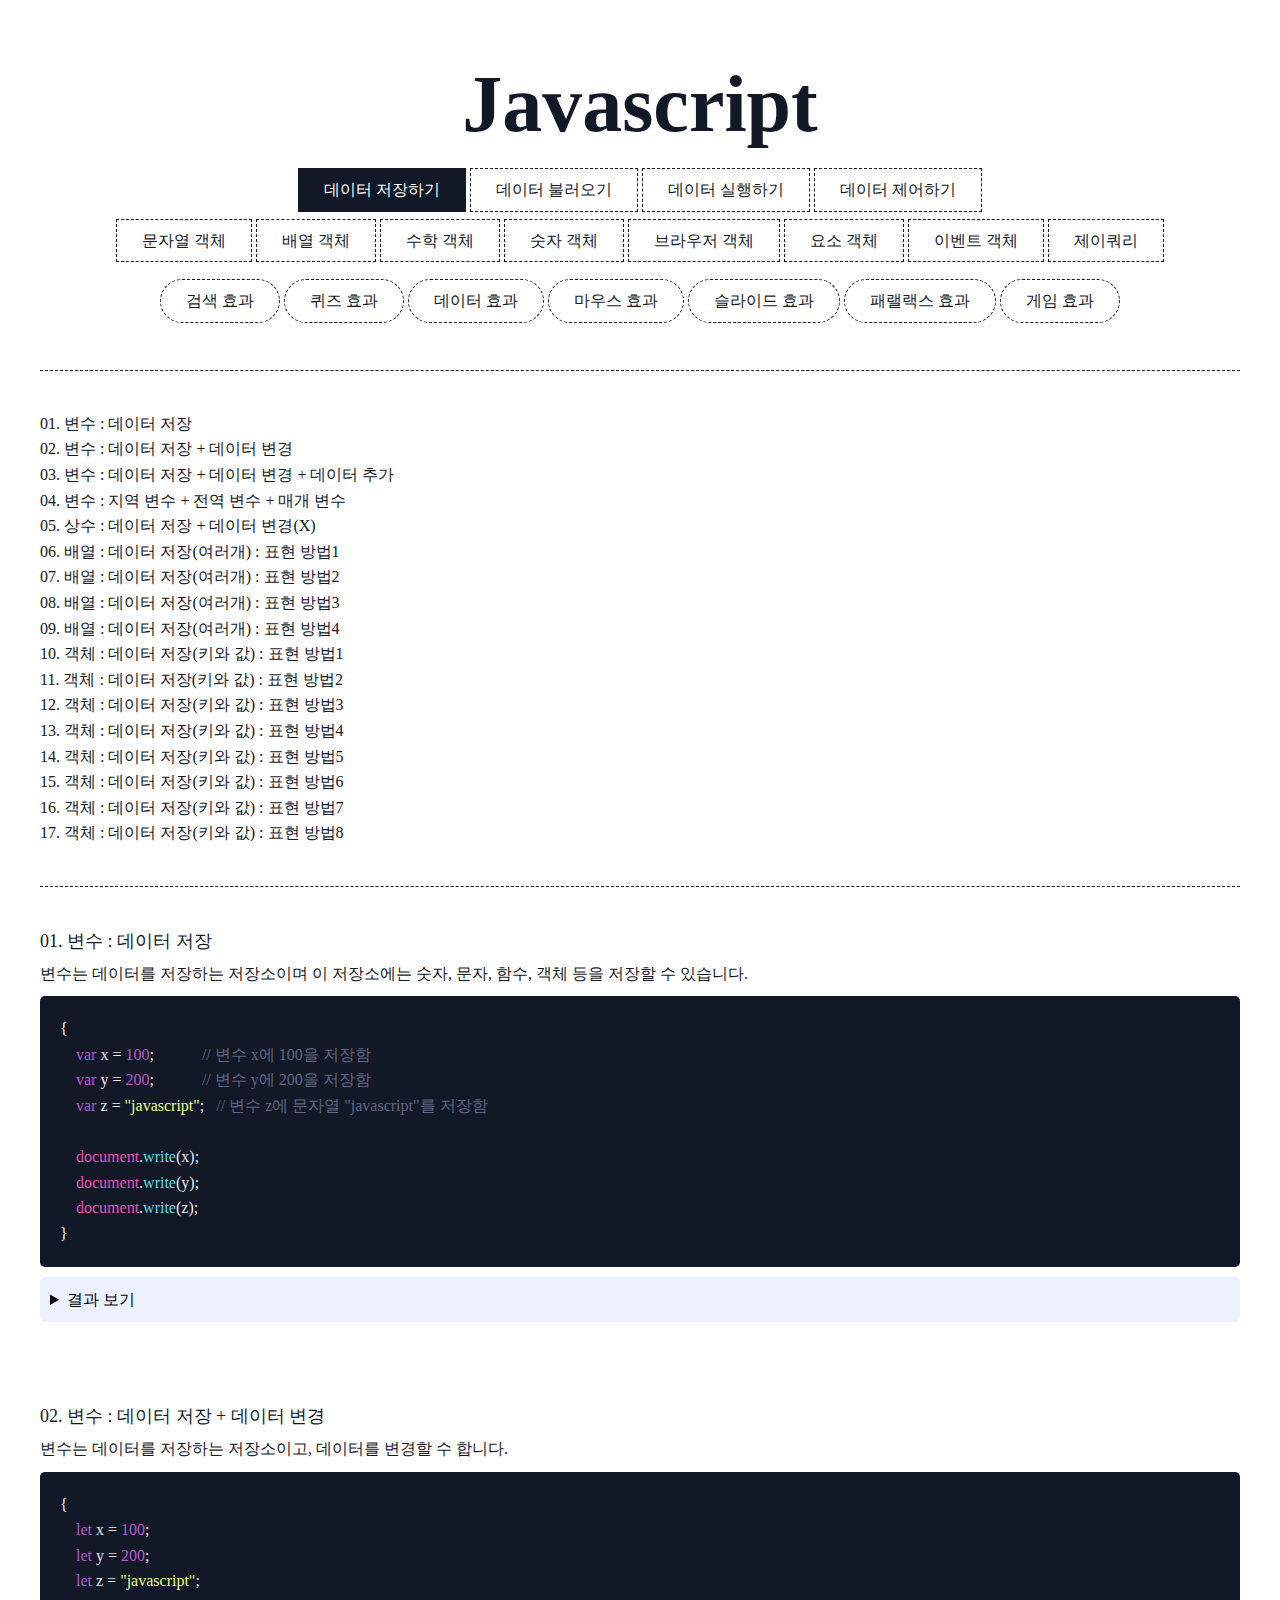
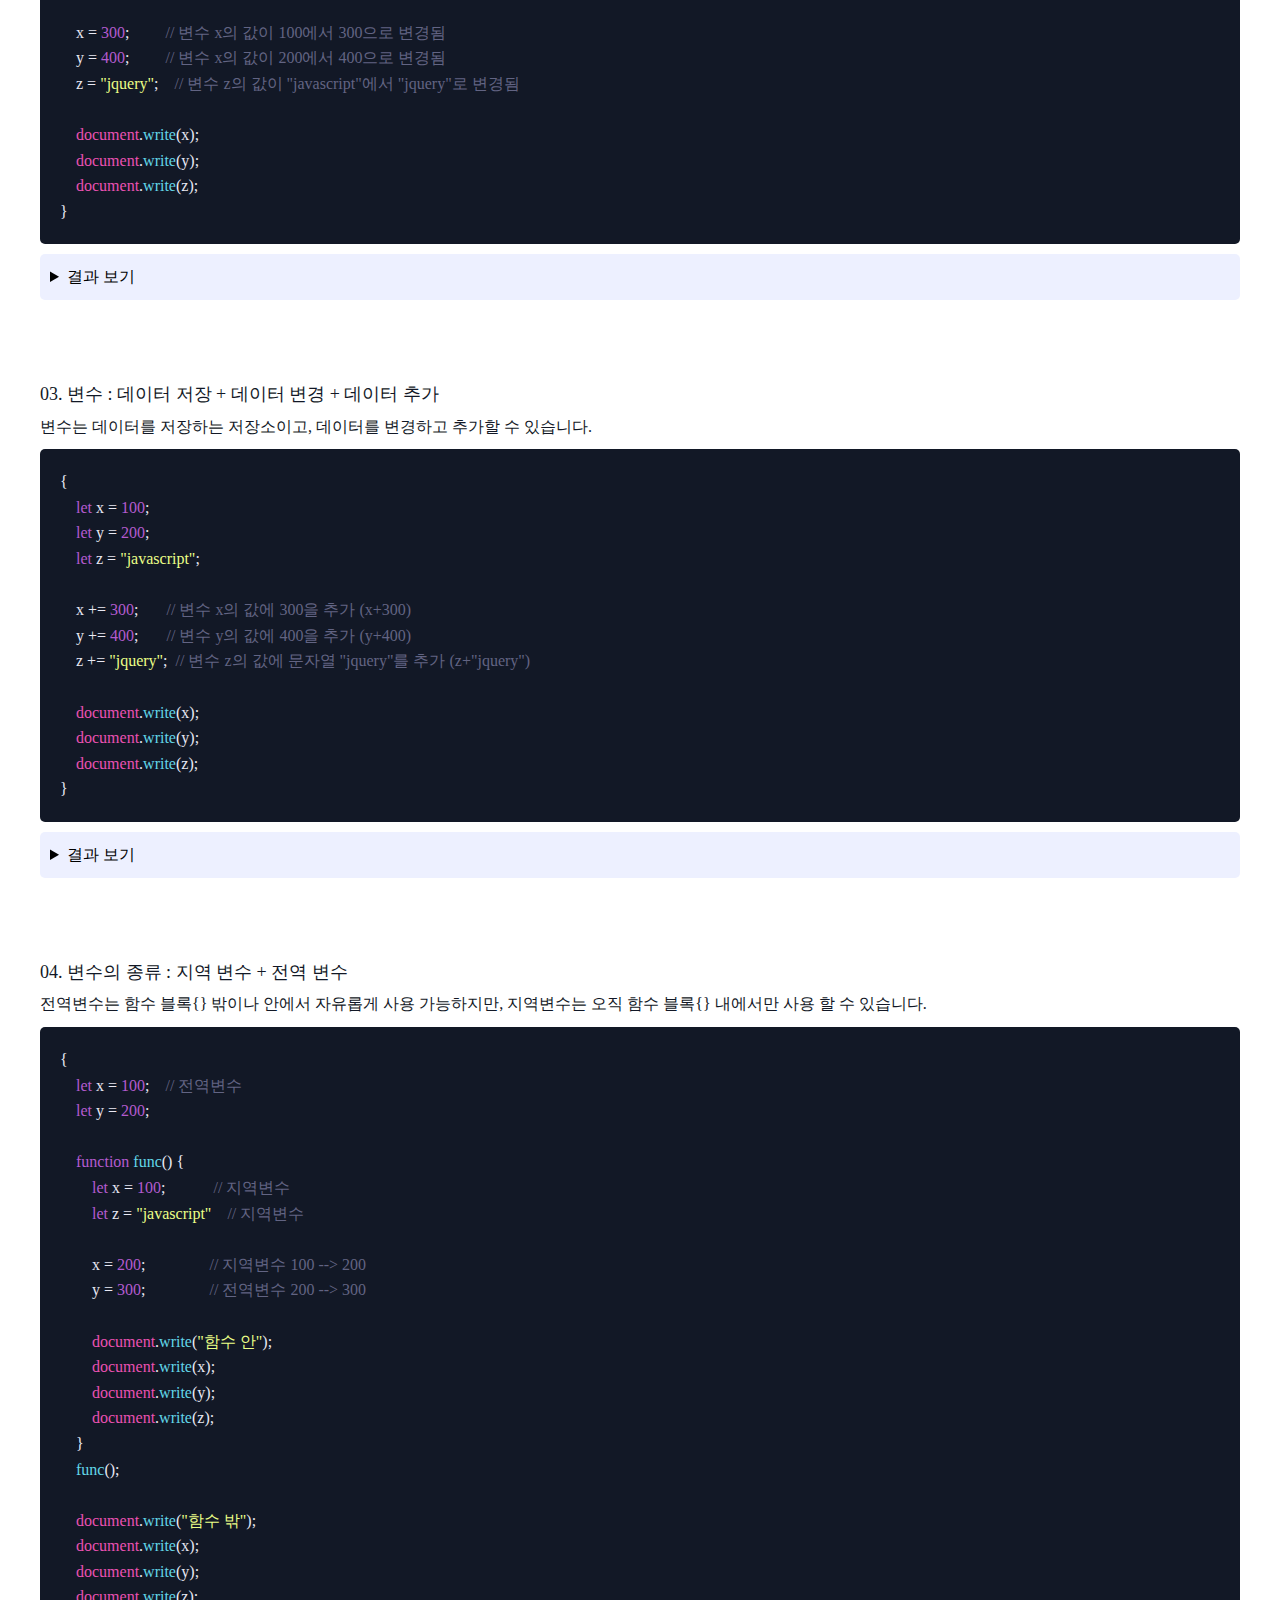
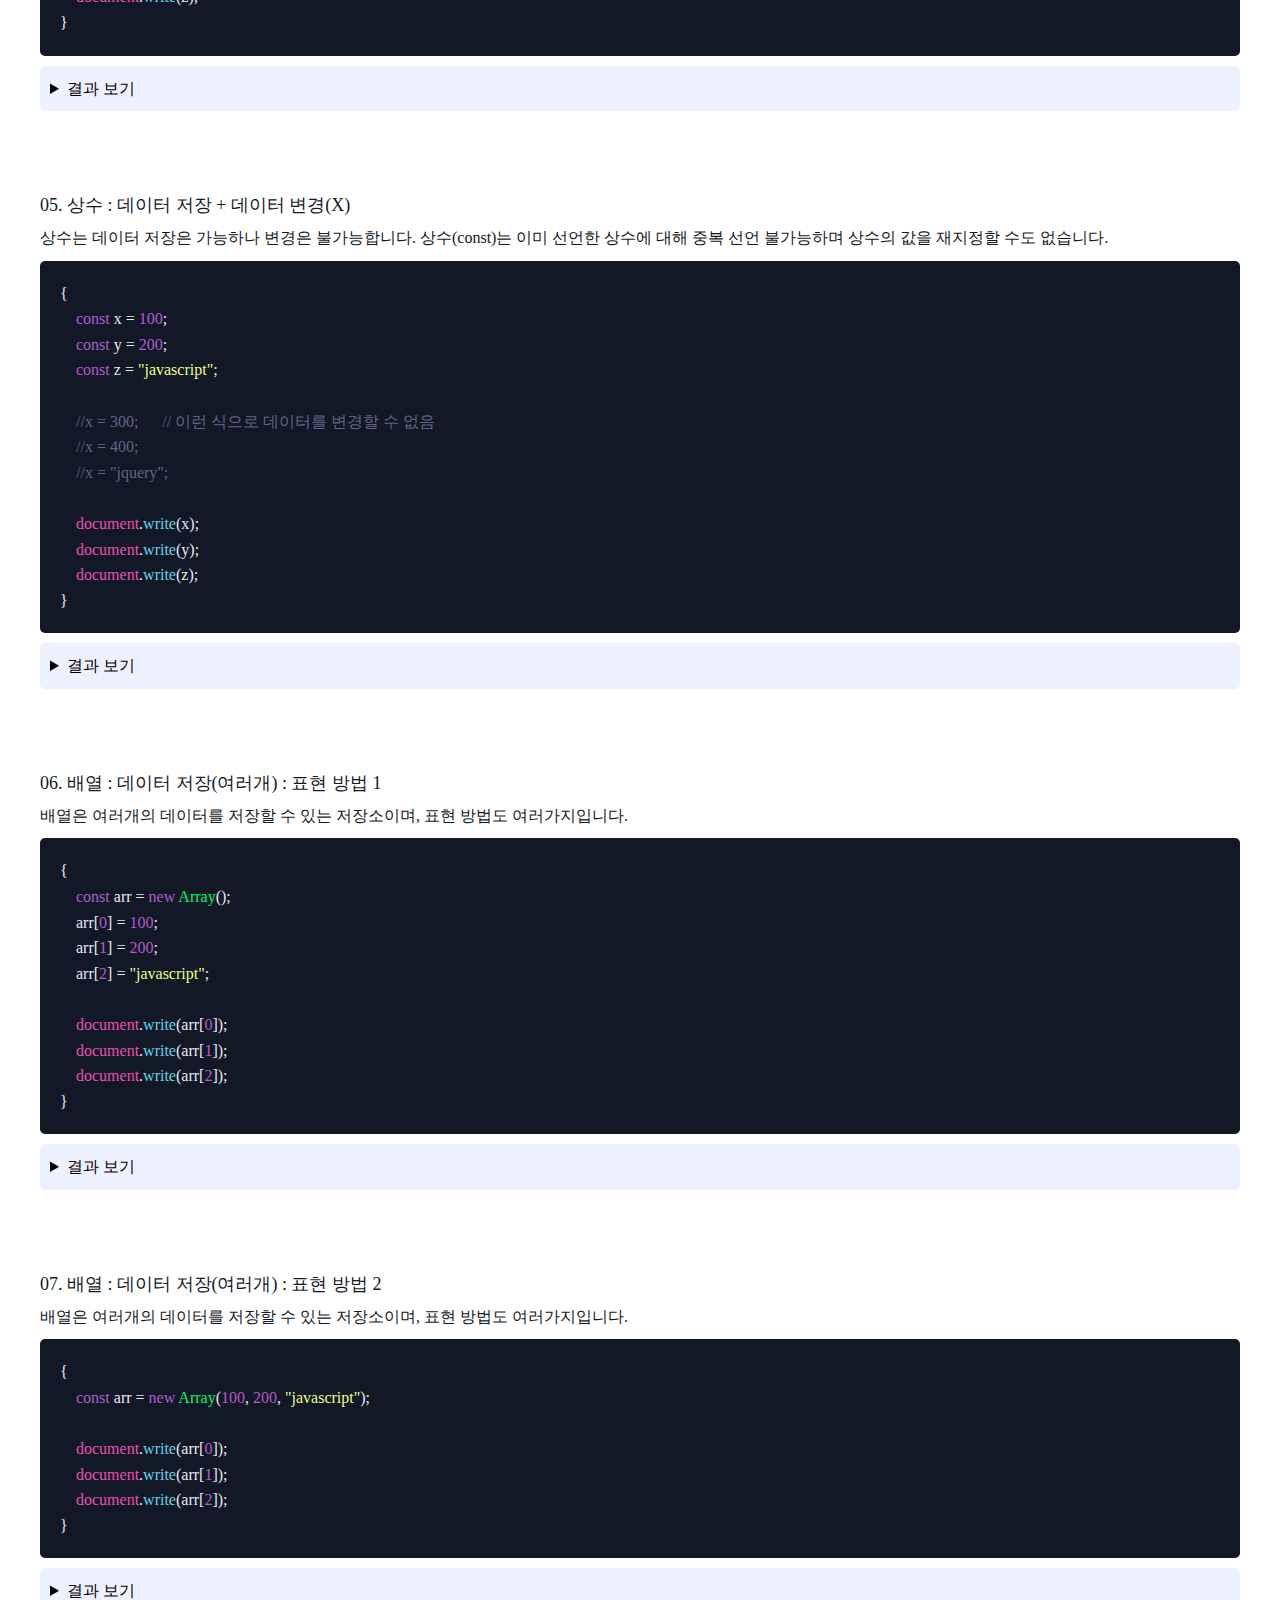
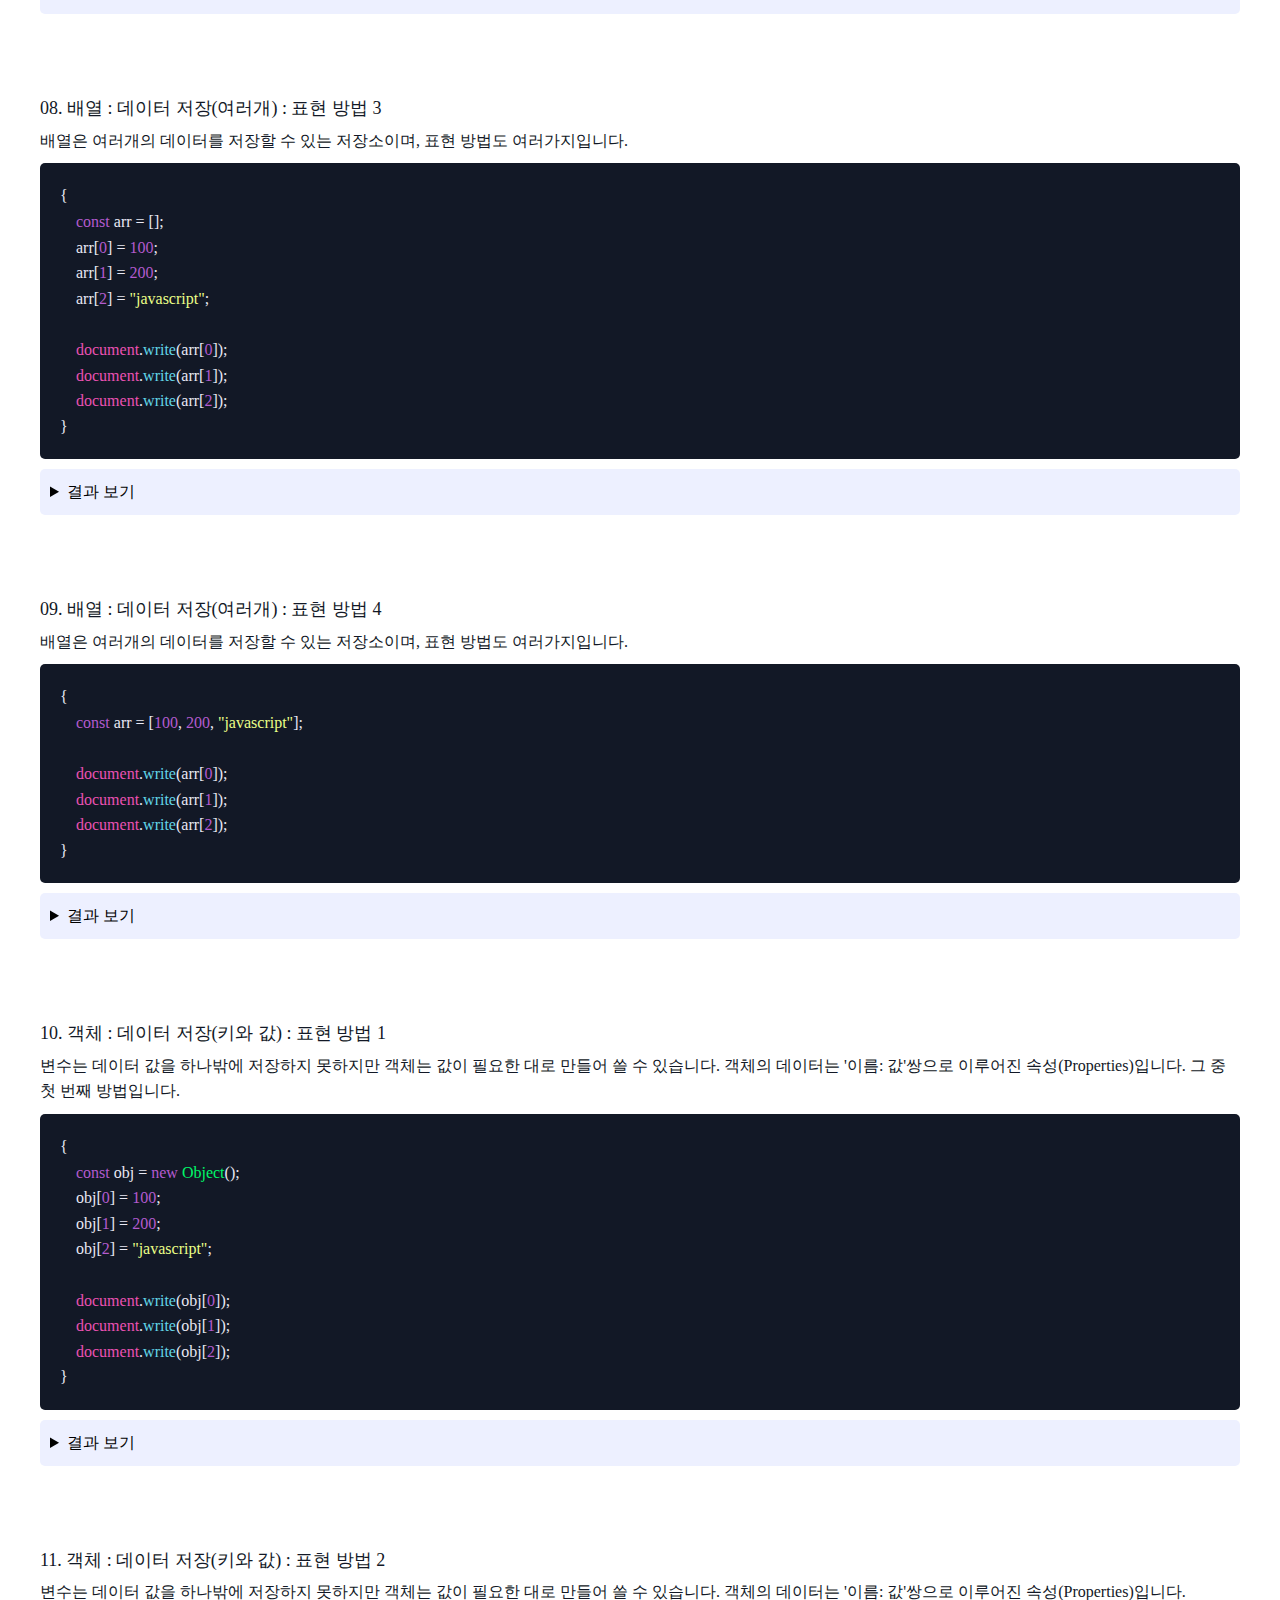
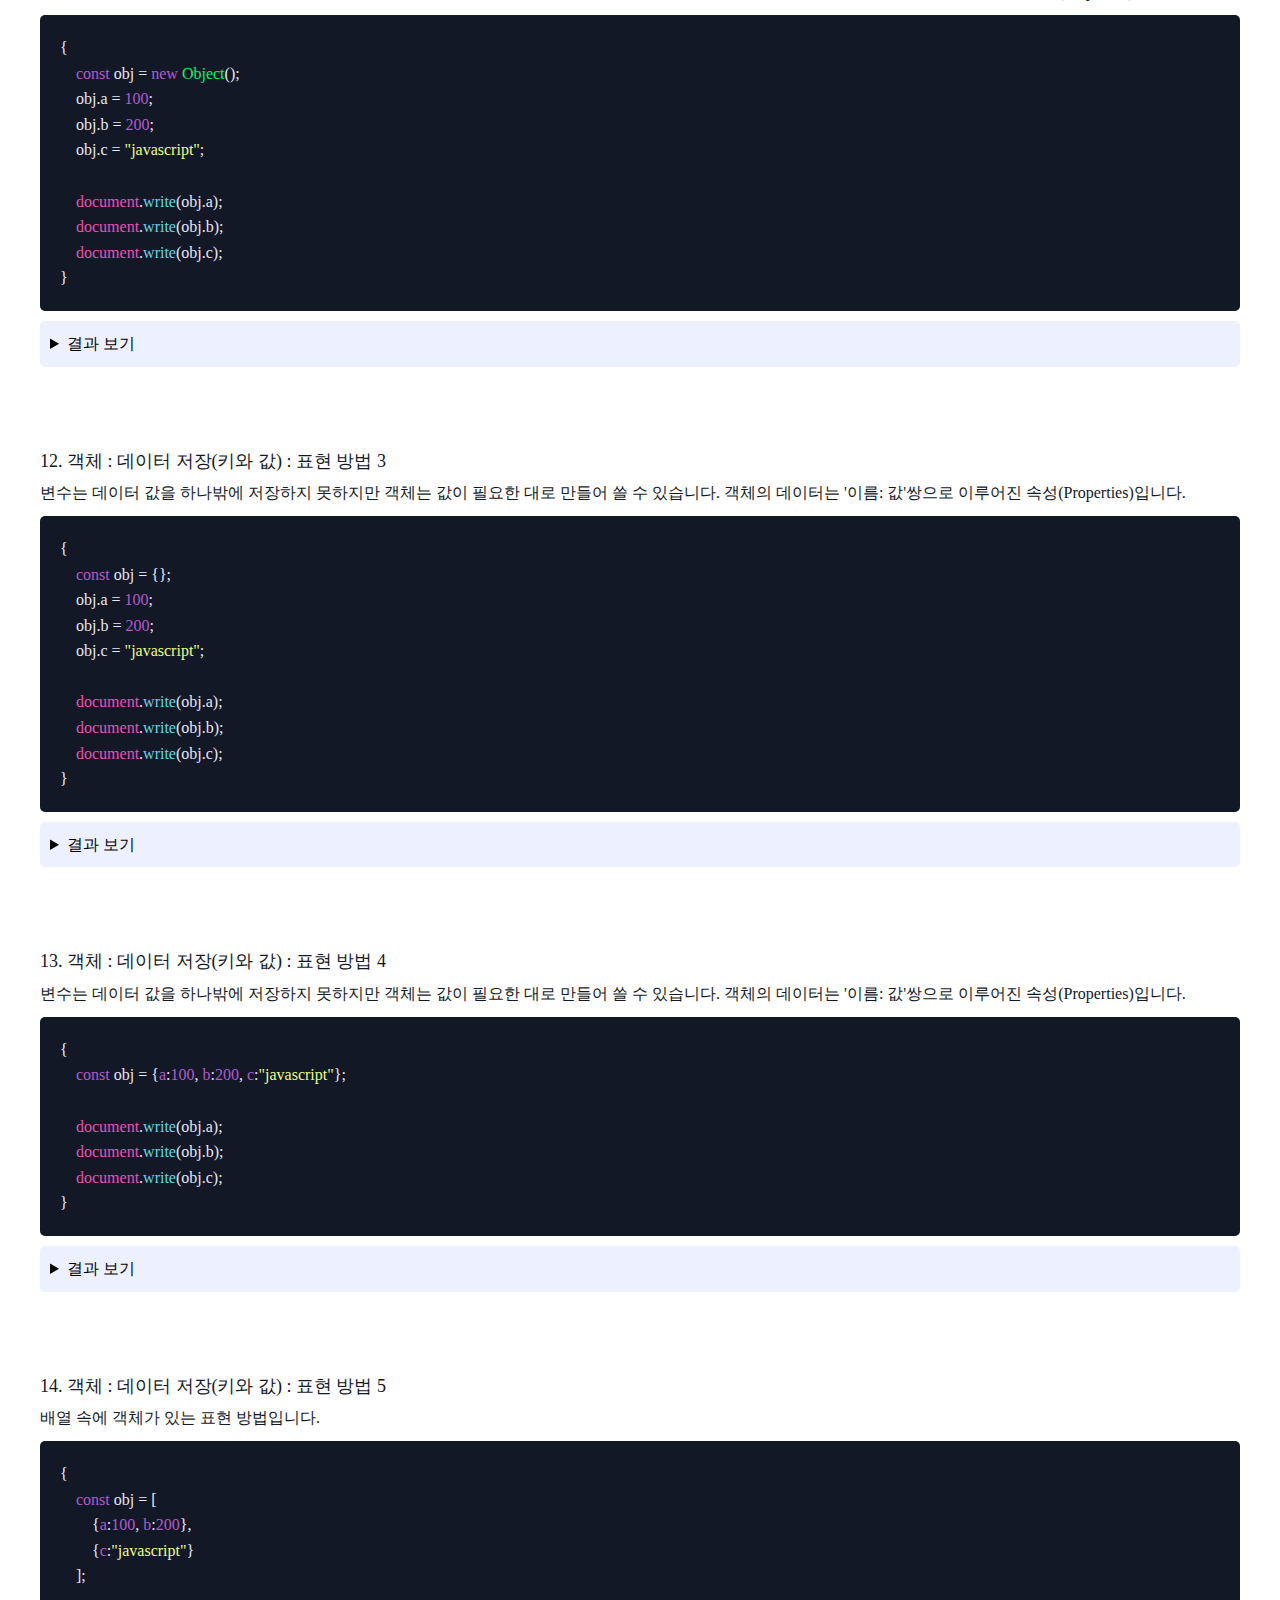
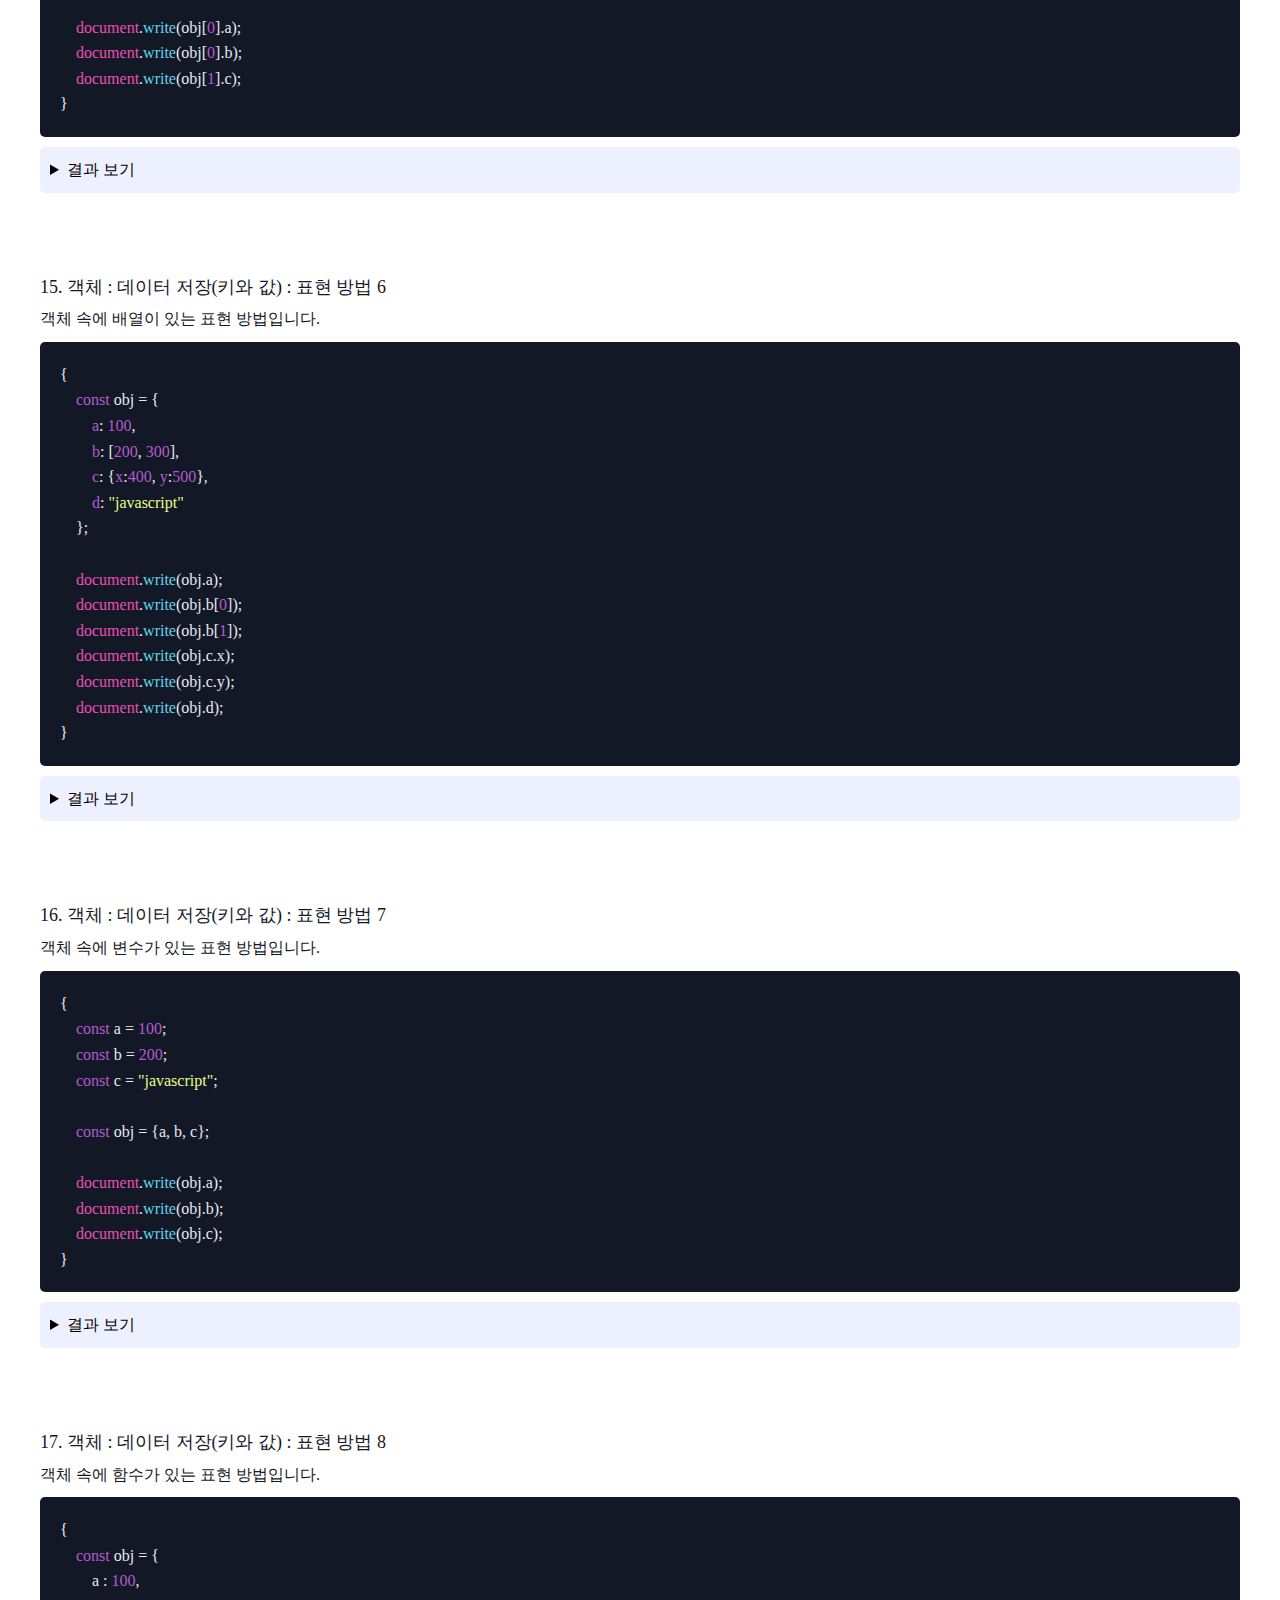
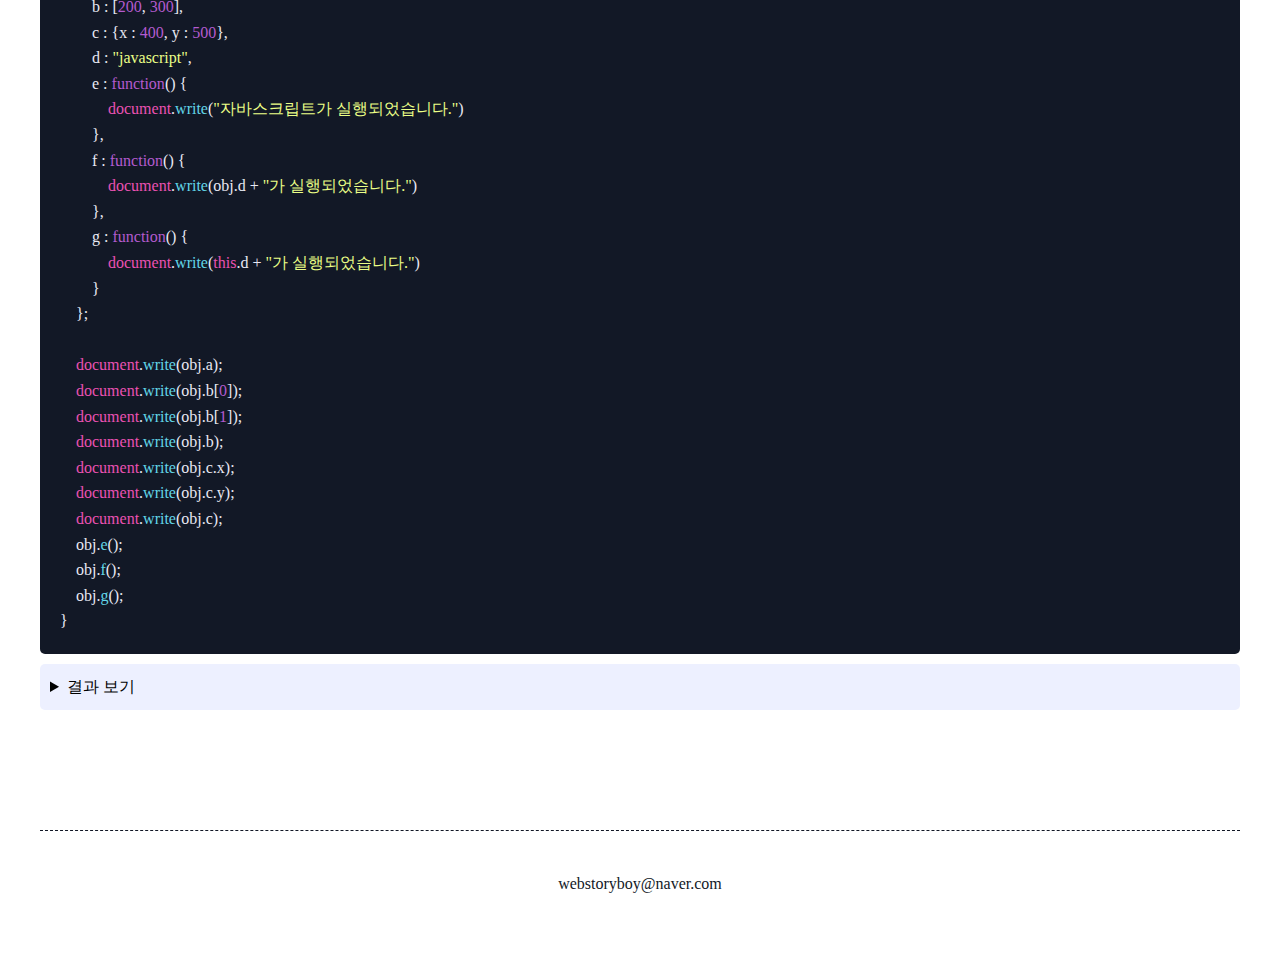
<file: javascript01.html>
<!DOCTYPE html>
<html lang="ko">

<head>
    <meta charset="UTF-8">
    <meta http-equiv="X-UA-Compatible" content="IE=edge">
    <meta name="viewport" content="width=device-width, initial-scale=1.0">
    <title>자바스크립트 : 데이터 저장하기</title>

    <link rel="stylesheet" href="assets/css/style.css">
    <link rel="stylesheet" href="assets/css/dracula.css">
</head>

<body>
    <header id="header">
        <h1><a href="index.html">Javascript</a></h1>
        <nav class="header_nav">
            <ul>
                <li class="active"><a href="javascript01.html">데이터 저장하기</a></li>
                <li><a href="javascript02.html">데이터 불러오기</a></li>
                <li><a href="javascript03.html">데이터 실행하기</a></li>
                <li><a href="javascript04.html">데이터 제어하기</a></li>
            </ul>
            <ul>
                <li><a href="javascript05.html">문자열 객체</a></li>
                <li><a href="javascript06.html">배열 객체</a></li>
                <li><a href="javascript07.html">수학 객체</a></li>
                <li><a href="javascript08.html">숫자 객체</a></li>
                <li><a href="javascript09.html">브라우저 객체</a></li>
                <li><a href="javascript10.html">요소 객체</a></li>
                <li><a href="javascript11.html">이벤트 객체</a></li>
                <li><a href="javascript12.html">제이쿼리</a></li>
            </ul>
            <ul class="effect">
                <li><a href="effect/searchEffect.html">검색 효과</a></li>
                <li><a href="effect/quizEffect.html">퀴즈 효과</a></li>
                <li><a href="effect/dataEffect.html">데이터 효과</a></li>
                <li><a href="effect/mouseEffect.html">마우스 효과</a></li>
                <li><a href="effect/sliderEffect.html">슬라이드 효과</a></li>
                <li><a href="effect/parallaxEffect.html">패랠랙스 효과</a></li>
                <li><a href="effect/gameEffect.html">게임 효과</a></li>
            </ul>
        </nav>
    </header>
    <!-- //header -->

    <main id="main">
        <div class="container">
            <div class="main_menu">
                <ul>
                    <li><a href="#sample01">01. 변수 : 데이터 저장</a></li>
                    <li><a href="#sample02">02. 변수 : 데이터 저장 + 데이터 변경</a></li>
                    <li><a href="#sample03">03. 변수 : 데이터 저장 + 데이터 변경 + 데이터 추가</a></li>
                    <li><a href="#sample04">04. 변수 : 지역 변수 + 전역 변수 + 매개 변수</a></li>
                    <li><a href="#sample05">05. 상수 : 데이터 저장 + 데이터 변경(X)</a></li>
                    <li><a href="#sample06">06. 배열 : 데이터 저장(여러개) : 표현 방법1</a></li>
                    <li><a href="#sample07">07. 배열 : 데이터 저장(여러개) : 표현 방법2</a></li>
                    <li><a href="#sample08">08. 배열 : 데이터 저장(여러개) : 표현 방법3</a></li>
                    <li><a href="#sample09">09. 배열 : 데이터 저장(여러개) : 표현 방법4</a></li>
                    <li><a href="#sample10">10. 객체 : 데이터 저장(키와 값) : 표현 방법1</a></li>
                    <li><a href="#sample11">11. 객체 : 데이터 저장(키와 값) : 표현 방법2</a></li>
                    <li><a href="#sample12">12. 객체 : 데이터 저장(키와 값) : 표현 방법3</a></li>
                    <li><a href="#sample13">13. 객체 : 데이터 저장(키와 값) : 표현 방법4</a></li>
                    <li><a href="#sample14">14. 객체 : 데이터 저장(키와 값) : 표현 방법5</a></li>
                    <li><a href="#sample15">15. 객체 : 데이터 저장(키와 값) : 표현 방법6</a></li>
                    <li><a href="#sample16">16. 객체 : 데이터 저장(키와 값) : 표현 방법7</a></li>
                    <li><a href="#sample17">17. 객체 : 데이터 저장(키와 값) : 표현 방법8</a></li>
                </ul>
            </div>
            <div class="main_sample">
                <div id="sample01" class="sample">
                    <h3>01. 변수 : 데이터 저장</h3>
                    <p>변수는 데이터를 저장하는 저장소이며 이 저장소에는 숫자, 문자, 함수, 객체 등을 저장할 수 있습니다.</p>
                    <div class="script">
                        <pre><code lang="language-js">{
    var x = 100;            // 변수 x에 100을 저장함
    var y = 200;            // 변수 y에 200을 저장함
    var z = "javascript";   // 변수 z에 문자열 "javascript"를 저장함

    document.write(x);
    document.write(y);
    document.write(z);
}
</code></pre>
                    </div>
                    <div class="result">
                        <details>
                            <summary>결과 보기</summary>
                            <div class="sample01_result">
                            </div>
                        </details>
                    </div>
                </div>
                <!-- sample01 -->

                <div id="sample02" class="sample">
                    <h3>02. 변수 : 데이터 저장 + 데이터 변경</h3>
                    <p>
                        변수는 데이터를 저장하는 저장소이고, 데이터를 변경할 수 합니다.
                    </p>
                    <div class="script">
                        <pre><code lang="language-js">{
    let x = 100;
    let y = 200;
    let z = "javascript";

    x = 300;         // 변수 x의 값이 100에서 300으로 변경됨
    y = 400;         // 변수 x의 값이 200에서 400으로 변경됨
    z = "jquery";    // 변수 z의 값이 "javascript"에서 "jquery"로 변경됨

    document.write(x);
    document.write(y);
    document.write(z);
}
</code></pre>
                    </div>
                    <div class="result">
                        <details>
                            <summary>결과 보기</summary>
                            <div class="sample02_result">
                            </div>
                        </details>
                    </div>
                </div>
                <!-- sample02 -->

                <div id="sample03" class="sample">
                    <h3>03. 변수 : 데이터 저장 + 데이터 변경 + 데이터 추가</h3>
                    <p>
                        변수는 데이터를 저장하는 저장소이고, 데이터를 변경하고 추가할 수 있습니다.
                    </p>
                    <div class="script">
                        <pre><code lang="language-js">{
    let x = 100;
    let y = 200;
    let z = "javascript";

    x += 300;       // 변수 x의 값에 300을 추가 (x+300)
    y += 400;       // 변수 y의 값에 400을 추가 (y+400)
    z += "jquery";  // 변수 z의 값에 문자열 "jquery"를 추가 (z+"jquery")

    document.write(x);
    document.write(y);
    document.write(z);
}
</code></pre>
                    </div>
                    <div class="result">
                        <details>
                            <summary>결과 보기</summary>
                            <div class="sample03_result">
                            </div>
                        </details>
                    </div>
                </div>
                <!-- sample03 -->

                <div id="sample04" class="sample">
                    <h3>04. 변수의 종류 : 지역 변수 + 전역 변수</h3>
                    <p>
                        전역변수는 함수 블록{} 밖이나 안에서 자유롭게 사용 가능하지만,
                        지역변수는 오직 함수 블록{} 내에서만 사용 할 수 있습니다.
                    </p>
                    <div class="script">
                        <pre><code lang="language-js">{
    let x = 100;    // 전역변수
    let y = 200;

    function func() {
        let x = 100;            // 지역변수
        let z = "javascript"    // 지역변수

        x = 200;                // 지역변수 100 --> 200
        y = 300;                // 전역변수 200 --> 300

        document.write("함수 안");
        document.write(x);
        document.write(y);
        document.write(z);
    }
    func();

    document.write("함수 밖");
    document.write(x);
    document.write(y);
    document.write(z);
}
</code></pre>
                    </div>
                    <div class="result">
                        <details>
                            <summary>결과 보기</summary>
                            <div class="sample04_result">
                                함수 안<br>
                                200 <br>
                                300 <br>
                                javascript <br><br>

                                함수 밖<br>
                                100 <br>
                                300 <br>
                                undefined
                            </div>
                        </details>
                    </div>
                </div>
                <!-- sample04 -->

                <div id="sample05" class="sample">
                    <h3>05. 상수 : 데이터 저장 + 데이터 변경(X)</h3>
                    <p>
                        상수는 데이터 저장은 가능하나 변경은 불가능합니다.
                        상수(const)는 이미 선언한 상수에 대해 중복 선언 불가능하며
                        상수의 값을 재지정할 수도 없습니다.
                    </p>
                    <div class="script">
                        <pre><code lang="language-js">{
    const x = 100;
    const y = 200;
    const z = "javascript";

    //x = 300;      // 이런 식으로 데이터를 변경할 수 없음
    //x = 400;
    //x = "jquery";
            
    document.write(x);
    document.write(y);
    document.write(z);
}
</code></pre>
                    </div>
                    <div class="result">
                        <details>
                            <summary>결과 보기</summary>
                            <div class="sample05_result">
                            </div>
                        </details>
                    </div>
                </div>
                <!-- sample05 -->

                <div id="sample06" class="sample">
                    <h3>06. 배열 : 데이터 저장(여러개) : 표현 방법 1</h3>
                    <p>
                        배열은 여러개의 데이터를 저장할 수 있는 저장소이며, 표현 방법도 여러가지입니다.
                    </p>
                    <div class="script">
                        <pre><code lang="language-js">{
    const arr = new Array();
    arr[0] = 100;
    arr[1] = 200;
    arr[2] = "javascript";
            
    document.write(arr[0]);
    document.write(arr[1]);
    document.write(arr[2]);
}
</code></pre>
                    </div>
                    <div class="result">
                        <details>
                            <summary>결과 보기</summary>
                            <div class="sample06_result">
                            </div>
                        </details>
                    </div>
                </div>
                <!-- sample06 -->

                <div id="sample07" class="sample">
                    <h3>07. 배열 : 데이터 저장(여러개) : 표현 방법 2</h3>
                    <p>
                        배열은 여러개의 데이터를 저장할 수 있는 저장소이며, 표현 방법도 여러가지입니다.
                    </p>
                    <div class="script">
                        <pre><code lang="language-js">{
    const arr = new Array(100, 200, "javascript");
            
    document.write(arr[0]);
    document.write(arr[1]);
    document.write(arr[2]);
}
</code></pre>
                    </div>
                    <div class="result">
                        <details>
                            <summary>결과 보기</summary>
                            <div class="sample07_result">
                            </div>
                        </details>
                    </div>
                </div>
                <!-- sample07 -->

                <div id="sample08" class="sample">
                    <h3>08. 배열 : 데이터 저장(여러개) : 표현 방법 3</h3>
                    <p>
                        배열은 여러개의 데이터를 저장할 수 있는 저장소이며, 표현 방법도 여러가지입니다.
                    </p>
                    <div class="script">
                        <pre><code lang="language-js">{
    const arr = [];
    arr[0] = 100;
    arr[1] = 200;
    arr[2] = "javascript";
            
    document.write(arr[0]);
    document.write(arr[1]);
    document.write(arr[2]);
}
</code></pre>
                    </div>
                    <div class="result">
                        <details>
                            <summary>결과 보기</summary>
                            <div class="sample08_result">
                            </div>
                        </details>
                    </div>
                </div>
                <!-- sample08 -->

                <div id="sample09" class="sample">
                    <h3>09. 배열 : 데이터 저장(여러개) : 표현 방법 4</h3>
                    <p>
                        배열은 여러개의 데이터를 저장할 수 있는 저장소이며, 표현 방법도 여러가지입니다.
                    </p>
                    <div class="script">
                        <pre><code lang="language-js">{
    const arr = [100, 200, "javascript"];
            
    document.write(arr[0]);
    document.write(arr[1]);
    document.write(arr[2]);
}
</code></pre>
                    </div>
                    <div class="result">
                        <details>
                            <summary>결과 보기</summary>
                            <div class="sample09_result">
                            </div>
                        </details>
                    </div>
                </div>
                <!-- sample09 -->

                <div id="sample10" class="sample">
                    <h3>10. 객체 : 데이터 저장(키와 값) : 표현 방법 1</h3>
                    <p>
                        변수는 데이터 값을 하나밖에 저장하지 못하지만 객체는 값이 필요한 대로 만들어 쓸 수 있습니다.
                        객체의 데이터는 '이름: 값'쌍으로 이루어진 속성(Properties)입니다. 그 중 첫 번째 방법입니다.
                    </p>
                    <div class="script">
                        <pre><code lang="language-js">{
    const obj = new Object();
    obj[0] = 100;
    obj[1] = 200;
    obj[2] = "javascript";

    document.write(obj[0]);
    document.write(obj[1]);
    document.write(obj[2]);
}
</code></pre>
                    </div>
                    <div class="result">
                        <details>
                            <summary>결과 보기</summary>
                            <div class="sample10_result">
                            </div>
                        </details>
                    </div>
                </div>
                <!-- sample10 -->

                <div id="sample11" class="sample">
                    <h3>11. 객체 : 데이터 저장(키와 값) : 표현 방법 2</h3>
                    <p>
                        변수는 데이터 값을 하나밖에 저장하지 못하지만 객체는 값이 필요한 대로 만들어 쓸 수 있습니다.
                        객체의 데이터는 '이름: 값'쌍으로 이루어진 속성(Properties)입니다.
                    </p>
                    <div class="script">
                        <pre><code lang="language-js">{
    const obj = new Object();
    obj.a = 100;
    obj.b = 200;
    obj.c = "javascript";

    document.write(obj.a);
    document.write(obj.b);
    document.write(obj.c);
}
</code></pre>
                    </div>
                    <div class="result">
                        <details>
                            <summary>결과 보기</summary>
                            <div class="sample11_result">
                            </div>
                        </details>
                    </div>
                </div>
                <!-- sample11 -->

                <div id="sample12" class="sample">
                    <h3>12. 객체 : 데이터 저장(키와 값) : 표현 방법 3</h3>
                    <p>
                        변수는 데이터 값을 하나밖에 저장하지 못하지만 객체는 값이 필요한 대로 만들어 쓸 수 있습니다.
                        객체의 데이터는 '이름: 값'쌍으로 이루어진 속성(Properties)입니다.
                    </p>
                    <div class="script">
                        <pre><code lang="language-js">{
    const obj = {};
    obj.a = 100;
    obj.b = 200;
    obj.c = "javascript";

    document.write(obj.a);
    document.write(obj.b);
    document.write(obj.c);
}
</code></pre>
                    </div>
                    <div class="result">
                        <details>
                            <summary>결과 보기</summary>
                            <div class="sample12_result">
                            </div>
                        </details>
                    </div>
                </div>
                <!-- sample12 -->

                <div id="sample13" class="sample">
                    <h3>13. 객체 : 데이터 저장(키와 값) : 표현 방법 4</h3>
                    <p>
                        변수는 데이터 값을 하나밖에 저장하지 못하지만 객체는 값이 필요한 대로 만들어 쓸 수 있습니다.
                        객체의 데이터는 '이름: 값'쌍으로 이루어진 속성(Properties)입니다.
                    </p>
                    <div class="script">
                        <pre><code lang="language-js">{
    const obj = {a:100, b:200, c:"javascript"};

    document.write(obj.a);
    document.write(obj.b);
    document.write(obj.c);
}
</code></pre>
                    </div>
                    <div class="result">
                        <details>
                            <summary>결과 보기</summary>
                            <div class="sample13_result">
                            </div>
                        </details>
                    </div>
                </div>
                <!-- sample13 -->

                <div id="sample14" class="sample">
                    <h3>14. 객체 : 데이터 저장(키와 값) : 표현 방법 5</h3>
                    <p>
                        배열 속에 객체가 있는 표현 방법입니다.
                    </p>
                    <div class="script">
                        <pre><code lang="language-js">{
    const obj = [
        {a:100, b:200}, 
        {c:"javascript"}
    ];

    document.write(obj[0].a);
    document.write(obj[0].b);
    document.write(obj[1].c);
}
</code></pre>
                    </div>
                    <div class="result">
                        <details>
                            <summary>결과 보기</summary>
                            <div class="sample14_result">
                            </div>
                        </details>
                    </div>
                </div>
                <!-- sample14 -->

                <div id="sample15" class="sample">
                    <h3>15. 객체 : 데이터 저장(키와 값) : 표현 방법 6</h3>
                    <p>
                        객체 속에 배열이 있는 표현 방법입니다.
                    </p>
                    <div class="script">
                        <pre><code lang="language-js">{
    const obj = {
        a: 100,
        b: [200, 300],
        c: {x:400, y:500},
        d: "javascript"
    };

    document.write(obj.a);
    document.write(obj.b[0]);
    document.write(obj.b[1]);
    document.write(obj.c.x);
    document.write(obj.c.y);
    document.write(obj.d);
}
</code></pre>
                    </div>
                    <div class="result">
                        <details>
                            <summary>결과 보기</summary>
                            <div class="sample15_result">
                            </div>
                        </details>
                    </div>
                </div>
                <!-- sample15 -->

                <div id="sample16" class="sample">
                    <h3>16. 객체 : 데이터 저장(키와 값) : 표현 방법 7</h3>
                    <p>
                        객체 속에 변수가 있는 표현 방법입니다.
                    </p>
                    <div class="script">
                        <pre><code lang="language-js">{
    const a = 100;
    const b = 200;
    const c = "javascript";

    const obj = {a, b, c};

    document.write(obj.a);
    document.write(obj.b);
    document.write(obj.c);
}
</code></pre>
                    </div>
                    <div class="result">
                        <details>
                            <summary>결과 보기</summary>
                            <div class="sample16_result">
                            </div>
                        </details>
                    </div>
                </div>
                <!-- sample16 -->

                <div id="sample17" class="sample">
                    <h3>17. 객체 : 데이터 저장(키와 값) : 표현 방법 8</h3>
                    <p>
                        객체 속에 함수가 있는 표현 방법입니다.
                    </p>
                    <div class="script">
                        <pre><code lang="language-js">{
    const obj = {
        a : 100, 
        b : [200, 300],
        c : {x : 400, y : 500},
        d : "javascript", 
        e : function() {
            document.write("자바스크립트가 실행되었습니다.")
        }, 
        f : function() {
            document.write(obj.d + "가 실행되었습니다.")
        }, 
        g : function() {
            document.write(this.d + "가 실행되었습니다.")
        }
    };

    document.write(obj.a);
    document.write(obj.b[0]);
    document.write(obj.b[1]);
    document.write(obj.b);
    document.write(obj.c.x);
    document.write(obj.c.y);
    document.write(obj.c);
    obj.e();
    obj.f();
    obj.g();
}
</code></pre>
                    </div>
                    <div class="result">
                        <details>
                            <summary>결과 보기</summary>
                            <div class="sample17_result">
                                100<br>
                                200<br>
                                300<br>
                                200,300<br>
                                400<br>
                                500<br>
                                [object Object]<br>
                                자바스크립트가 실행되었습니다.<br>
                                javascript가 실행되었습니다.<br>
                                javascript가 실행되었습니다.
                            </div>
                        </details>
                    </div>
                </div>
                <!-- sample17 -->

            </div>
            <!-- // main_sample -->
        </div>
    </main>
    <!-- //main -->

    <footer id="footer">
        <a href="mailto:webstoryboy@naver.com">webstoryboy@naver.com</a>
    </footer>
    <!-- //footer -->

    <script src="assets/js/highlight.min.js"></script>
    <script>
        hljs.highlightAll();
    </script>
    <script>
        // 01
        {
            var x = 100;    // 변수 x에 100을 저장함
            var y = 200;    // 변수 y에 200을 저장함
            var z = "javascript";   // 변수 z에 문자열 "javascript"를 저장함

            //document.write(x);
            //document.write(y);
            //document.write(z);

            document.querySelector(".sample01_result").innerHTML = x + "<br>" + y + "<br>" + z;
        }

        // 02
        {
            let x = 100;
            let y = 200;
            let z = "javascript";

            x = 300;    // 변수 x의 값이 100에서 300으로 변경됨
            y = 400;    // 변수 x의 값이 200에서 400으로 변경됨
            z = "jquery";    // 변수 z의 값이 "javascript"에서 "jquery"로 변경됨

            //document.write(x);
            //document.write(y);
            //document.write(z);

            document.querySelector(".sample02_result").innerHTML = x + "<br>" + y + "<br>" + z;
        }

        // 03
        {
            let x = 100;
            let y = 200;
            let z = "javascript";

            x += 300;       // 변수 x의 값에 300을 추가 (x+300)
            y += 400;       // 변수 y의 값에 400을 추가 (y+400)
            z += "jquery";  // 변수 z의 값에 문자열 "jquery"를 추가 (z+"jquery")

            //document.write(x);
            //document.write(y);
            //document.write(z);

            document.querySelector(".sample03_result").innerHTML = x + "<br>" + y + "<br>" + z;
        }

        // 04
        {
            let x1 = 100;    // 전역변수
            let y1 = 200;

            function func() {
                let x1 = 100;            // 지역변수
                let z1 = "javascript"    // 지역변수

                x1 = 200;                // 지역변수 100 --> 200
                y1 = 300;                // 전역변수 200 --> 300

                // document.write("함수 안<br>");
                // document.write(x1, "<br>");
                // document.write(y1, "<br>");
                // document.write(z1, "<br>");
            }
            func();

            // document.write("<br>함수 밖<br>");
            // document.write(x1, "<br>");
            // document.write(y1, "<br>");
            // document.write(z1); // undifined // null
        }

        // 05 
        {
            const x = 100;
            const y = 200;
            const z = "javascript";

            //x = 300;      // 변경할 수 없음
            //x = 400;
            //x = "jquery";

            // document.write(arr[0]);
            // document.write(arr[1]);
            // document.write(arr[2]);

            document.querySelector(".sample05_result").innerHTML = x + "<br>" + y + "<br>" + z;
        }

        // 06
        {
            const arr = new Array();
            arr[0] = 100;
            arr[1] = 200;
            arr[2] = "javascript";

            // document.write(arr[0]);
            // document.write(arr[1]);
            // document.write(arr[2]);

            document.querySelector(".sample06_result").innerHTML = arr[0] + "<br>" + arr[1] + "<br>" + arr[2];
        }

        // 07
        {
            const arr = new Array(100, 200, "javascript");

            // document.write(arr[0]);
            // document.write(arr[1]);
            // document.write(arr[2]);

            document.querySelector(".sample07_result").innerHTML = arr[0] + "<br>" + arr[1] + "<br>" + arr[2];
        }

        // 08
        {
            const arr = [];
            arr[0] = 100;
            arr[1] = 200;
            arr[2] = "javascript";

            // document.write(arr[0]);
            // document.write(arr[1]);
            // document.write(arr[2]);

            document.querySelector(".sample08_result").innerHTML = arr[0] + "<br>" + arr[1] + "<br>" + arr[2];
        }

        // 09
        {
            const arr = [100, 200, "javascript"];

            // document.write(arr[0]);
            // document.write(arr[1]);
            // document.write(arr[2]);

            document.querySelector(".sample09_result").innerHTML = arr[0] + "<br>" + arr[1] + "<br>" + arr[2];
        }

        // 10
        {
            const obj = new Object();
            obj[0] = 100;
            obj[1] = 200;
            obj[2] = "javascript";

            // document.write(obj[0]);
            // document.write(obj[1]);
            // document.write(obj[2]);

            document.querySelector(".sample10_result").innerHTML = obj[0] + "<br>" + obj[1] + "<br>" + obj[2];
        }

        // 11
        {
            const obj = new Object();
            obj.a = 100;
            obj.b = 200;
            obj.c = "javascript";

            // document.write(obj.a);
            // document.write(obj.b);
            // document.write(obj.c);

            document.querySelector(".sample11_result").innerHTML = obj.a + "<br>" + obj.b + "<br>" + obj.c;
        }

        // 12
        {
            const obj = {};
            obj.a = 100;
            obj.b = 200;
            obj.c = "javascript";

            // document.write(obj.a);
            // document.write(obj.b);
            // document.write(obj.c);

            document.querySelector(".sample12_result").innerHTML = obj.a + "<br>" + obj.b + "<br>" + obj.c;
        }

        // 13
        {
            const obj = { a: 100, b: 200, c: "javascript" };

            // document.write(obj.a);
            // document.write(obj.b);
            // document.write(obj.c);

            document.querySelector(".sample13_result").innerHTML = obj.a + "<br>" + obj.b + "<br>" + obj.c;
        }

        // 14 객체 : 배열 속의 객체
        {
            const obj = [
                { a: 100, b: 200 },
                { c: "javascript" }
            ];

            // document.write(obj[0].a);
            // document.write(obj[0].b);
            // document.write(obj[1].c);

            document.querySelector(".sample14_result").innerHTML = obj[0].a + "<br>" + obj[0].b + "<br>" + obj[1].c;
        }

        // 15 객체 : 객체 속의 배열
        {
            const obj = {
                a: 100,
                b: [200, 300],
                c: { x: 400, y: 500 },
                d: "javascript"
            };

            // document.write(obj.a);
            // document.write(obj.b[0]);
            // document.write(obj.b[1]);
            // document.write(obj.c.x);
            // document.write(obj.c.y);
            // document.write(obj.d);

            document.querySelector(".sample15_result").innerHTML = obj.a + "<br>" + obj.b[0] + "<br>" + obj.b[1] + "<br>" + obj.c.x + "<br>" + obj.c.y + "<br>" + obj.d;
        }

        // 16 객체 : 객체 속의 변수
        {
            const a = 100;
            const b = 200;
            const c = "javascript";

            const obj = { a, b, c };

            // document.write(obj.a);
            // document.write(obj.b);
            // document.write(obj.c);

            document.querySelector(".sample16_result").innerHTML = obj.a + "<br>" + obj.b + "<br>" + obj.c;
        }

        // 17 객체 : 객체 속의 함수
        {
            const obj = {
                a: 100,
                b: [200, 300],
                c: { x: 400, y: 500 },
                d: "javascript",
                e: function () {
                    document.write("자바스크립트가 실행되었습니다.")
                },
                f: function () {
                    document.write(obj.d + "가 실행되었습니다.")
                },
                g: function () {
                    document.write(this.d + "가 실행되었습니다.")
                }
            };

            // document.write(obj.a);
            // document.write(obj.b[0]);
            // document.write(obj.b[1]);
            // document.write(obj.b);
            // document.write(obj.c.x);
            // document.write(obj.c.y);
            // document.write(obj.c);
            // obj.e();
            // obj.f();
            // obj.g();
        }
    </script>
</body>

</html>
</file>
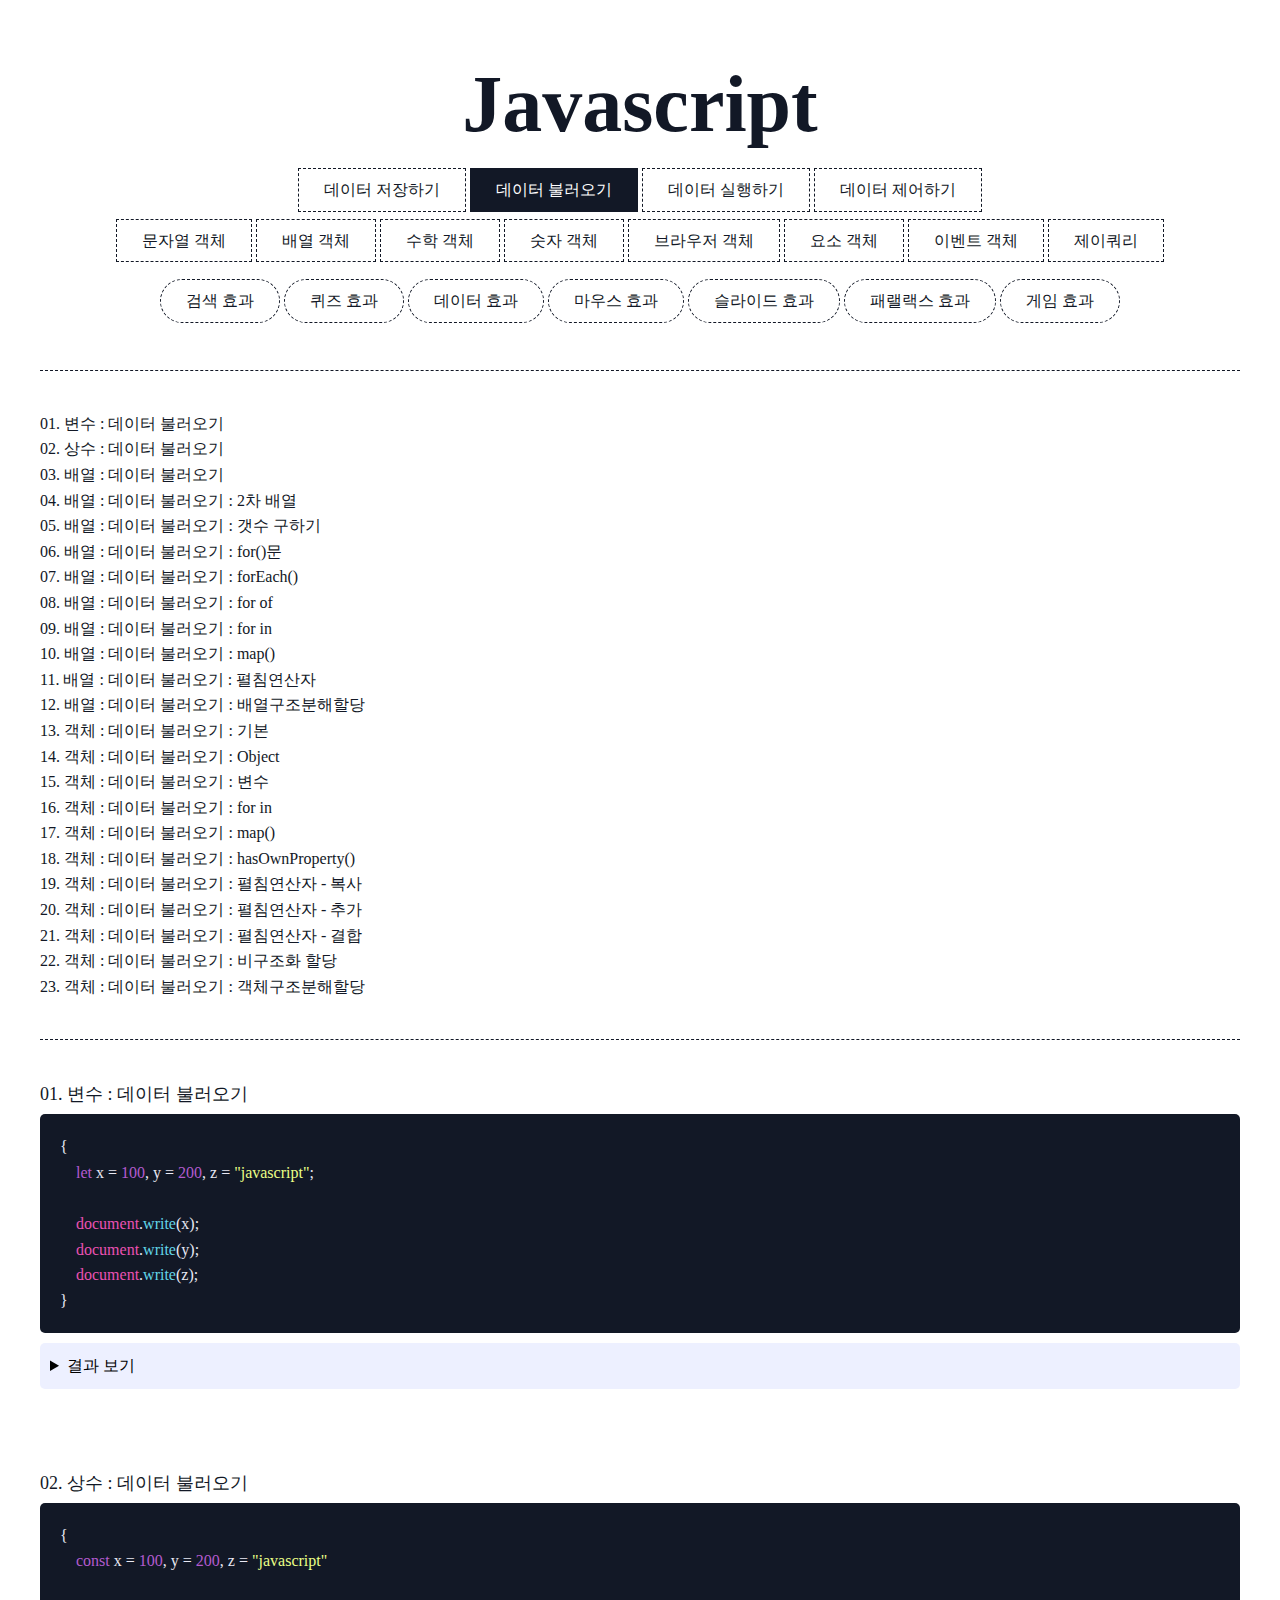
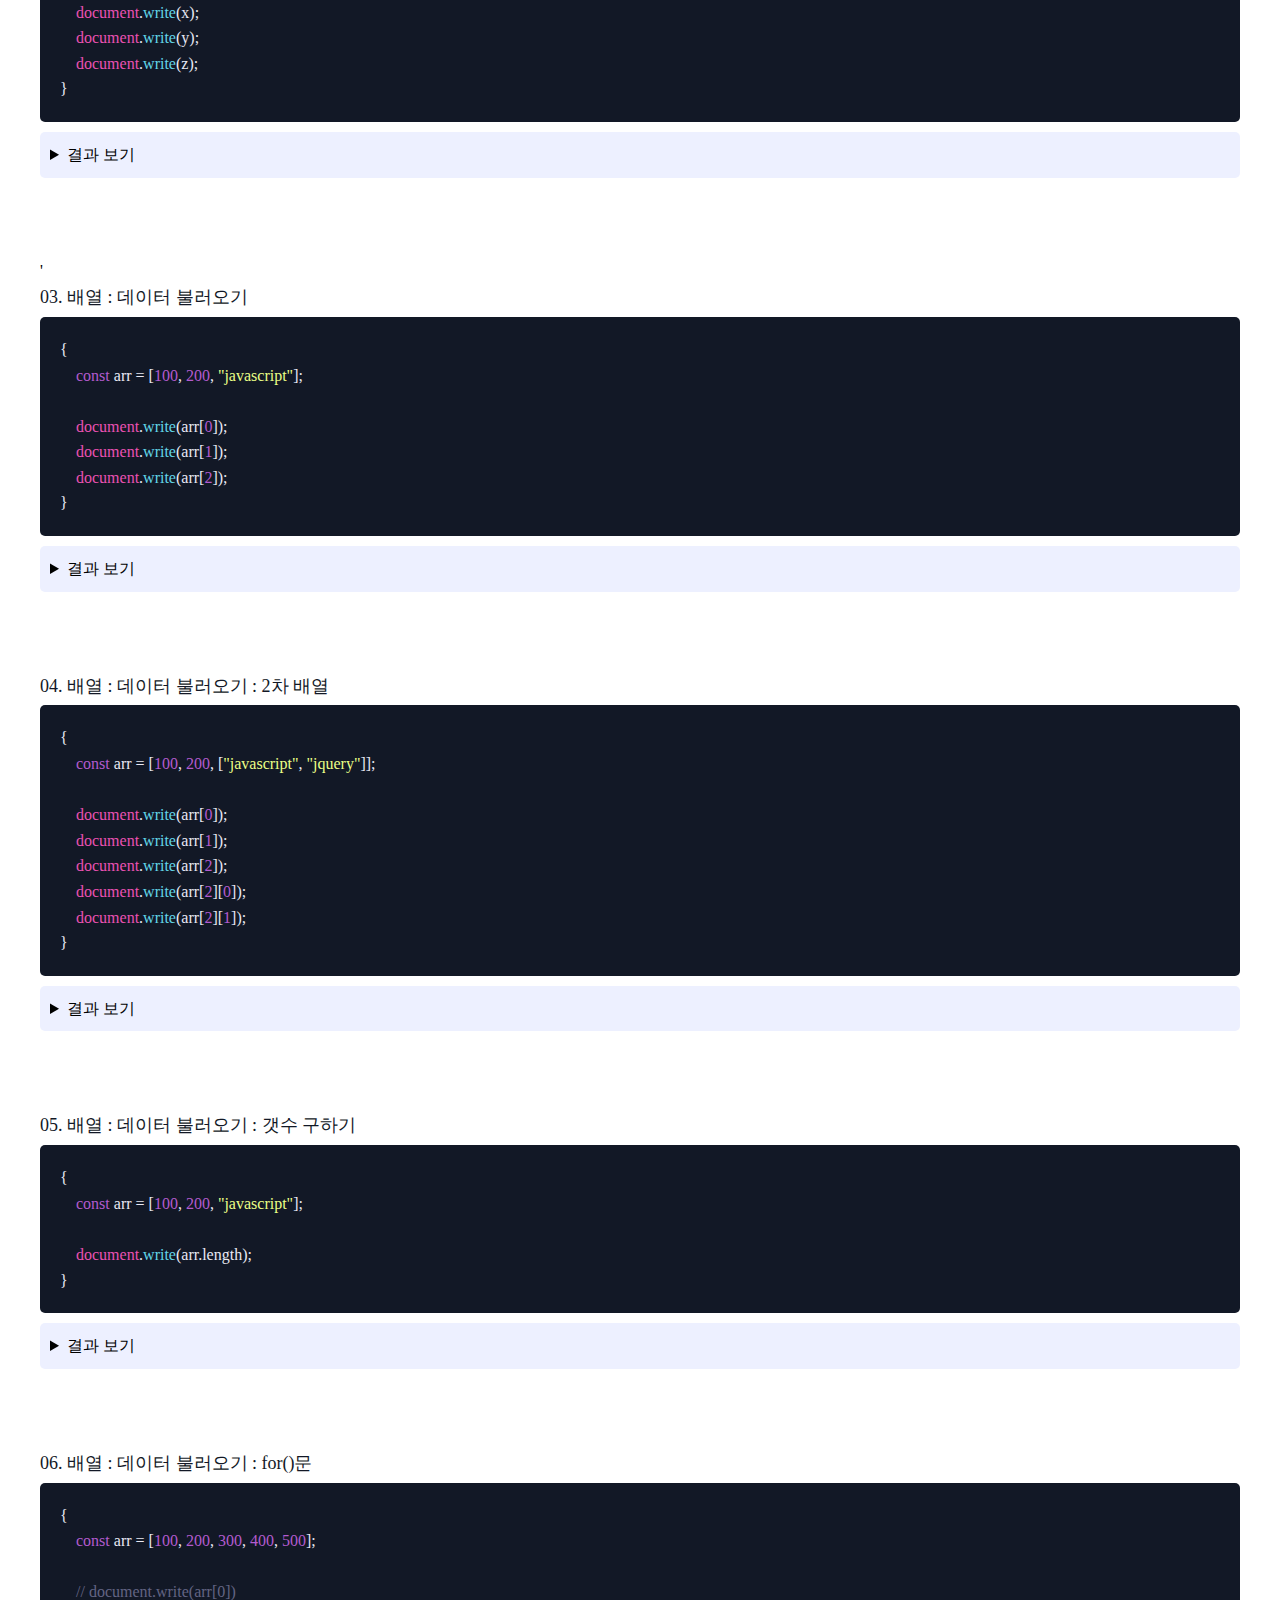
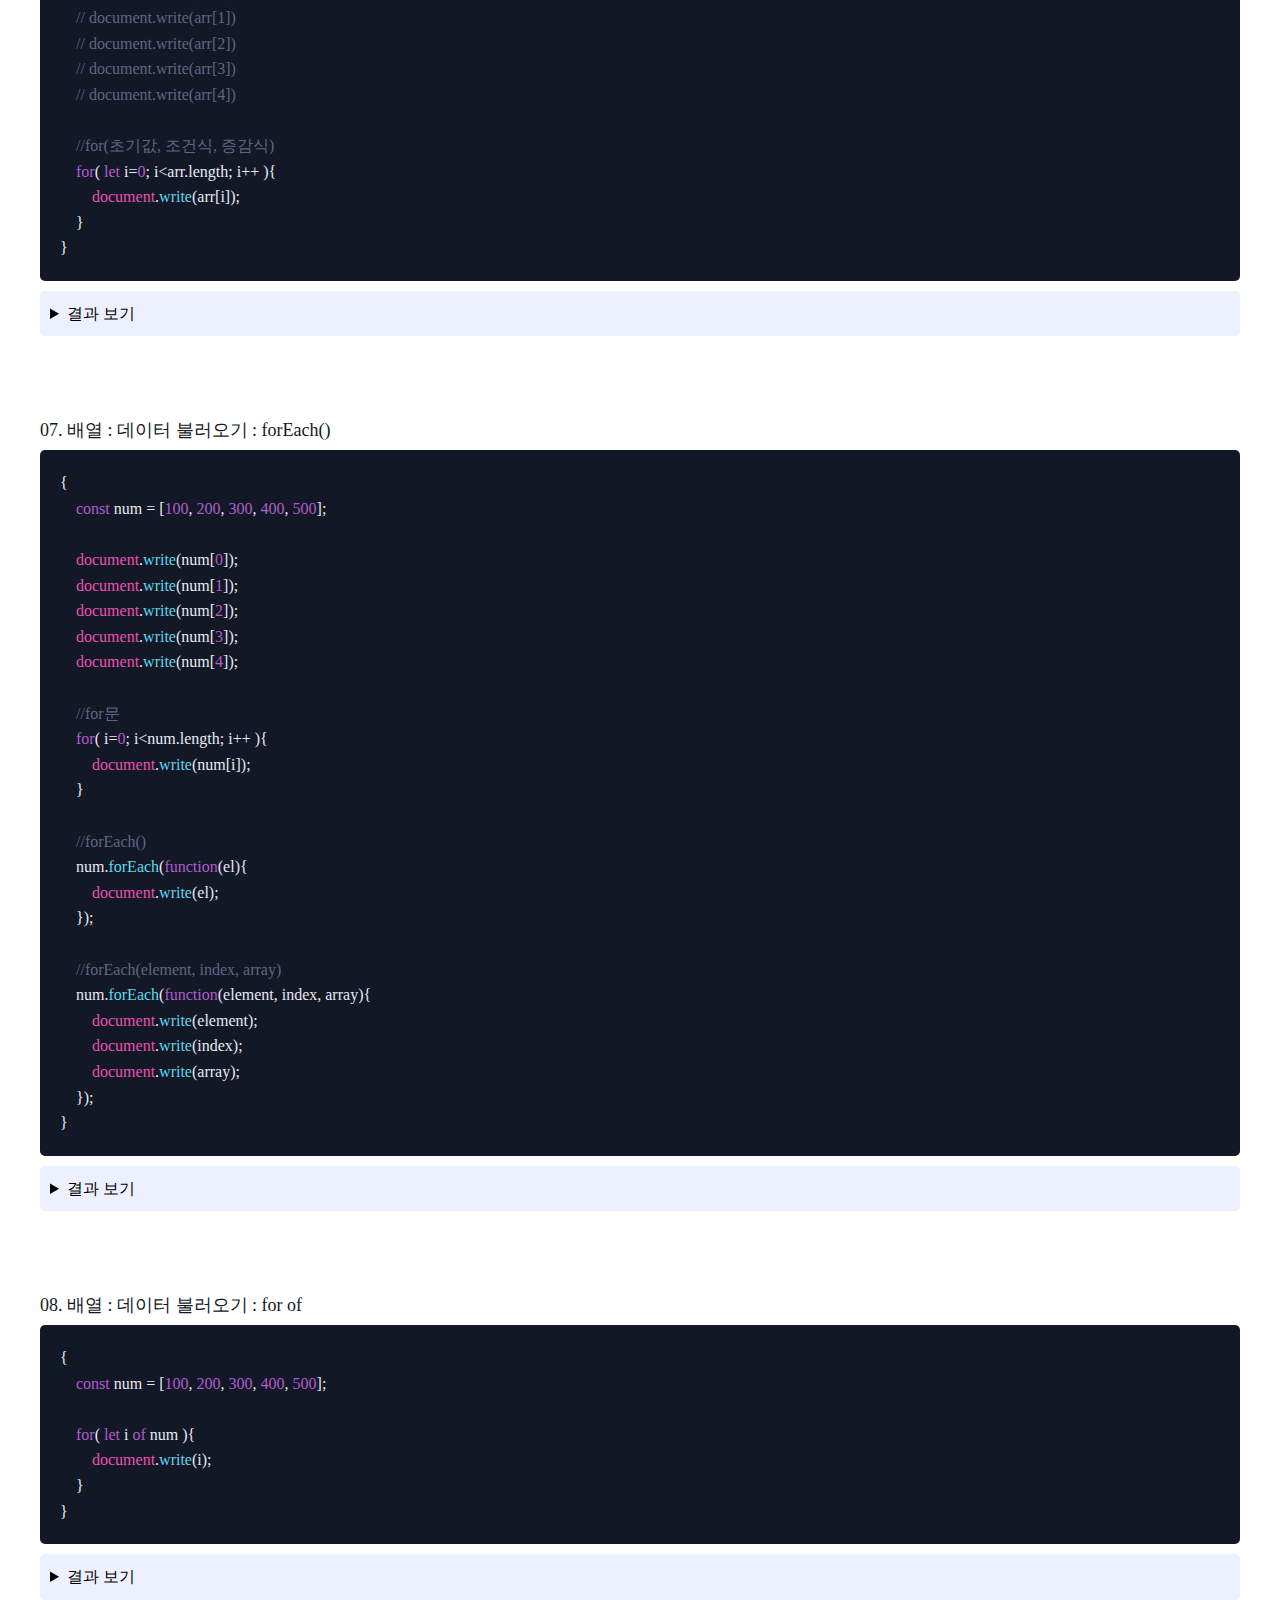
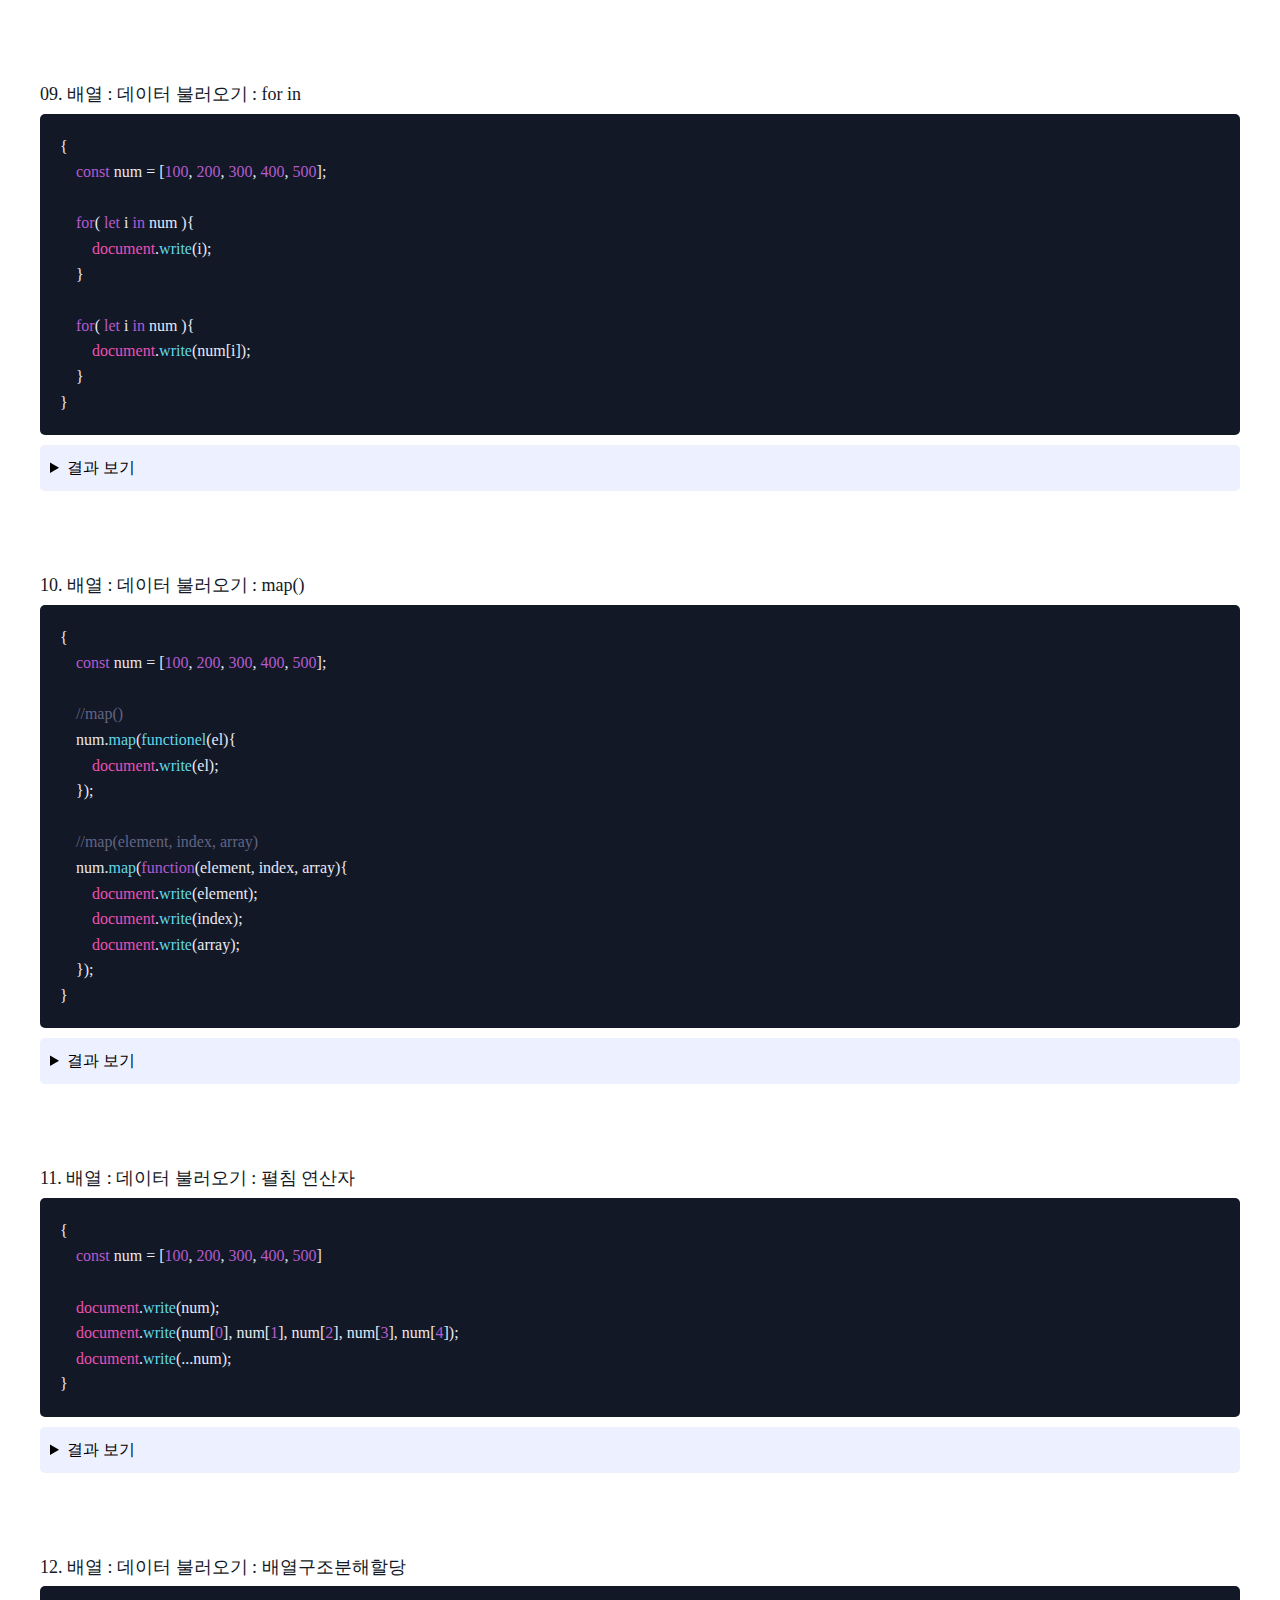
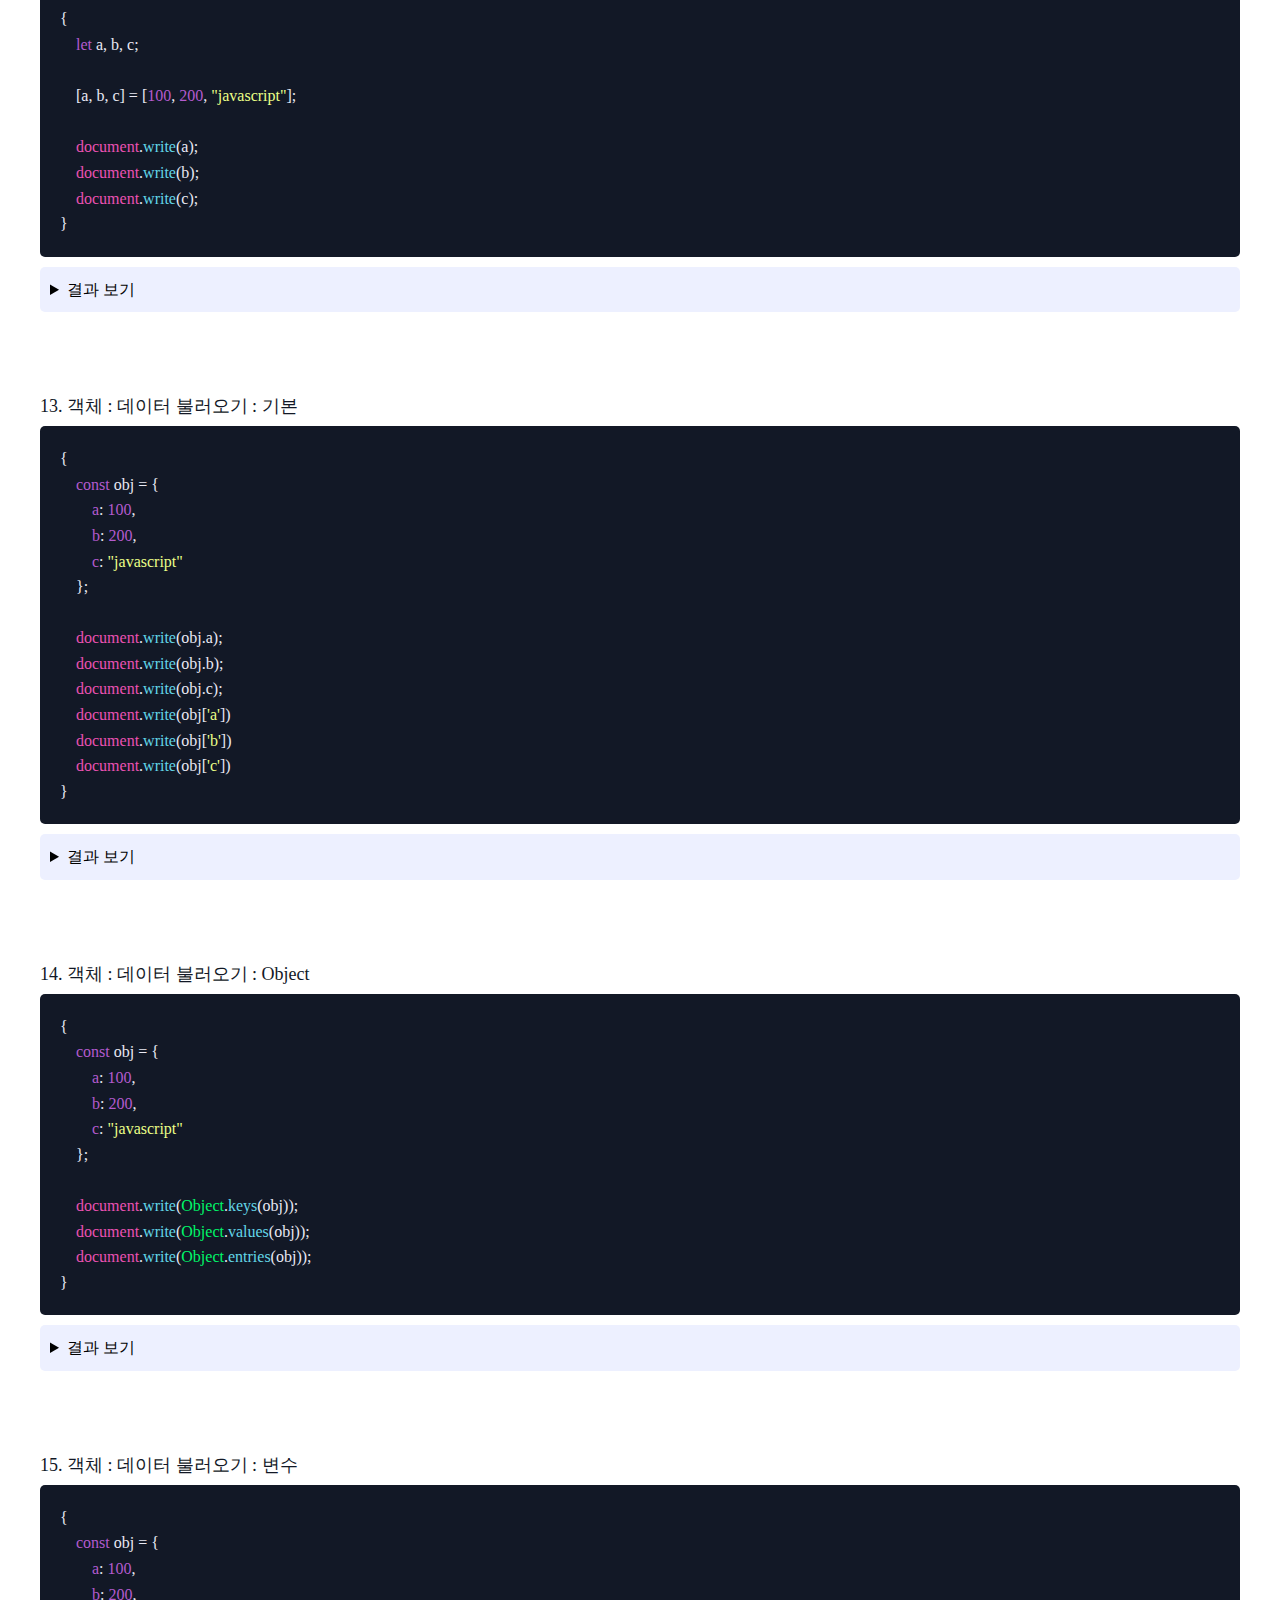
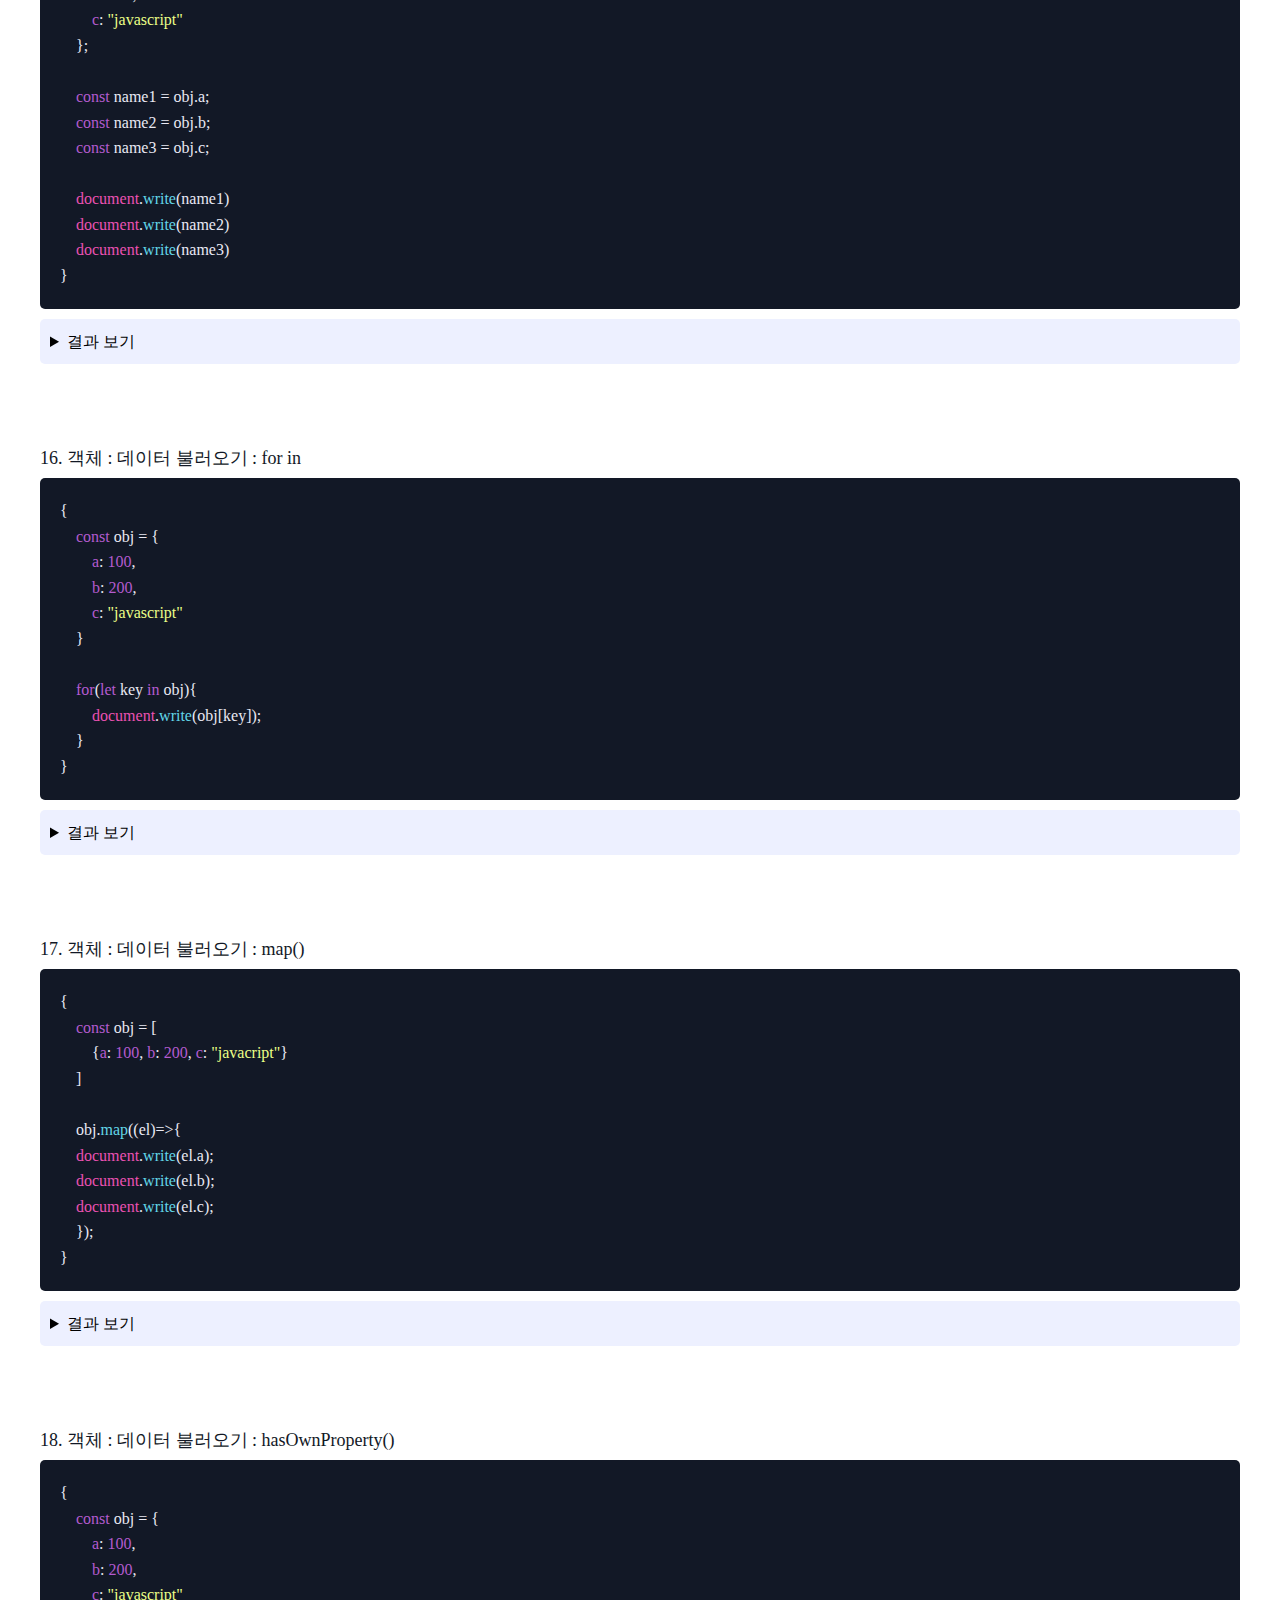
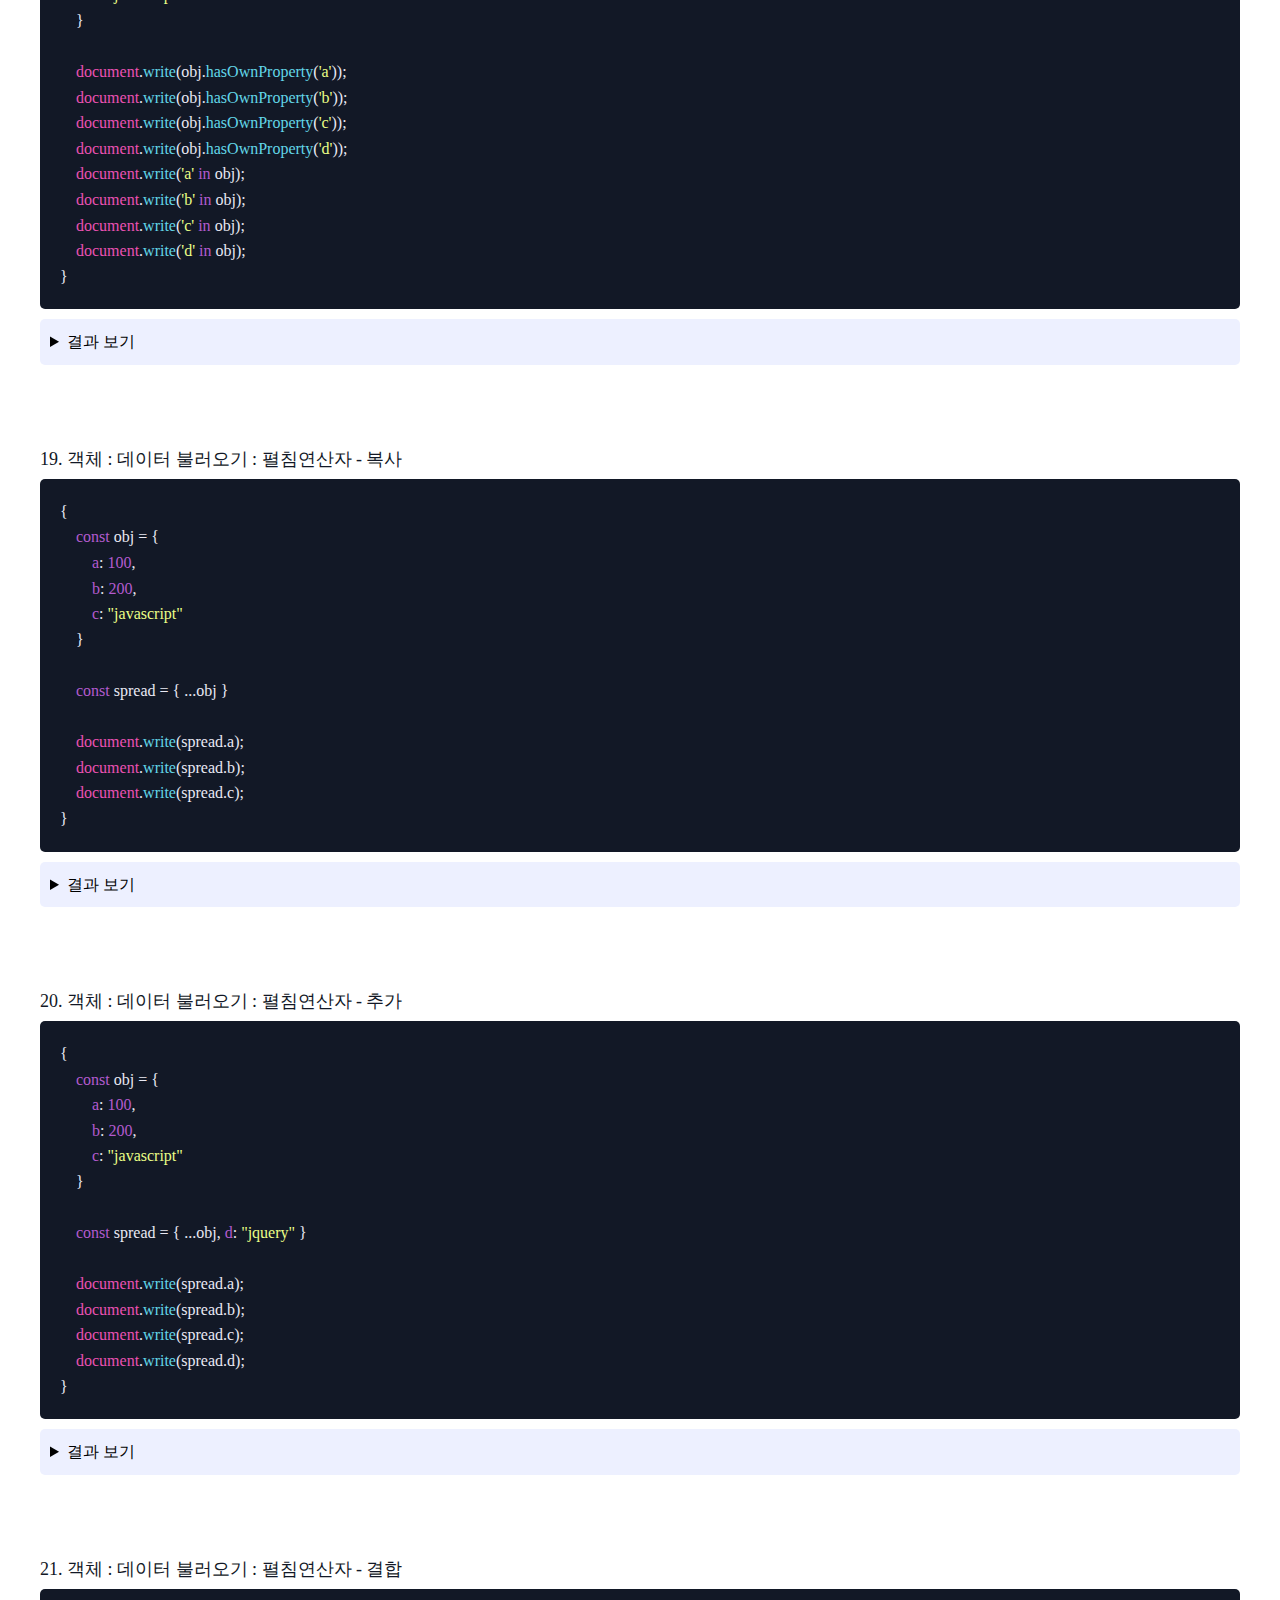
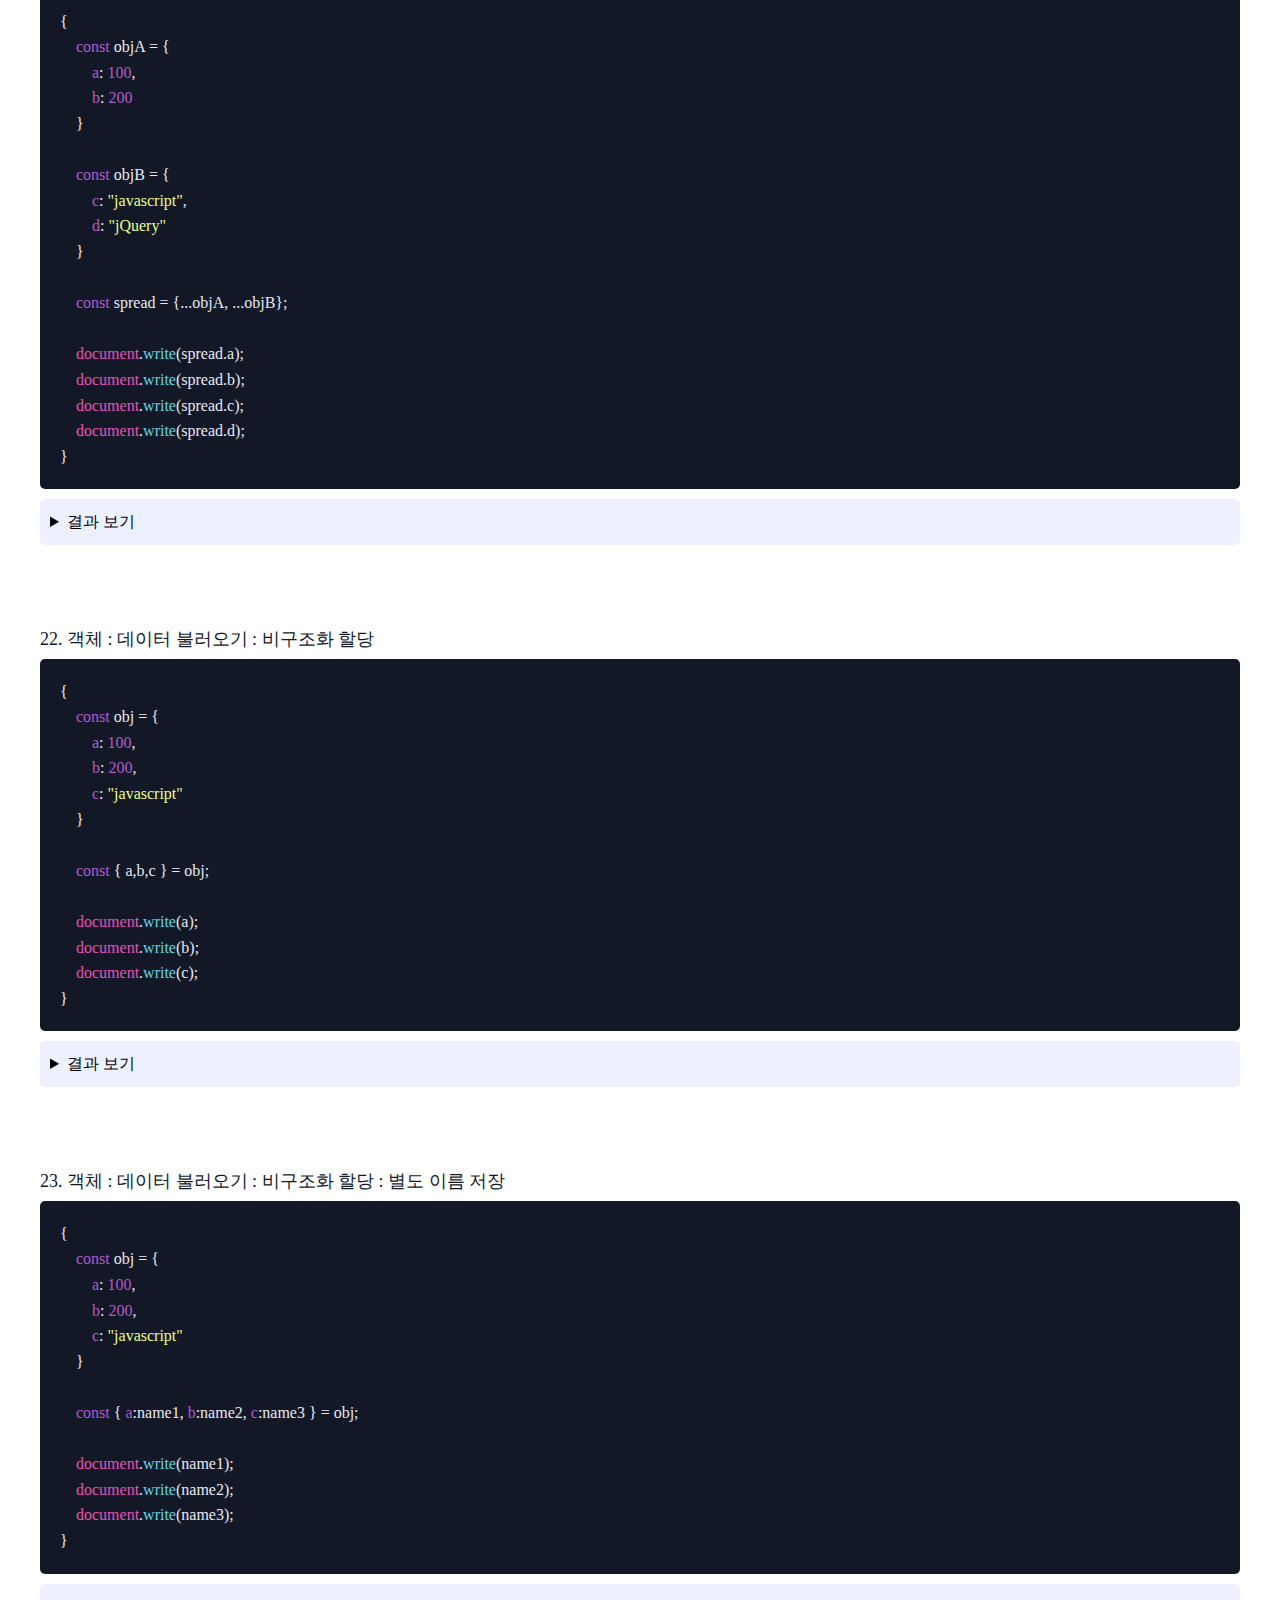
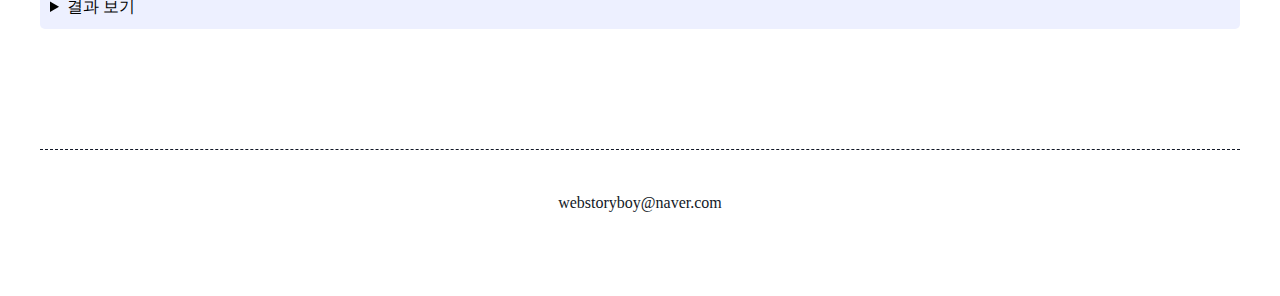
<file: javascript02.html>
<!DOCTYPE html>
<html lang="ko">

<head>
    <meta charset="UTF-8">
    <meta http-equiv="X-UA-Compatible" content="IE=edge">
    <meta name="viewport" content="width=device-width, initial-scale=1.0">
    <title>자바스크립트 : 데이터 불러오기</title>

    <link rel="stylesheet" href="assets/css/style.css">
    <link rel="stylesheet" href="assets/css/dracula.css">
</head>

<body>
    <header id="header">
        <h1><a href="index.html">Javascript</a></h1>
        <nav class="header_nav">
            <ul>
                <li><a href="javascript01.html">데이터 저장하기</a></li>
                <li class="active"><a href="javascript02.html">데이터 불러오기</a></li>
                <li><a href="javascript03.html">데이터 실행하기</a></li>
                <li><a href="javascript04.html">데이터 제어하기</a></li>
            </ul>
            <ul>
                <li><a href="javascript05.html">문자열 객체</a></li>
                <li><a href="javascript06.html">배열 객체</a></li>
                <li><a href="javascript07.html">수학 객체</a></li>
                <li><a href="javascript08.html">숫자 객체</a></li>
                <li><a href="javascript09.html">브라우저 객체</a></li>
                <li><a href="javascript10.html">요소 객체</a></li>
                <li><a href="javascript11.html">이벤트 객체</a></li>
                <li><a href="javascript12.html">제이쿼리</a></li>
            </ul>
            <ul class="effect">
                <li><a href="effect/searchEffect.html">검색 효과</a></li>
                <li><a href="effect/quizEffect.html">퀴즈 효과</a></li>
                <li><a href="effect/dataEffect.html">데이터 효과</a></li>
                <li><a href="effect/mouseEffect.html">마우스 효과</a></li>
                <li><a href="effect/sliderEffect.html">슬라이드 효과</a></li>
                <li><a href="effect/parallaxEffect.html">패랠랙스 효과</a></li>
                <li><a href="effect/gameEffect.html">게임 효과</a></li>
            </ul>
        </nav>
    </header>
    <!-- //header -->

    <main id="main">
        <div class="container">
            <div class="main_menu">
                <ul>
                    <li><a href="#sample01">01. 변수 : 데이터 불러오기</a></li>
                    <li><a href="#sample02">02. 상수 : 데이터 불러오기</a></li>
                    <li><a href="#sample03">03. 배열 : 데이터 불러오기</a></li>
                    <li><a href="#sample04">04. 배열 : 데이터 불러오기 : 2차 배열</a></li>
                    <li><a href="#sample05">05. 배열 : 데이터 불러오기 : 갯수 구하기</a></li>
                    <li><a href="#sample06">06. 배열 : 데이터 불러오기 : for()문</a></li>
                    <li><a href="#sample07">07. 배열 : 데이터 불러오기 : forEach()</a></li>
                    <li><a href="#sample08">08. 배열 : 데이터 불러오기 : for of</a></li>
                    <li><a href="#sample09">09. 배열 : 데이터 불러오기 : for in</a></li>
                    <li><a href="#sample10">10. 배열 : 데이터 불러오기 : map()</a></li>
                    <li><a href="#sample11">11. 배열 : 데이터 불러오기 : 펼침연산자</a></li>
                    <li><a href="#sample12">12. 배열 : 데이터 불러오기 : 배열구조분해할당</a></li>
                    <li><a href="#sample13">13. 객체 : 데이터 불러오기 : 기본</a></li>
                    <li><a href="#sample14">14. 객체 : 데이터 불러오기 : Object</a></li>
                    <li><a href="#sample15">15. 객체 : 데이터 불러오기 : 변수</a></li>
                    <li><a href="#sample16">16. 객체 : 데이터 불러오기 : for in</a></li>
                    <li><a href="#sample17">17. 객체 : 데이터 불러오기 : map()</a></li>
                    <li><a href="#sample18">18. 객체 : 데이터 불러오기 : hasOwnProperty()</a></li>
                    <li><a href="#sample19">19. 객체 : 데이터 불러오기 : 펼침연산자 - 복사</a></li>
                    <li><a href="#sample20">20. 객체 : 데이터 불러오기 : 펼침연산자 - 추가</a></li>
                    <li><a href="#sample21">21. 객체 : 데이터 불러오기 : 펼침연산자 - 결합</a></li>
                    <li><a href="#sample22">22. 객체 : 데이터 불러오기 : 비구조화 할당</a></li>
                    <li><a href="#sample23">23. 객체 : 데이터 불러오기 : 객체구조분해할당</a></li>
                </ul>
            </div>
            <!-- //list -->
            <div class="main_sample">

                <!-- sample01 -->
                <div id="sample01" class="sample">
                    <h3>01. 변수 : 데이터 불러오기</h3>
                    <div class="script">
                        <pre><code lang="language-js">{
    let x = 100, y = 200, z = "javascript";

    document.write(x);
    document.write(y);
    document.write(z);
}
</code></pre>
                    </div>
                    <div class="result">
                        <details>
                            <summary>결과 보기</summary>
                            <div class="sample01_result">
                            </div>
                        </details>
                    </div>
                </div>

                <!-- sample02 -->
                <div id="sample02" class="sample">
                    <h3>02. 상수 : 데이터 불러오기</h3>
                    <div class="script">
                        <pre><code lang="language-js">{
    const x = 100, y = 200, z = "javascript"

    document.write(x);
    document.write(y);
    document.write(z);
}
</code></pre>
                    </div>
                    <div class="result">
                        <details>
                            <summary>결과 보기</summary>
                            <div class="sample02_result">
                            </div>
                        </details>
                    </div>
                </div>'
                
                <!-- sample03 -->
                <div id="sample03" class="sample">
                    <h3>03. 배열 : 데이터 불러오기</h3>
                    <div class="script">
                        <pre><code lang="language-js">{
    const arr = [100, 200, "javascript"];

    document.write(arr[0]);
    document.write(arr[1]);
    document.write(arr[2]);
}
</code></pre>
                    </div>
                    <div class="result">
                        <details>
                            <summary>결과 보기</summary>
                            <div class="sample03_result">
                            </div>
                        </details>
                    </div>
                </div>

                <!-- sample04 -->
                <div id="sample04" class="sample">
                    <h3>04. 배열 : 데이터 불러오기 : 2차 배열</h3>
                    <div class="script">
                        <pre><code lang="language-js">{
    const arr = [100, 200, ["javascript", "jquery"]];

    document.write(arr[0]);
    document.write(arr[1]);
    document.write(arr[2]);
    document.write(arr[2][0]);
    document.write(arr[2][1]);
}
</code></pre>
                    </div>
                    <div class="result">
                        <details>
                            <summary>결과 보기</summary>
                            <div class="sample04_result">
                            </div>
                        </details>
                    </div>
                </div>

                <!-- sample05 -->
                <div id="sample05" class="sample">
                    <h3>05. 배열 : 데이터 불러오기 : 갯수 구하기</h3>
                    <div class="script">
                        <pre><code lang="language-js">{
    const arr = [100, 200, "javascript"];

    document.write(arr.length);
}
</code></pre>
                    </div>
                    <div class="result">
                        <details>
                            <summary>결과 보기</summary>
                            <div class="sample05_result">
                            </div>
                        </details>
                    </div>
                </div>

                <!-- sample06 -->
                <div id="sample06" class="sample">
                    <h3>06. 배열 : 데이터 불러오기 : for()문</h3>
                    <div class="script">
                        <pre><code lang="language-js">{
    const arr = [100, 200, 300, 400, 500];

    // document.write(arr[0])
    // document.write(arr[1])
    // document.write(arr[2])
    // document.write(arr[3])
    // document.write(arr[4])
    
    //for(초기값, 조건식, 증감식)
    for( let i=0; i&lt;arr.length; i++ ){
        document.write(arr[i]);
    }
}
</code></pre>
                    </div>
                    <div class="result">
                        <details>
                            <summary>결과 보기</summary>
                            <div class="sample06_result">
                            </div>
                        </details>
                    </div>
                </div>

                <!-- sample07 -->
                <div id="sample07" class="sample">
                    <h3>07. 배열 : 데이터 불러오기 : forEach()</h3>
                    <div class="script">
                        <pre><code lang="language-js">{
    const num = [100, 200, 300, 400, 500];

    document.write(num[0]);
    document.write(num[1]);
    document.write(num[2]);
    document.write(num[3]);
    document.write(num[4]);

    //for문
    for( i=0; i&lt;num.length; i++ ){
        document.write(num[i]);
    }

    //forEach()
    num.forEach(function(el){
        document.write(el);
    });

    //forEach(element, index, array)
    num.forEach(function(element, index, array){
        document.write(element);
        document.write(index);
        document.write(array);
    });
}
</code></pre>
                    </div>
                    <div class="result">
                        <details>
                            <summary>결과 보기</summary>
                            <div class="sample07_result">
                            </div>
                        </details>
                    </div>
                </div>                

                <!-- sample08 -->
                <div id="sample08" class="sample">
                    <h3>08. 배열 : 데이터 불러오기 : for of</h3>
                    <div class="script">
                        <pre><code lang="language-js">{
    const num = [100, 200, 300, 400, 500];

    for( let i of num ){
        document.write(i);
    }
}
</code></pre>
                    </div>
                    <div class="result">
                        <details>
                            <summary>결과 보기</summary>
                            <div class="sample08_result">
                            </div>
                        </details>
                    </div>
                </div>    

                <!-- sample09 -->
                <div id="sample09" class="sample">
                    <h3>09. 배열 : 데이터 불러오기 : for in</h3>
                    <div class="script">
                        <pre><code lang="language-js">{
    const num = [100, 200, 300, 400, 500];

    for( let i in num ){
        document.write(i);
    }

    for( let i in num ){
        document.write(num[i]);
    }
}
</code></pre>
                    </div>
                    <div class="result">
                        <details>
                            <summary>결과 보기</summary>
                            <div class="sample09_result">
                            </div>
                        </details>
                    </div>
                </div>  

                <!-- sample10 -->
                <div id="sample10" class="sample">
                    <h3>10. 배열 : 데이터 불러오기 : map()</h3>
                    <div class="script">
                        <pre><code lang="language-js">{
    const num = [100, 200, 300, 400, 500];

    //map()
    num.map(functionel(el){
        document.write(el);
    });

    //map(element, index, array)
    num.map(function(element, index, array){
        document.write(element);
        document.write(index);
        document.write(array);
    });
}
</code></pre>
                    </div>
                    <div class="result">
                        <details>
                            <summary>결과 보기</summary>
                            <div class="sample10_result">
                            </div>
                        </details>
                    </div>
                </div>                 
                
                <!-- sample11 -->
                <div id="sample11" class="sample">
                    <h3>11. 배열 : 데이터 불러오기 : 펼침 연산자</h3>
                    <div class="script">
                        <pre><code lang="language-js">{
    const num = [100, 200, 300, 400, 500]

    document.write(num);
    document.write(num[0], num[1], num[2], num[3], num[4]);
    document.write(...num);
}
</code></pre>
                    </div>
                    <div class="result">
                        <details>
                            <summary>결과 보기</summary>
                            <div class="sample11_result">
                            </div>
                        </details>
                    </div>
                </div> 

                <!-- sample12 -->
                <div id="sample12" class="sample">
                    <h3>12. 배열 : 데이터 불러오기 : 배열구조분해할당</h3>
                    <div class="script">
                        <pre><code lang="language-js">{
    let a, b, c;

    [a, b, c] = [100, 200, "javascript"];

    document.write(a);
    document.write(b);
    document.write(c);
}
</code></pre>
                    </div>
                    <div class="result">
                        <details>
                            <summary>결과 보기</summary>
                            <div class="sample12_result">
                            </div>
                        </details>
                    </div>
                </div> 

                <!-- sample13 -->
                <div id="sample13" class="sample">
                    <h3>13. 객체 : 데이터 불러오기 : 기본</h3>
                    <div class="script">
                        <pre><code lang="language-js">{
    const obj = {
        a: 100,
        b: 200,
        c: "javascript"
    };

    document.write(obj.a);
    document.write(obj.b);
    document.write(obj.c);
    document.write(obj['a'])
    document.write(obj['b'])
    document.write(obj['c'])
}
</code></pre>
                    </div>
                    <div class="result">
                        <details>
                            <summary>결과 보기</summary>
                            <div class="sample13_result">
                            </div>
                        </details>
                    </div>
                </div> 

                <!-- sample14 -->
                <div id="sample14" class="sample">
                    <h3>14. 객체 : 데이터 불러오기 : Object</h3>
                    <div class="script">
                        <pre><code lang="language-js">{
    const obj = {
        a: 100,
        b: 200,
        c: "javascript"
    };

    document.write(Object.keys(obj));
    document.write(Object.values(obj));
    document.write(Object.entries(obj));
}
</code></pre>
                    </div>
                    <div class="result">
                        <details>
                            <summary>결과 보기</summary>
                            <div class="sample14_result">
                            </div>
                        </details>
                    </div>
                </div> 

                <!-- sample15 -->
                <div id="sample15" class="sample">
                    <h3>15. 객체 : 데이터 불러오기 : 변수</h3>
                    <div class="script">
                        <pre><code lang="language-js">{
    const obj = {
        a: 100,
        b: 200,
        c: "javascript"
    };

    const name1 = obj.a;
    const name2 = obj.b;
    const name3 = obj.c;

    document.write(name1)
    document.write(name2)
    document.write(name3)
}
</code></pre>
                    </div>
                    <div class="result">
                        <details>
                            <summary>결과 보기</summary>
                            <div class="sample15_result">
                            </div>
                        </details>
                    </div>
                </div> 

                <!-- sample16 -->
                <div id="sample16" class="sample">
                    <h3>16. 객체 : 데이터 불러오기 : for in</h3>
                    <div class="script">
                        <pre><code lang="language-js">{
    const obj = {
        a: 100,
        b: 200,
        c: "javascript"
    }

    for(let key in obj){
        document.write(obj[key]);
    }
}
</code></pre>
                    </div>
                    <div class="result">
                        <details>
                            <summary>결과 보기</summary>
                            <div class="sample16_result">
                            </div>
                        </details>
                    </div>
                </div> 

                <!-- sample17 -->
                <div id="sample17" class="sample">
                    <h3>17. 객체 : 데이터 불러오기 : map()</h3>
                    <div class="script">
                        <pre><code lang="language-js">{
    const obj = [
        {a: 100, b: 200, c: "javacript"}
    ]

    obj.map((el)=>{
    document.write(el.a);
    document.write(el.b);
    document.write(el.c);
    });
}
</code></pre>
                    </div>
                    <div class="result">
                        <details>
                            <summary>결과 보기</summary>
                            <div class="sample17_result">
                            </div>
                        </details>
                    </div>
                </div>

                <!-- sample18 -->
                <div id="sample18" class="sample">
                    <h3>18. 객체 : 데이터 불러오기 : hasOwnProperty()</h3>
                    <div class="script">
                        <pre><code lang="language-js">{
    const obj = {
        a: 100,
        b: 200,
        c: "javascript"
    }

    document.write(obj.hasOwnProperty('a'));
    document.write(obj.hasOwnProperty('b'));
    document.write(obj.hasOwnProperty('c'));
    document.write(obj.hasOwnProperty('d'));
    document.write('a' in obj);
    document.write('b' in obj);
    document.write('c' in obj);
    document.write('d' in obj);
}
</code></pre>
                    </div>
                    <div class="result">
                        <details>
                            <summary>결과 보기</summary>
                            <div class="sample18_result">
                            </div>
                        </details>
                    </div>
                </div>
                
                <!-- sample19 -->
                <div id="sample19" class="sample">
                    <h3>19. 객체 : 데이터 불러오기 : 펼침연산자 - 복사</h3>
                    <div class="script">
                        <pre><code lang="language-js">{
    const obj = {
        a: 100,
        b: 200,
        c: "javascript"
    }

    const spread = { ...obj }

    document.write(spread.a);
    document.write(spread.b);
    document.write(spread.c);
}
</code></pre>
                    </div>
                    <div class="result">
                        <details>
                            <summary>결과 보기</summary>
                            <div class="sample19_result">
                            </div>
                        </details>
                    </div>
                </div>
                
                <!-- sample20 -->
                <div id="sample20" class="sample">
                    <h3>20. 객체 : 데이터 불러오기 : 펼침연산자 - 추가</h3>
                    <div class="script">
                        <pre><code lang="language-js">{
    const obj = {
        a: 100,
        b: 200,
        c: "javascript"
    }

    const spread = { ...obj, d: "jquery" }

    document.write(spread.a);
    document.write(spread.b);
    document.write(spread.c);
    document.write(spread.d);
}
</code></pre>
                    </div>
                    <div class="result">
                        <details>
                            <summary>결과 보기</summary>
                            <div class="sample20_result">
                            </div>
                        </details>
                    </div>
                </div>                

                <!-- sample21 -->
                <div id="sample21" class="sample">
                    <h3>21. 객체 : 데이터 불러오기 : 펼침연산자 - 결합</h3>
                    <div class="script">
                        <pre><code lang="language-js">{
    const objA = {
        a: 100,
        b: 200
    }

    const objB = {
        c: "javascript",
        d: "jQuery"
    }

    const spread = {...objA, ...objB};

    document.write(spread.a);
    document.write(spread.b);
    document.write(spread.c);
    document.write(spread.d);
}
</code></pre>
                    </div>
                    <div class="result">
                        <details>
                            <summary>결과 보기</summary>
                            <div class="sample21_result">
                            </div>
                        </details>
                    </div>
                </div>
                
                <!-- sample22 -->
                <div id="sample22" class="sample">
                    <h3>22. 객체 : 데이터 불러오기 : 비구조화 할당</h3>
                    <div class="script">
                        <pre><code lang="language-js">{
    const obj = {
        a: 100,
        b: 200,
        c: "javascript"
    }

    const { a,b,c } = obj;

    document.write(a);
    document.write(b);
    document.write(c);
}
</code></pre>
                    </div>
                    <div class="result">
                        <details>
                            <summary>결과 보기</summary>
                            <div class="sample22_result">
                            </div>
                        </details>
                    </div>
                </div>
                
                <!-- sample23 -->
                <div id="sample23" class="sample">
                    <h3>23. 객체 : 데이터 불러오기 : 비구조화 할당 : 별도 이름 저장</h3>
                    <div class="script">
                        <pre><code lang="language-js">{
    const obj = {
        a: 100,
        b: 200,
        c: "javascript"
    }

    const { a:name1, b:name2, c:name3 } = obj;

    document.write(name1);
    document.write(name2);
    document.write(name3);
}
</code></pre>
                    </div>
                    <div class="result">
                        <details>
                            <summary>결과 보기</summary>
                            <div class="sample23_result">
                            </div>
                        </details>
                    </div>
                </div>                
            <!-- // main_sample -->    
            </div>
            <!-- // main_sample -->
        </div>
    </main>
    <!-- //main -->

    <footer id="footer">
        <a href="mailto:webstoryboy@naver.com">webstoryboy@naver.com</a>
    </footer>
    <!-- //footer -->

    <script src="assets/js/highlight.min.js"></script>
    <script>
        hljs.highlightAll();
    </script>
    <script>
        // 01
        {
            let x = 100, y = 200, z = "javascript";

            // document.write(x);
            // document.write(y);
            // document.write(z);

            document.querySelector(".sample01_result").innerHTML = x + "<br>" + y + "<br>" + z;
        }

        // 02
        {
            const x = 100, y = 200, z = "javascript"

            // document.write(x);
            // document.write(y);
            // document.write(z);

            document.querySelector(".sample02_result").innerHTML = x + "<br>" + y + "<br>" + z;
        }

        // 03
        {
            const arr = [100, 200, "javascript"];

            // document.write(arr[0]);
            // document.write(arr[1]);
            // document.write(arr[2]);

            document.querySelector(".sample03_result").innerHTML = arr[0] + "<br>" + arr[1] + "<br>" + arr[2];
        }

        // 04
        {
            {
            const arr = [100, 200, ["javascript", "jquery"]];

            document.querySelector(".sample04_result").innerHTML = arr[0] + "<br>" + arr[1] + "<br>" + arr[2] + "<br>" + arr[2][
                0
            ] + "<br>" + arr[2][1];
        }
        }

        // 05
        {
            {
            const arr = [100, 200, "javascript"];

            document.querySelector(".sample05_result").innerHTML = arr.length;
        }  
        }

        //06. 배열 : 데이터 불러오기 : for()문
        {
            const arr = [100, 200, 300, 400, 500];
            // document.write(arr[0])
            // document.write(arr[1])
            // document.write(arr[2])
            // document.write(arr[3])
            // document.write(arr[4])
            //for(초기값, 조건식, 증감식)
            // for( let i=0; i<arr.length; i++ ){
            //     document.write(arr[i], "<br>");
            // }
            for (let i = 0; i < arr.length; i++) {
                document.querySelector(".sample06_result").innerHTML += arr[i] + "<br>";
            }
        }

        //07. 배열 : 데이터 불러오기 : forEach()
        {
            const num = [100, 200, 300, 400, 500];

            document.querySelector(".sample07_result").innerHTML = num[0] + " ";
            document.querySelector(".sample07_result").innerHTML += num[1] + " ";
            document.querySelector(".sample07_result").innerHTML += num[2] + " ";
            document.querySelector(".sample07_result").innerHTML += num[3] + " ";
            document.querySelector(".sample07_result").innerHTML += num[4] + " ";

            document.querySelector(".sample07_result").innerHTML += "<br>";

            //for()
            //for( let i=0; i<=4; i++) 4가 포함되니까
            // for( let i=0; i<num.length; i++){
            //     document.write(num[i], " ");
            // }
            for (let i = 0; i < num.length; i++) {
                document.querySelector(".sample07_result").innerHTML += num[i] + " ";
            }

            document.querySelector(".sample07_result").innerHTML += "<br>";

            //forEach() 메서드. 콜백함수를 쓴다. 
            // num.forEach(function(el){
            //     document.write(el, " ");
            // });
            num.forEach(function (el) {
                document.querySelector(".sample07_result").innerHTML += el + " ";
            });

            document.querySelector(".sample07_result").innerHTML += "<br>";

            //forEach(element, index, array)
            num.forEach(function (element, index, array) {
                if (index == num.length - 1) {
                    document.querySelector(".sample07_result").innerHTML += element + " " + index + " " + array;
                } else {
                    document.querySelector(".sample07_result").innerHTML += element + " " + index + " " + array +
                    "<br>";
                }

            });
        }

        //08. 배열 : 데이터 불러오기 : for of
        {
            const num = [100, 200, 300, 400, 500];

            // document.write("<br>***08. 배열 : 데이터 불러오기 : for of***<br>")
            // for( let i of num ){
            //     document.write(i);
            // }
            for (let i of num) {
                document.querySelector(".sample08_result").innerHTML += i + " ";
            }
        }

        //09. 배열 : 데이터 불러오기 : for in
        {
            const num = [100, 200, 300, 400, 500];

            //for in 문은 객체를 쓰기 위해 나오는 것
            // document.write("<br>***09. 배열 : 데이터 불러오기 : for in***<br>")
            // for( let i in num ){
            //     document.write(i);
            // }

            // for( let i in num ){
            //     document.write(num[i]);
            // }

            for (let i in num) {
                document.querySelector(".sample09_result").innerHTML += i + " ";
            }

            document.querySelector(".sample09_result").innerHTML += "<br>";

            for (let i in num) {
                document.querySelector(".sample09_result").innerHTML += num[i] + " ";
            }
        }

        //10. 배열 : 데이터 불러오기 : map()
        {
            const num = [100, 200, 300, 400, 500];

            // document.write("<br>***10. 배열 : 데이터 불러오기 : map()***<br>")

            //map(element, index, array) --> 배열에서만 쓸 수 있음.

            // num.map(function(el){
            //     document.write(el);
            // })

            num.map(function (el) {
                document.querySelector(".sample10_result").innerHTML += el + " ";
            });

            // num.map(function(element, index, array){
            //     document.write(element);
            //     document.write(index);
            //     document.write(array);
            //     document.write("<br>")
            // });

            document.querySelector(".sample10_result").innerHTML += "<br>";

            num.map(function (element, index, array) {
                // if(index == num.length-1){ document.querySelector(".result10").innerHTML += element + " " + index + " " + array; }
                // else{ document.querySelector(".result10").innerHTML += element + "<br>" + index + "<br>" + array + "<br>"; }
                document.querySelector(".sample10_result").innerHTML += element + " " + index + " " + array + "<br>";
            });
        }

        //11. 배열 : 데이터 불러오기 : 펼침 연산자(Spread Operator)
        {
            const num = [100, 200, 300, 400, 500]

            // document.write(num); // 100, 200, 300, 409, 500
            // document.write("<br>");
            // document.write(num[0], num[1], num[2], num[3], num[4]); // 100 200 300 400 500
            // document.write("<br>");
            // document.write(...num); //100200300400500, .을 변수명 앞에 3번!!!

            document.querySelector(".sample11_result").innerHTML = num + "<br>";
            document.querySelector(".sample11_result").innerHTML += num[0] + "," + num[1] + "," + num[2] + "," + num[3] + "," +
                num[4] + "<br>";
            document.querySelector(".sample11_result").innerHTML += [...num];
        }

        //12. 배열 : 데이터 불러오기 : 배열구조분해할당(Destructuring Assignment)
        {
            let a, b, c;

            [a, b, c] = [100, 200, "javascript"];

            // document.write(a);
            // document.write(b);
            // document.write(c);
            document.querySelector(".sample12_result").innerHTML = a + "<br>";
            document.querySelector(".sample12_result").innerHTML += b + "<br>";
            document.querySelector(".sample12_result").innerHTML += c + "<br>";
        }

        //13. 객체 : 데이터 불러오기 : 기본
        {
            const obj = {
                a: 100,
                b: 200,
                c: "javascript"
            };

            // document.write(obj.a);
            // document.write(" ");
            // document.write(obj.b);
            // document.write(" ");
            // document.write(obj.c);
            // document.write(obj['a'])
            // document.write(obj['b'])
            // document.write(obj['c'])

            document.querySelector(".sample13_result").innerHTML = obj.a + "<br> ";
            document.querySelector(".sample13_result").innerHTML += obj.b + "<br> ";
            document.querySelector(".sample13_result").innerHTML += obj.c + "<br> ";
            document.querySelector(".sample13_result").innerHTML += obj['a'] + "<br> ";
            document.querySelector(".sample13_result").innerHTML += obj['b'] + "<br> ";
            document.querySelector(".sample13_result").innerHTML += obj['c'] + "<br> ";
        }

        //14. 객체 : 데이터 불러오기 : Object
        {
            const obj = {
                a: 100,
                b: 200,
                c: "javascript"
            };

            // document.write(Object.keys(obj), "<br>");
            // document.write(Object.values(obj), "<br>");
            // document.write(Object.entries(obj), "<br>");

            document.querySelector(".sample14_result").innerHTML = Object.keys(obj) + "<br>";
            document.querySelector(".sample14_result").innerHTML += Object.values(obj) + "<br>";
            document.querySelector(".sample14_result").innerHTML += Object.entries(obj);
        }

        //15. 객체 : 데이터 불러오기 : 변수
        {
            const obj = {
                a: 100,
                b: 200,
                c: "javascript"
            };

            const name1 = obj.a;
            const name2 = obj.b;
            const name3 = obj.c;

            // document.write(name1)
            // document.write(name2)
            // document.write(name3)

            document.querySelector(".sample15_result").innerHTML = name1 + "<br>";
            document.querySelector(".sample15_result").innerHTML += name2 + "<br>";
            document.querySelector(".sample15_result").innerHTML += name3;
        }

        //16. 객체 : 데이터 불러오기 : for in
        {
            const obj = {
                a: 100,
                b: 200,
                c: "javascript"
            }

            for (let key in obj) {
                document.querySelector(".sample16_result").innerHTML += obj[key] + "<br>";
            }
        }

        //17. 객체 : 데이터 불러오기 : map()
        {
            const obj = [{
                a: 100,
                b: 200,
                c: "javacript"
            }]

            obj.map(function (el) {
                document.querySelector(".sample17_result").innerHTML = el.a + "<br>";
                document.querySelector(".sample17_result").innerHTML += el.b + "<br>";
                document.querySelector(".sample17_result").innerHTML += el.c;
            });
        }

                //18. 객체 : 데이터 불러오기 : hasOwnProperty() : 객체 안에 데이터가 있나 없나 확인용.
                {
            const obj = {
                a: 100,
                b: 200,
                c: "javascript"
            }

            document.querySelector(".sample18_result").innerHTML = obj.hasOwnProperty('a') + "<br>";
            document.querySelector(".sample18_result").innerHTML += obj.hasOwnProperty('b') + "<br>";
            document.querySelector(".sample18_result").innerHTML += obj.hasOwnProperty('c') + "<br>";
            document.querySelector(".sample18_result").innerHTML += obj.hasOwnProperty('d') + "<br>";
            document.querySelector(".sample18_result").innerHTML += 'a' in obj
            document.querySelector(".sample18_result").innerHTML += "<br>";
            document.querySelector(".sample18_result").innerHTML += 'b' in obj
            document.querySelector(".sample18_result").innerHTML += "<br>";
            document.querySelector(".sample18_result").innerHTML += 'c' in obj
            document.querySelector(".sample18_result").innerHTML += "<br>";
            document.querySelector(".sample18_result").innerHTML += 'd' in obj;
        }

        //19. 객체 : 데이터 불러오기 : 펼침연산자 - 복사
        {
            const obj = {
                a: 100,
                b: 200,
                c: "javascript"
            }

            const spread = {
                ...obj
            }

            document.querySelector(".sample19_result").innerHTML = spread.a + "<br>";
            document.querySelector(".sample19_result").innerHTML += spread.b + "<br>";
            document.querySelector(".sample19_result").innerHTML += spread.c + "<br>";
        }

        //20. 객체 : 데이터 불러오기 : 펼침연산자 - 추가
        {
            const obj = {
                a: 100,
                b: 200,
                c: "javascript"
            }

            const spread = {
                ...obj,
                d: "jquery"
            }

            document.querySelector(".sample20_result").innerHTML = spread.a + "<br>";
            document.querySelector(".sample20_result").innerHTML += spread.b + "<br>";
            document.querySelector(".sample20_result").innerHTML += spread.c + "<br>";
            document.querySelector(".sample20_result").innerHTML += spread.d;
        }

        //21. 객체 : 데이터 불러오기 : 펼침연산자 - 결합
        {
            const objA = {
                a: 100,
                b: 200
            }

            const objB = {
                c: "javascript",
                d: "jQuery"
            }

            const spread = {
                ...objA,
                ...objB
            };

            document.querySelector(".sample21_result").innerHTML = spread.a + "<br>";
            document.querySelector(".sample21_result").innerHTML += spread.b + "<br>";
            document.querySelector(".sample21_result").innerHTML += spread.c + "<br>";
            document.querySelector(".sample21_result").innerHTML += spread.d;
        }

        //22. 객체 : 데이터 불러오기 : 비구조화 할당
        {
            const obj = {
                a: 100,
                b: 200,
                c: "javascript"
            }

            const {
                a,
                b,
                c
            } = obj;

            document.querySelector(".sample22_result").innerHTML = a + "<br>";
            document.querySelector(".sample22_result").innerHTML += b + "<br>";
            document.querySelector(".sample22_result").innerHTML += c;
        }

        //23. 객체 : 데이터 불러오기 : 비구조화 할당 : 별도 이름 저장
        {
            const obj = {
                a: 100,
                b: 200,
                c: "javascript"
            }

            const {
                a: name1,
                b: name2,
                c: name3
            } = obj;

            document.querySelector(".sample23_result").innerHTML = name1 + "<br>";
            document.querySelector(".sample23_result").innerHTML += name2 + "<br>";
            document.querySelector(".sample23_result").innerHTML += name3;
        }
    </script>
</body>

</html>
</file>
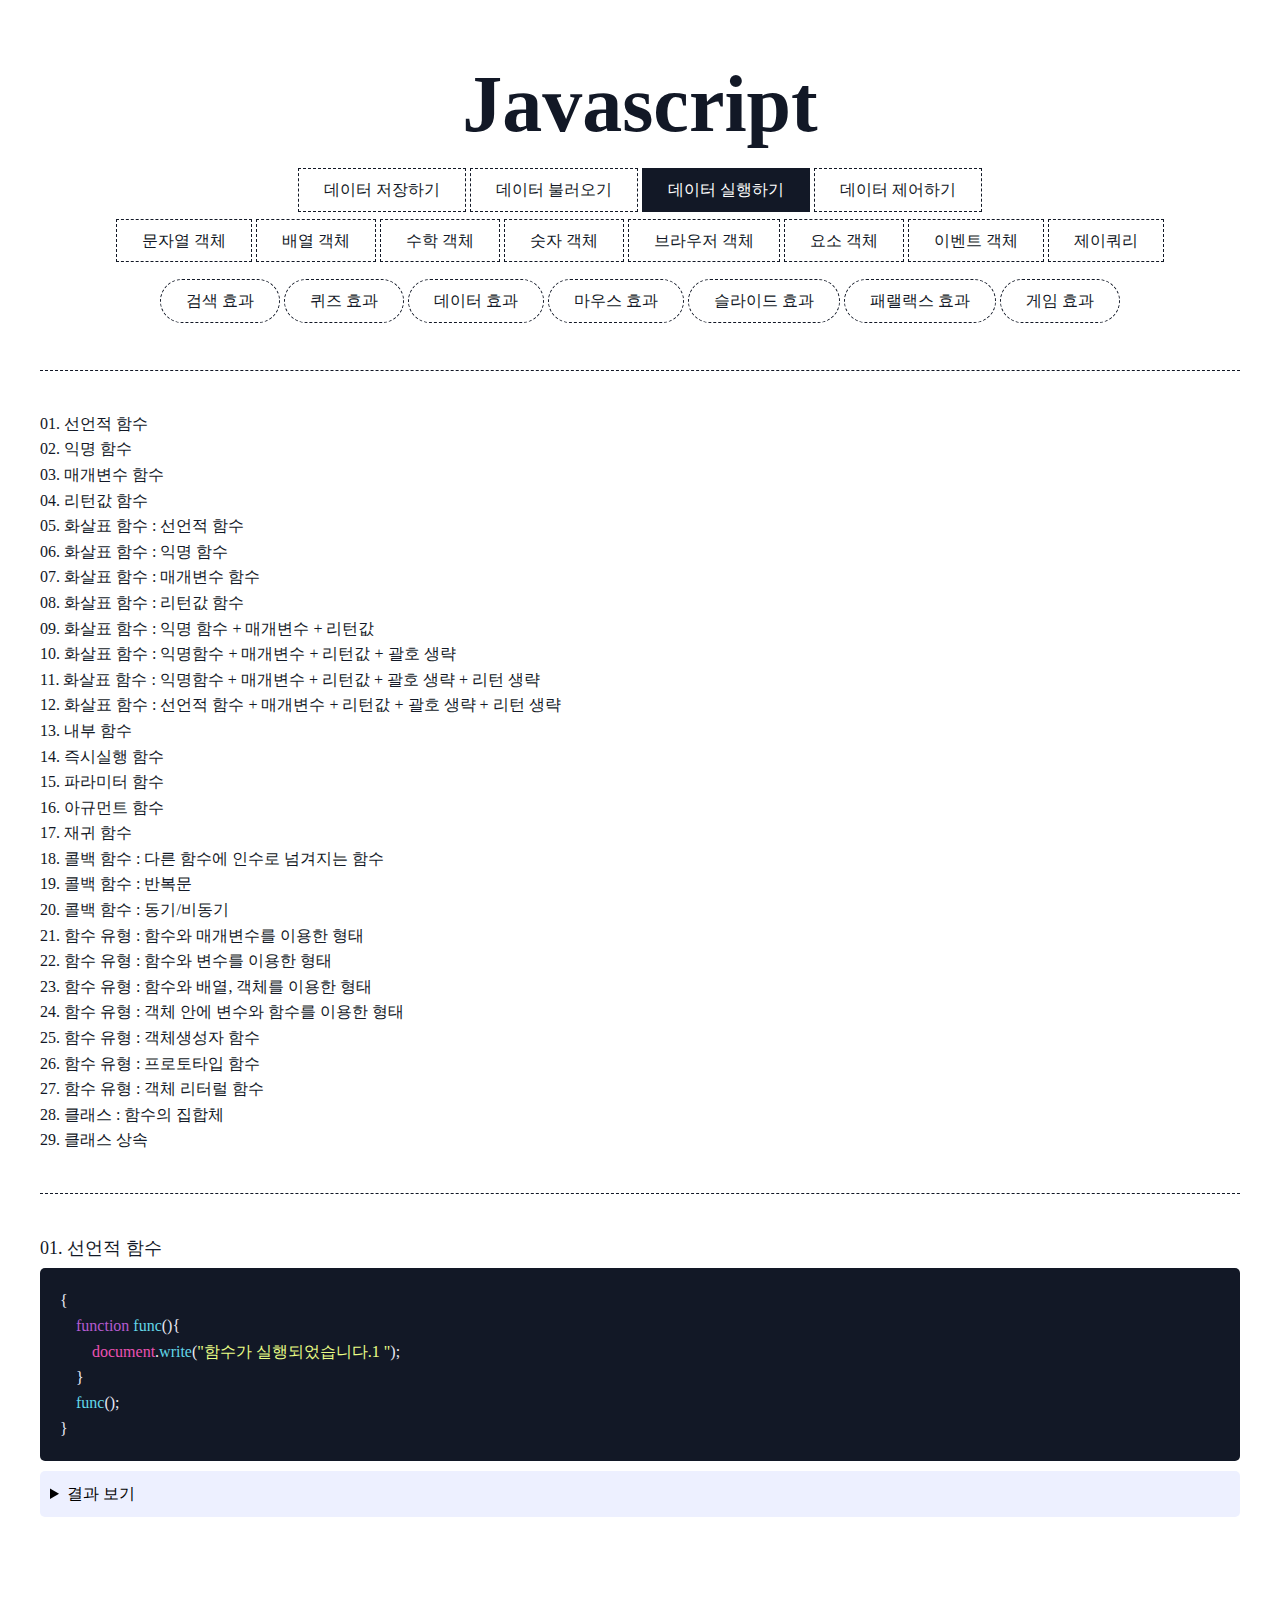
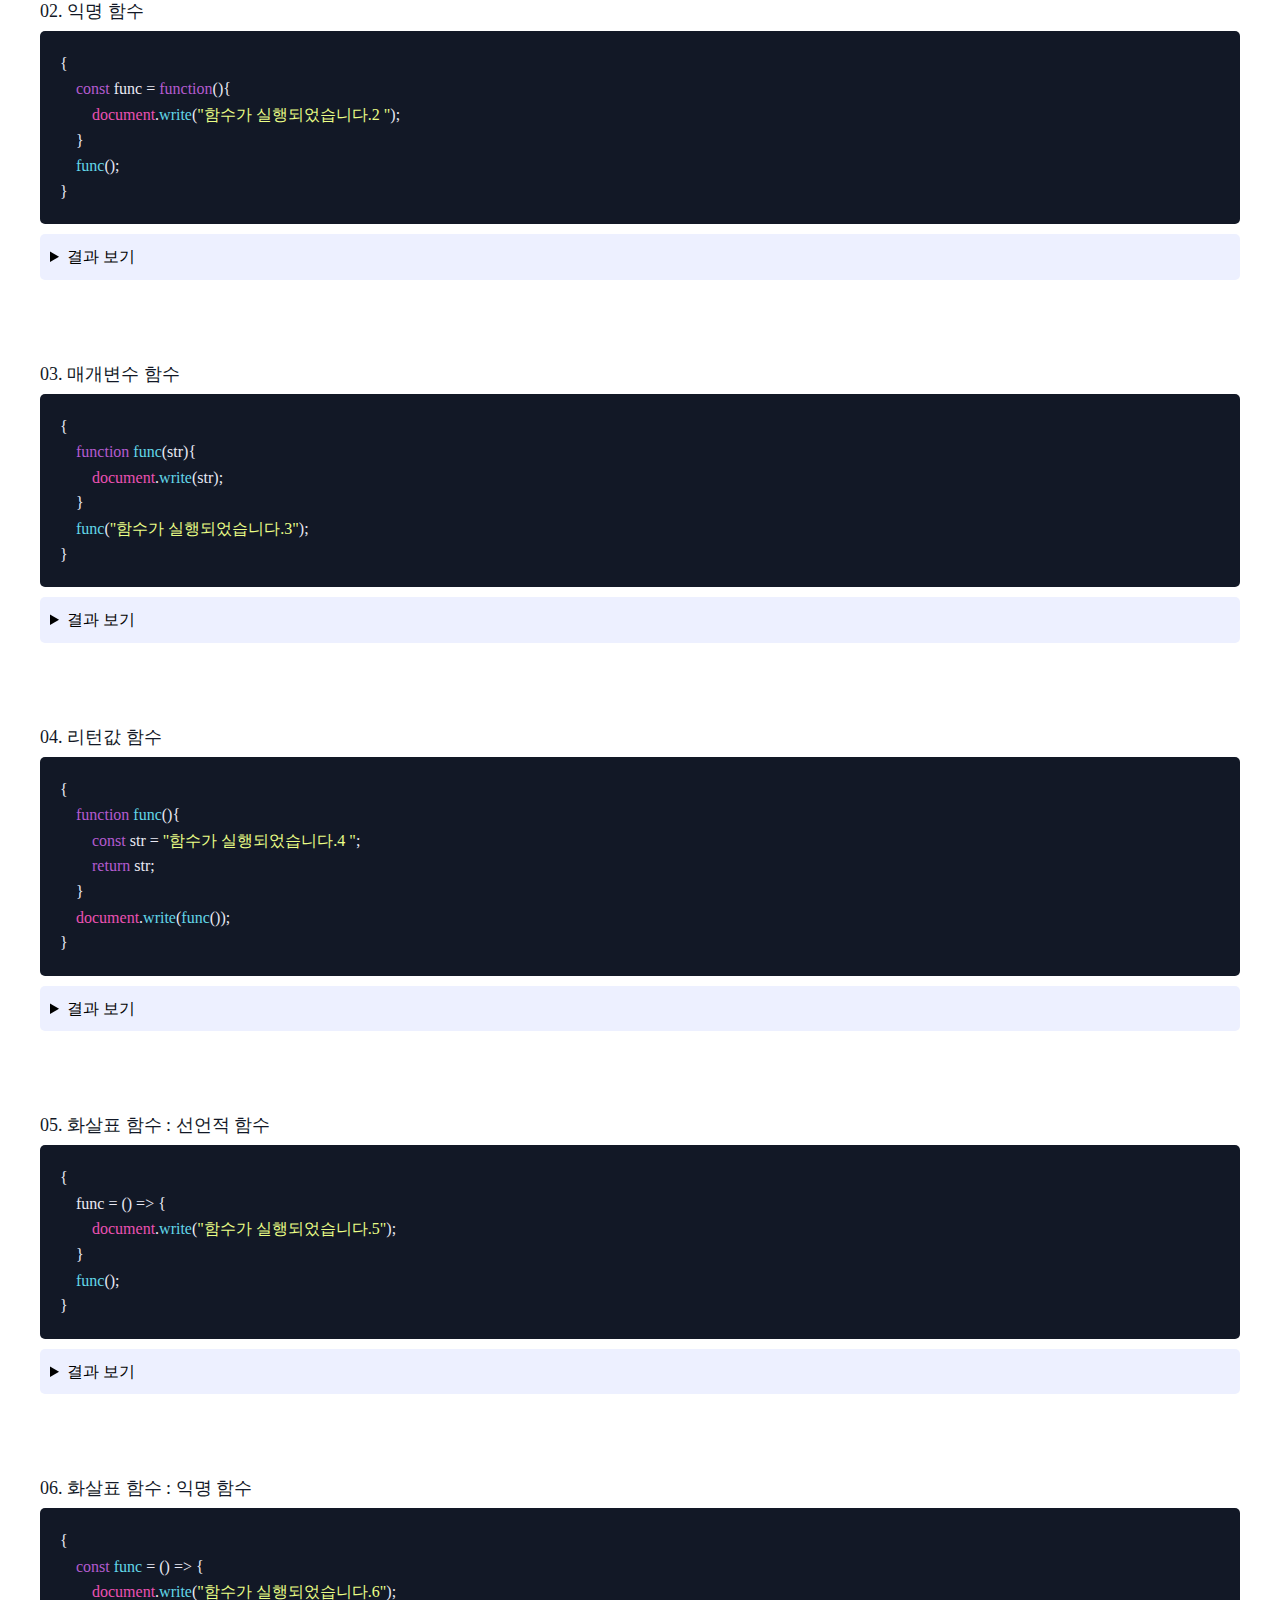
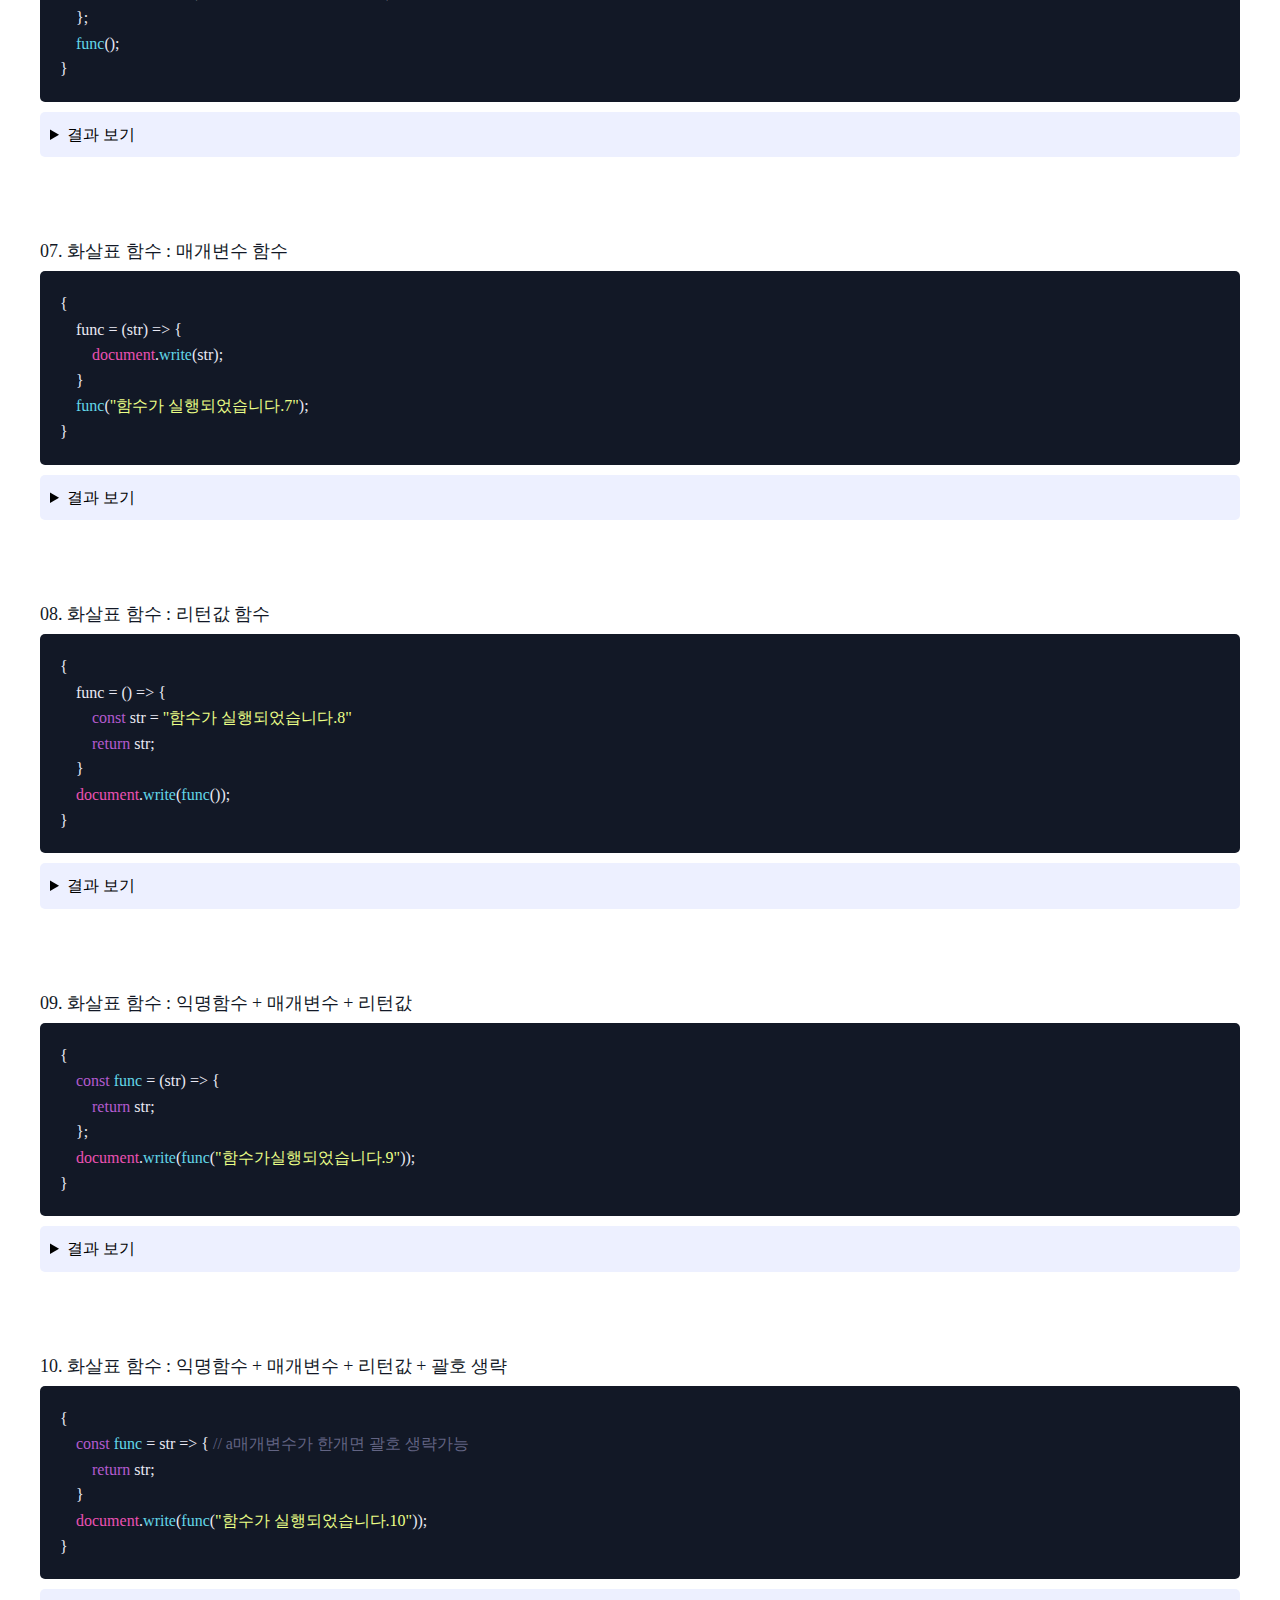
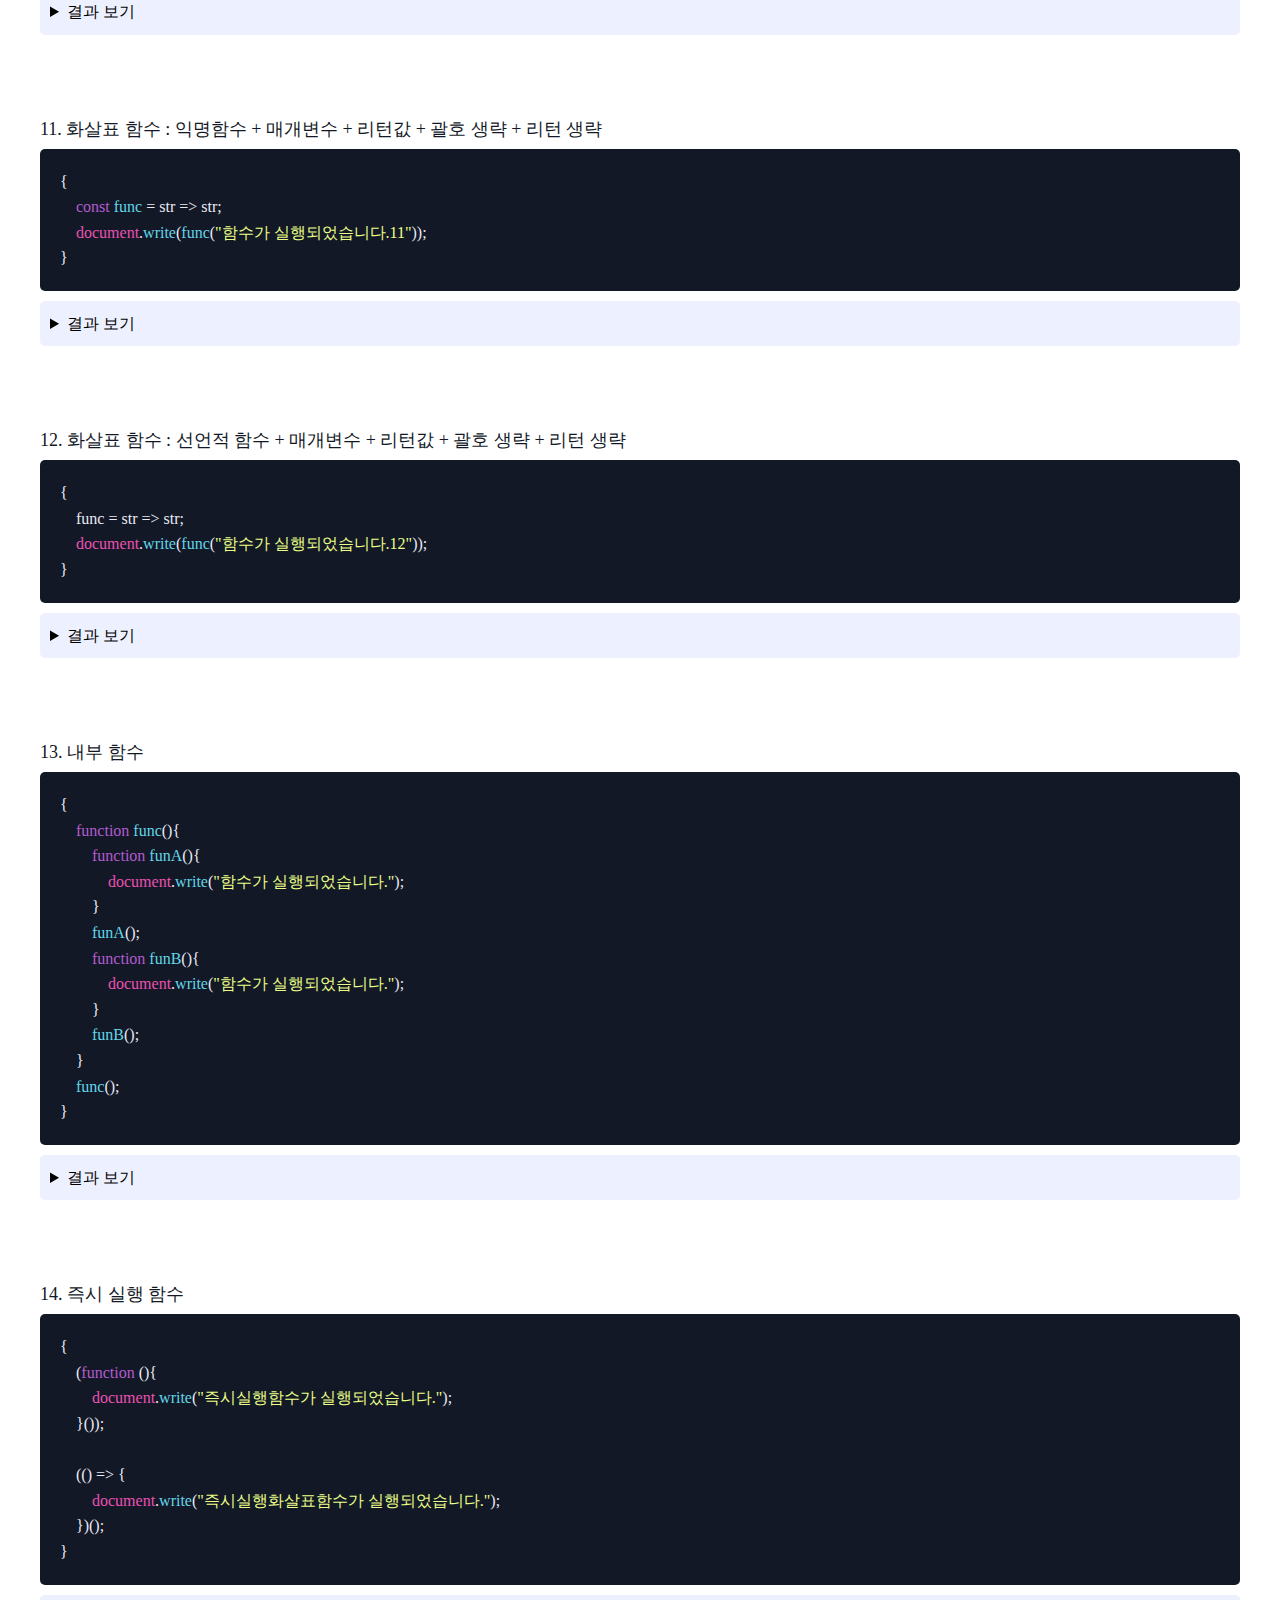
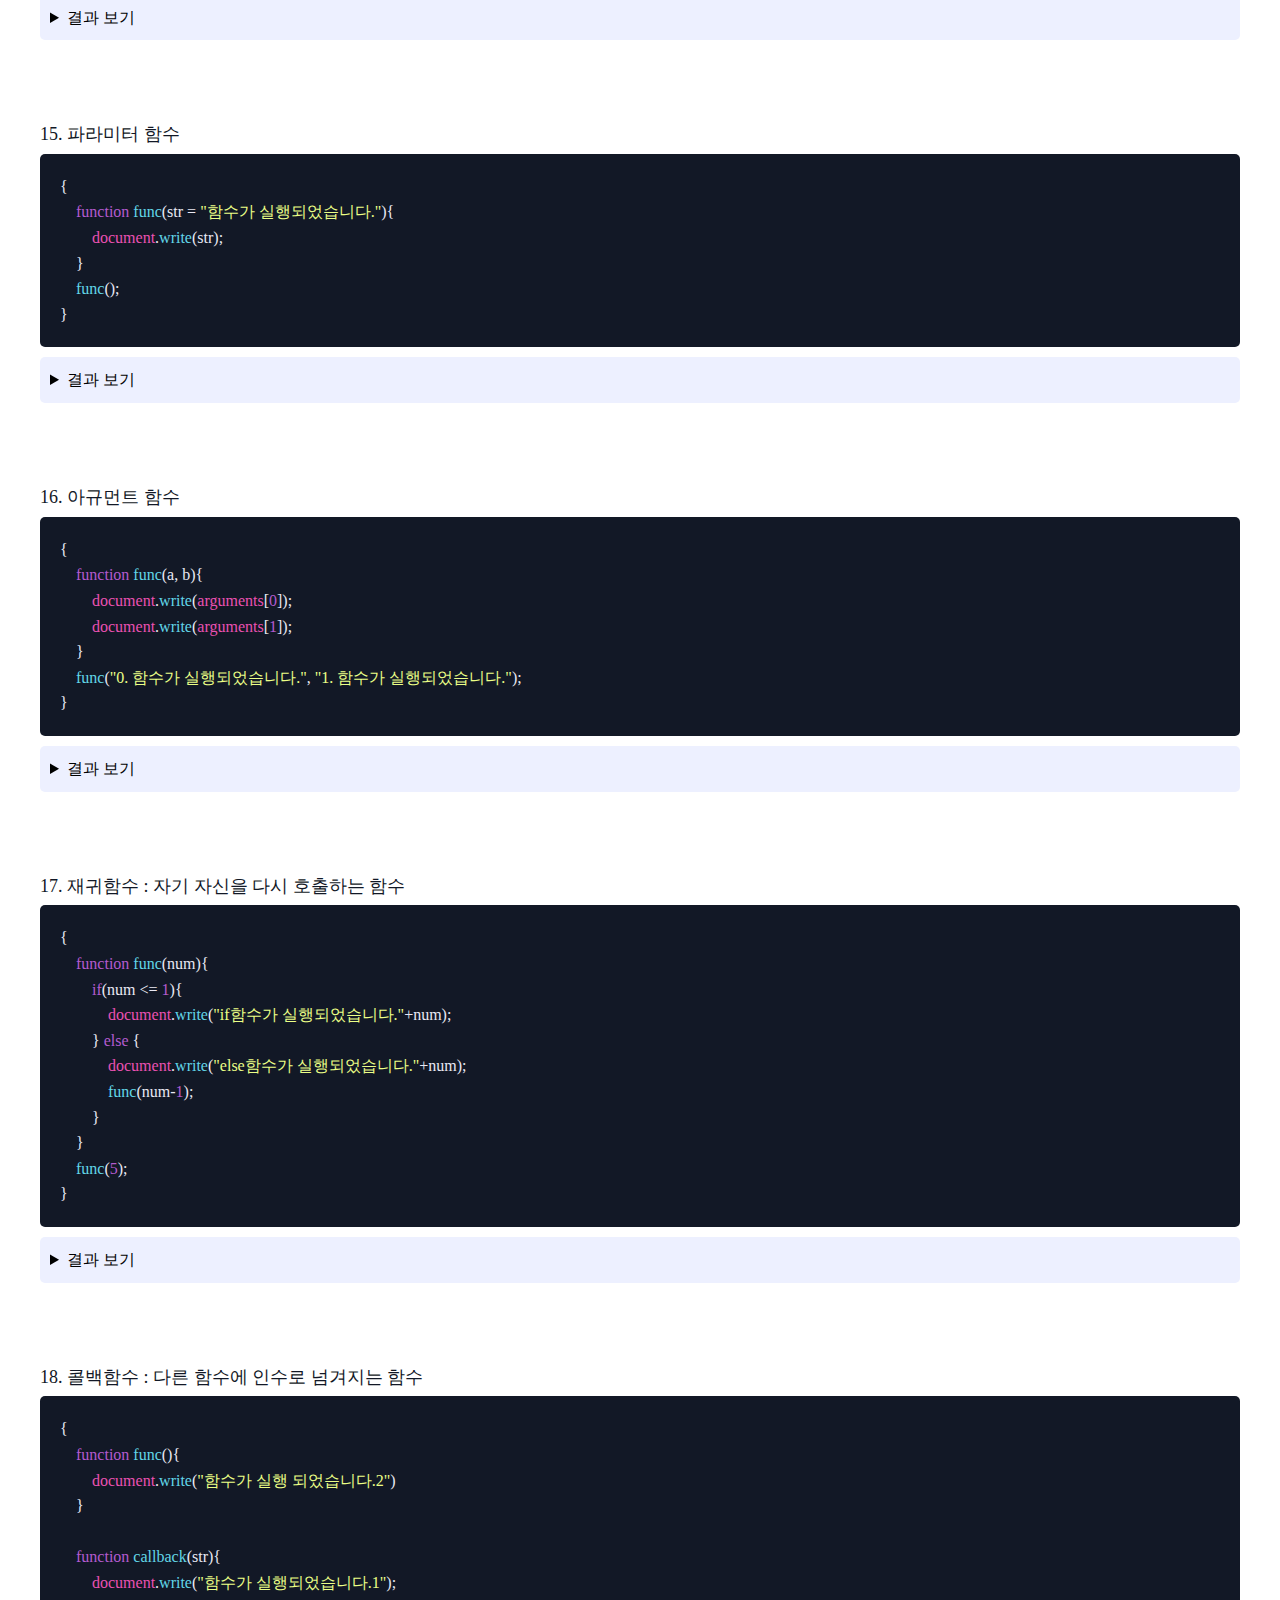
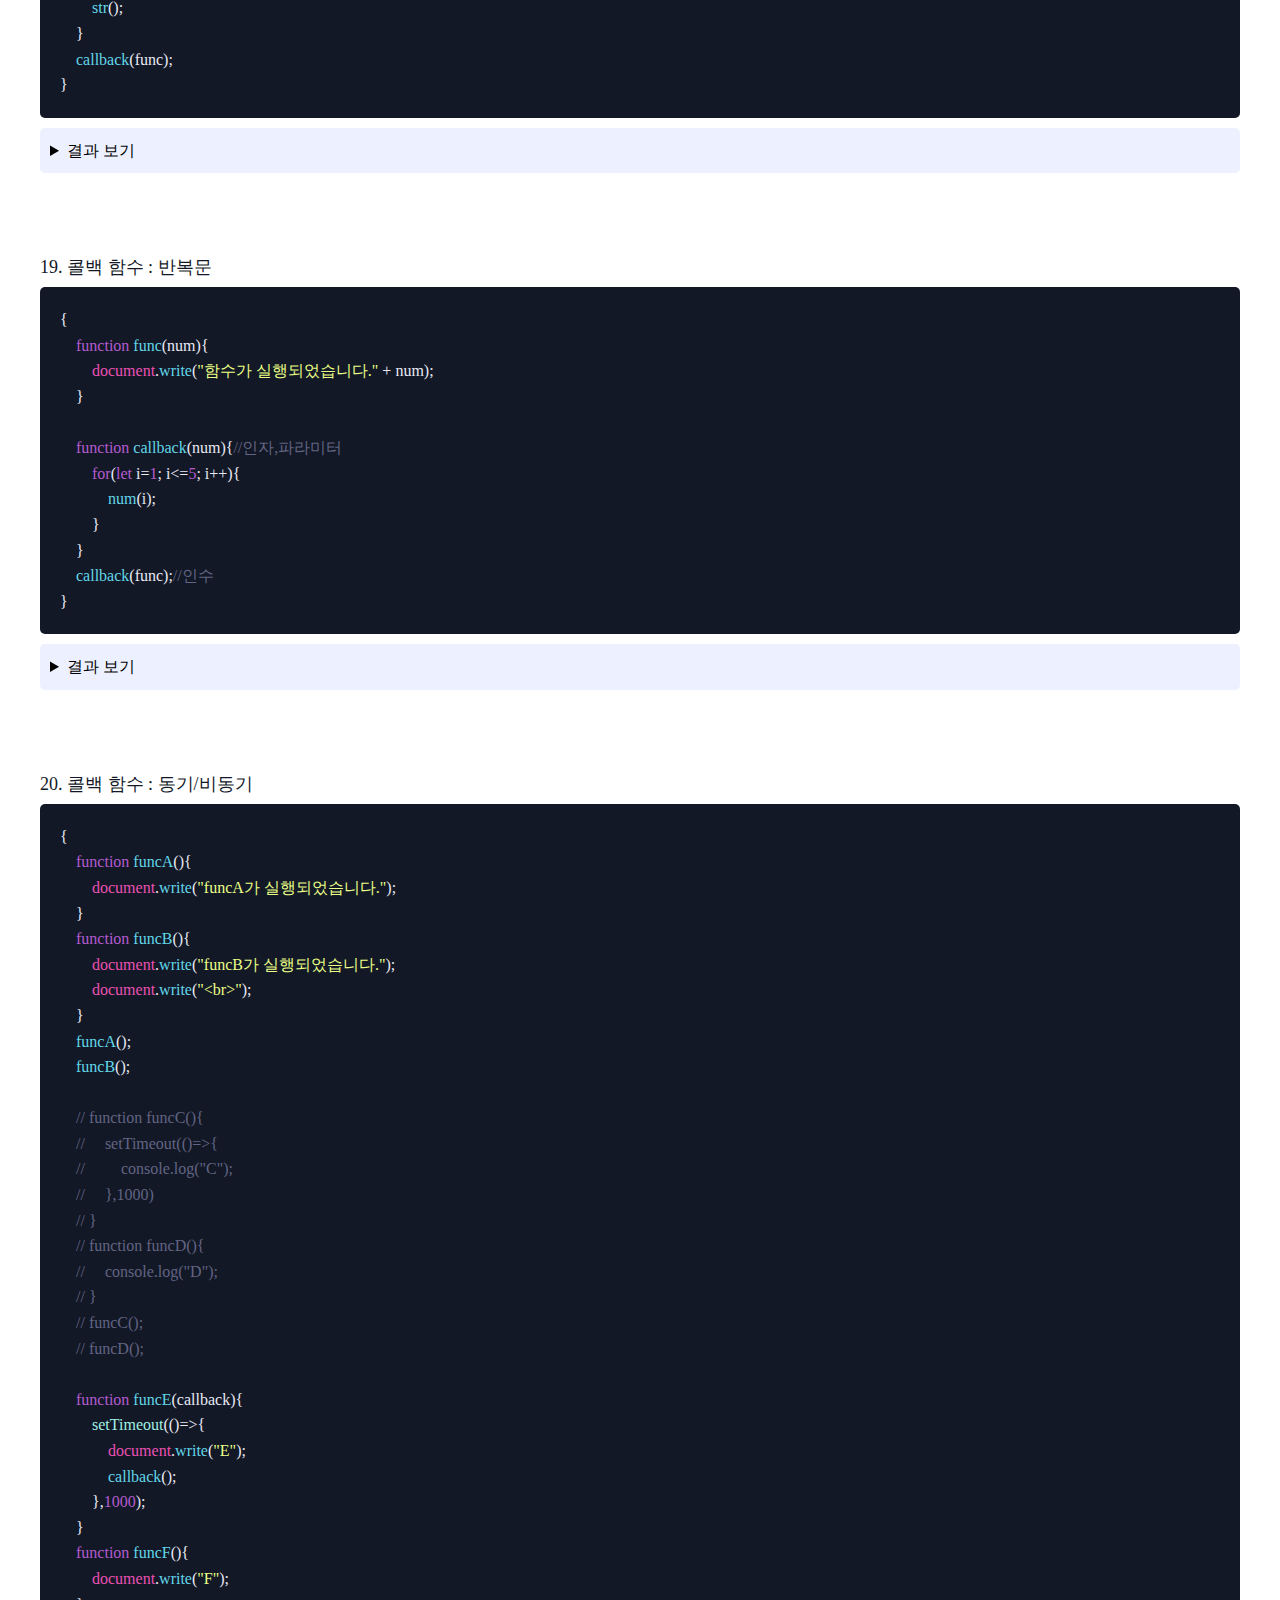
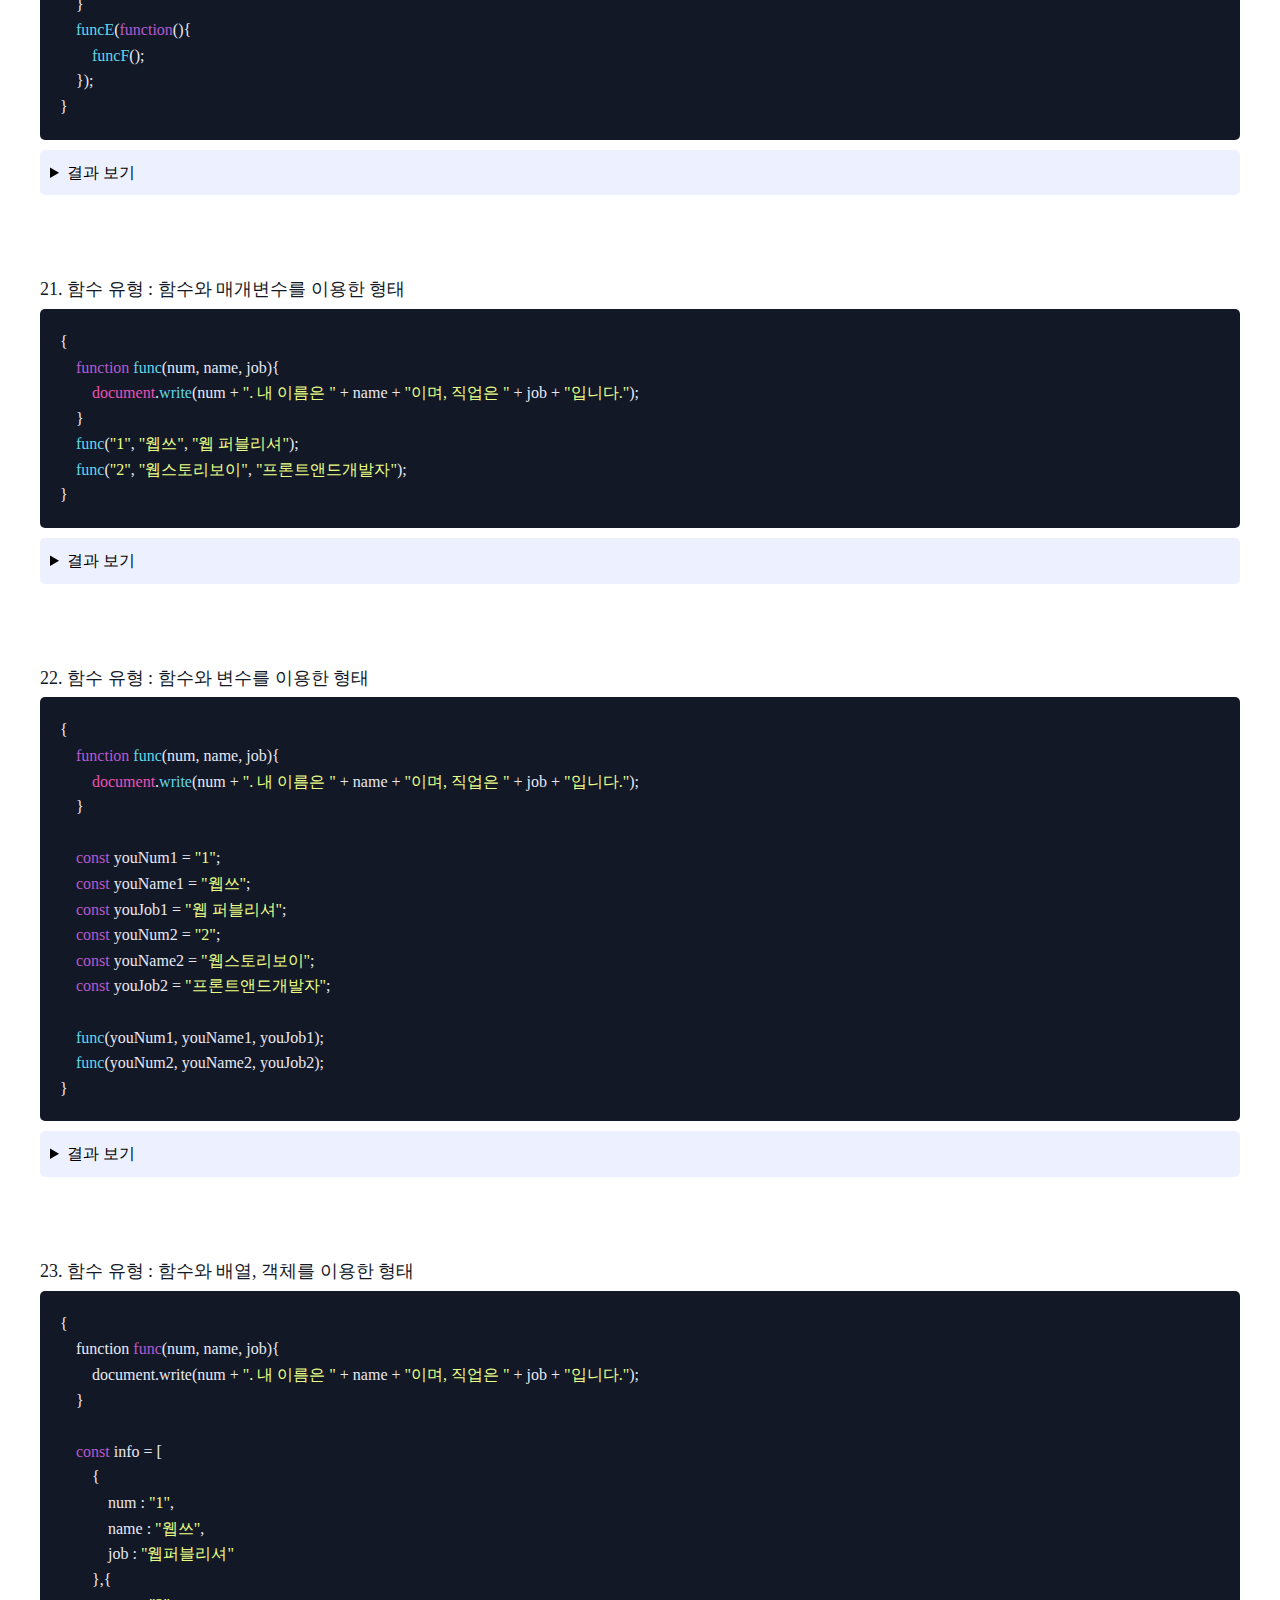
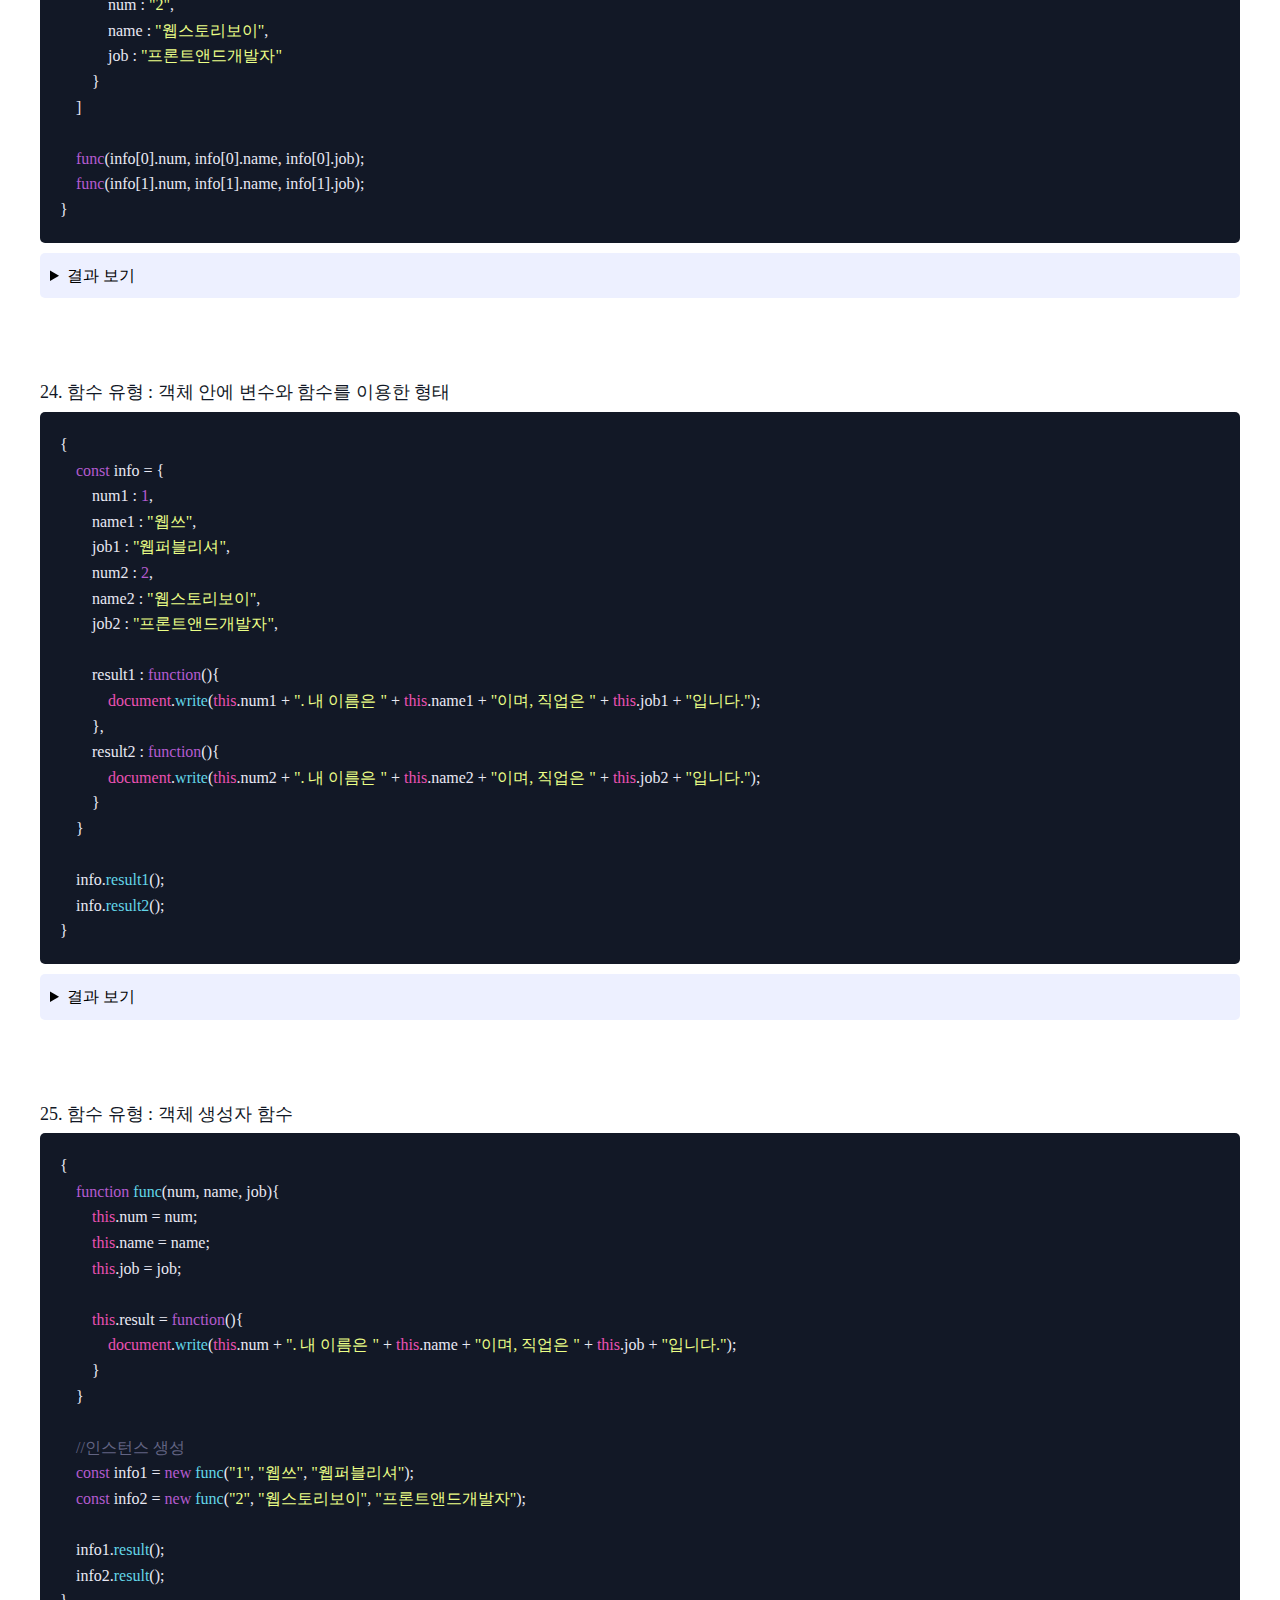
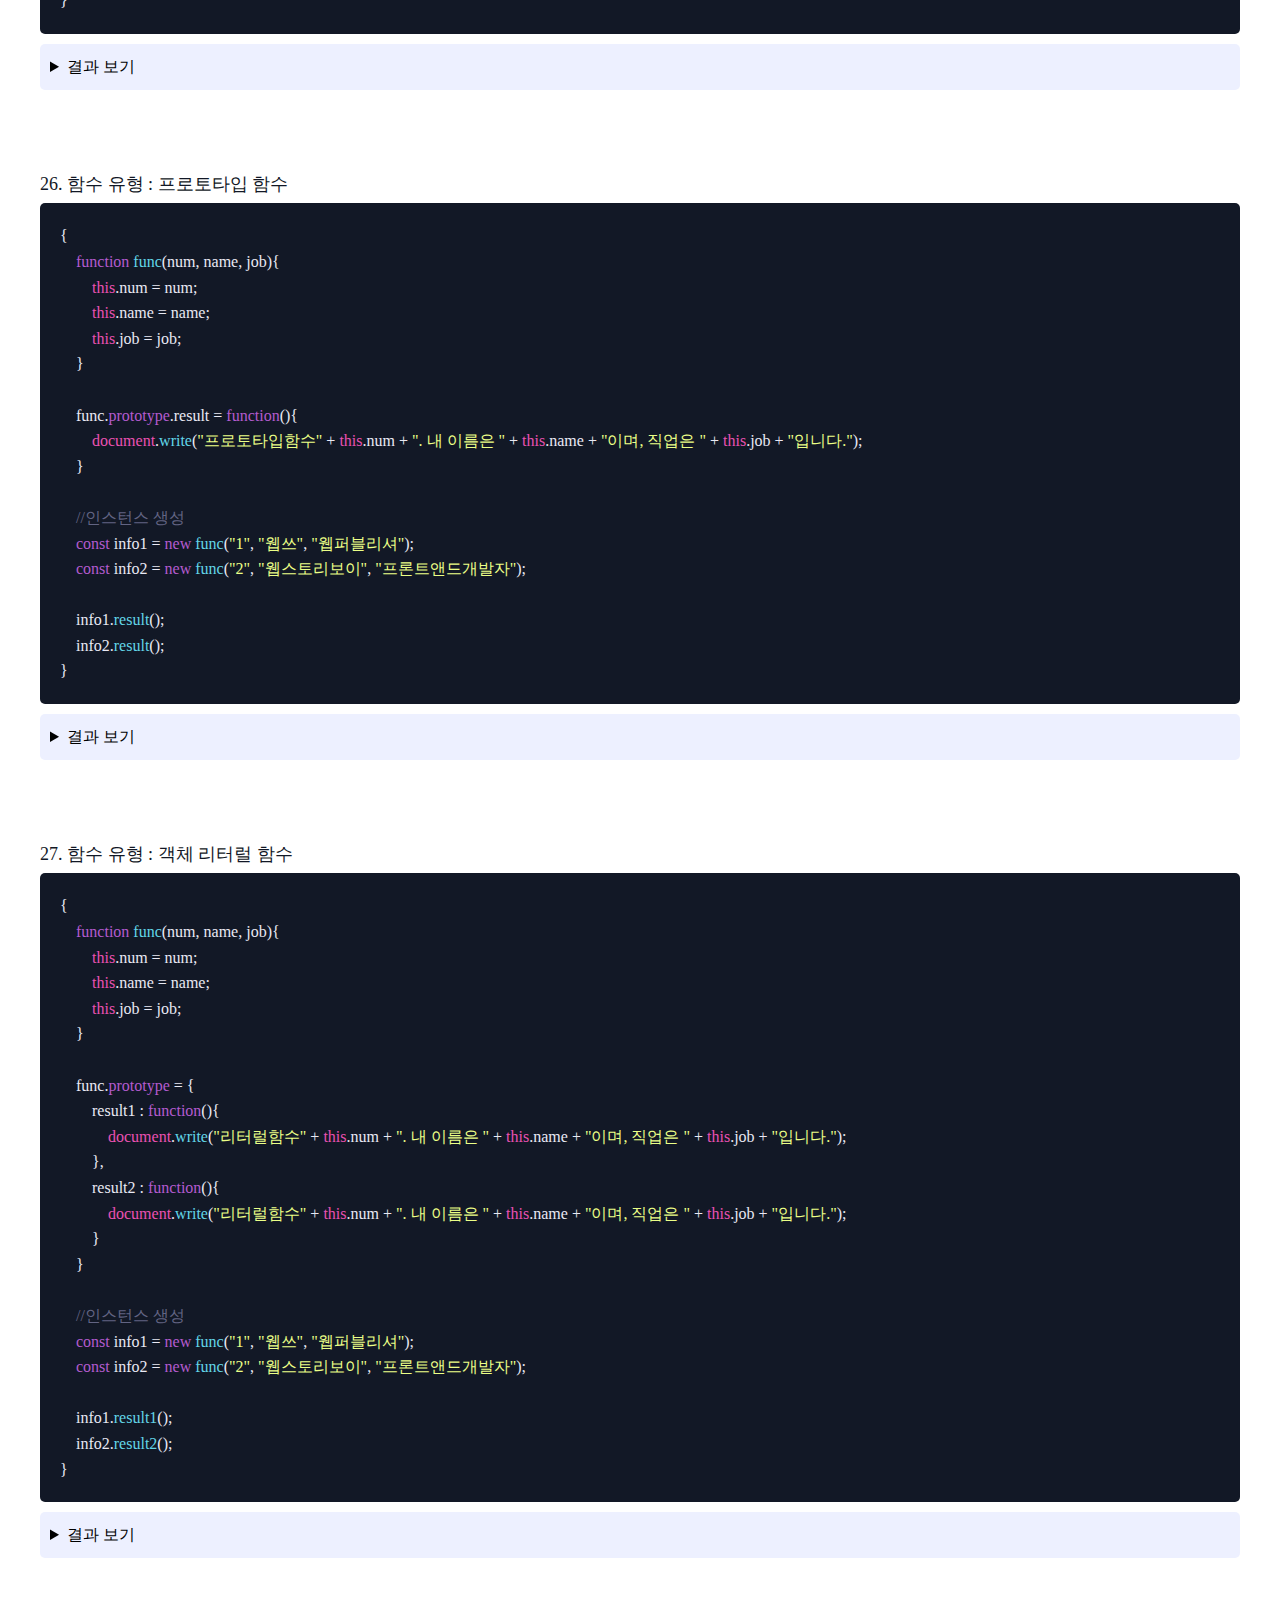
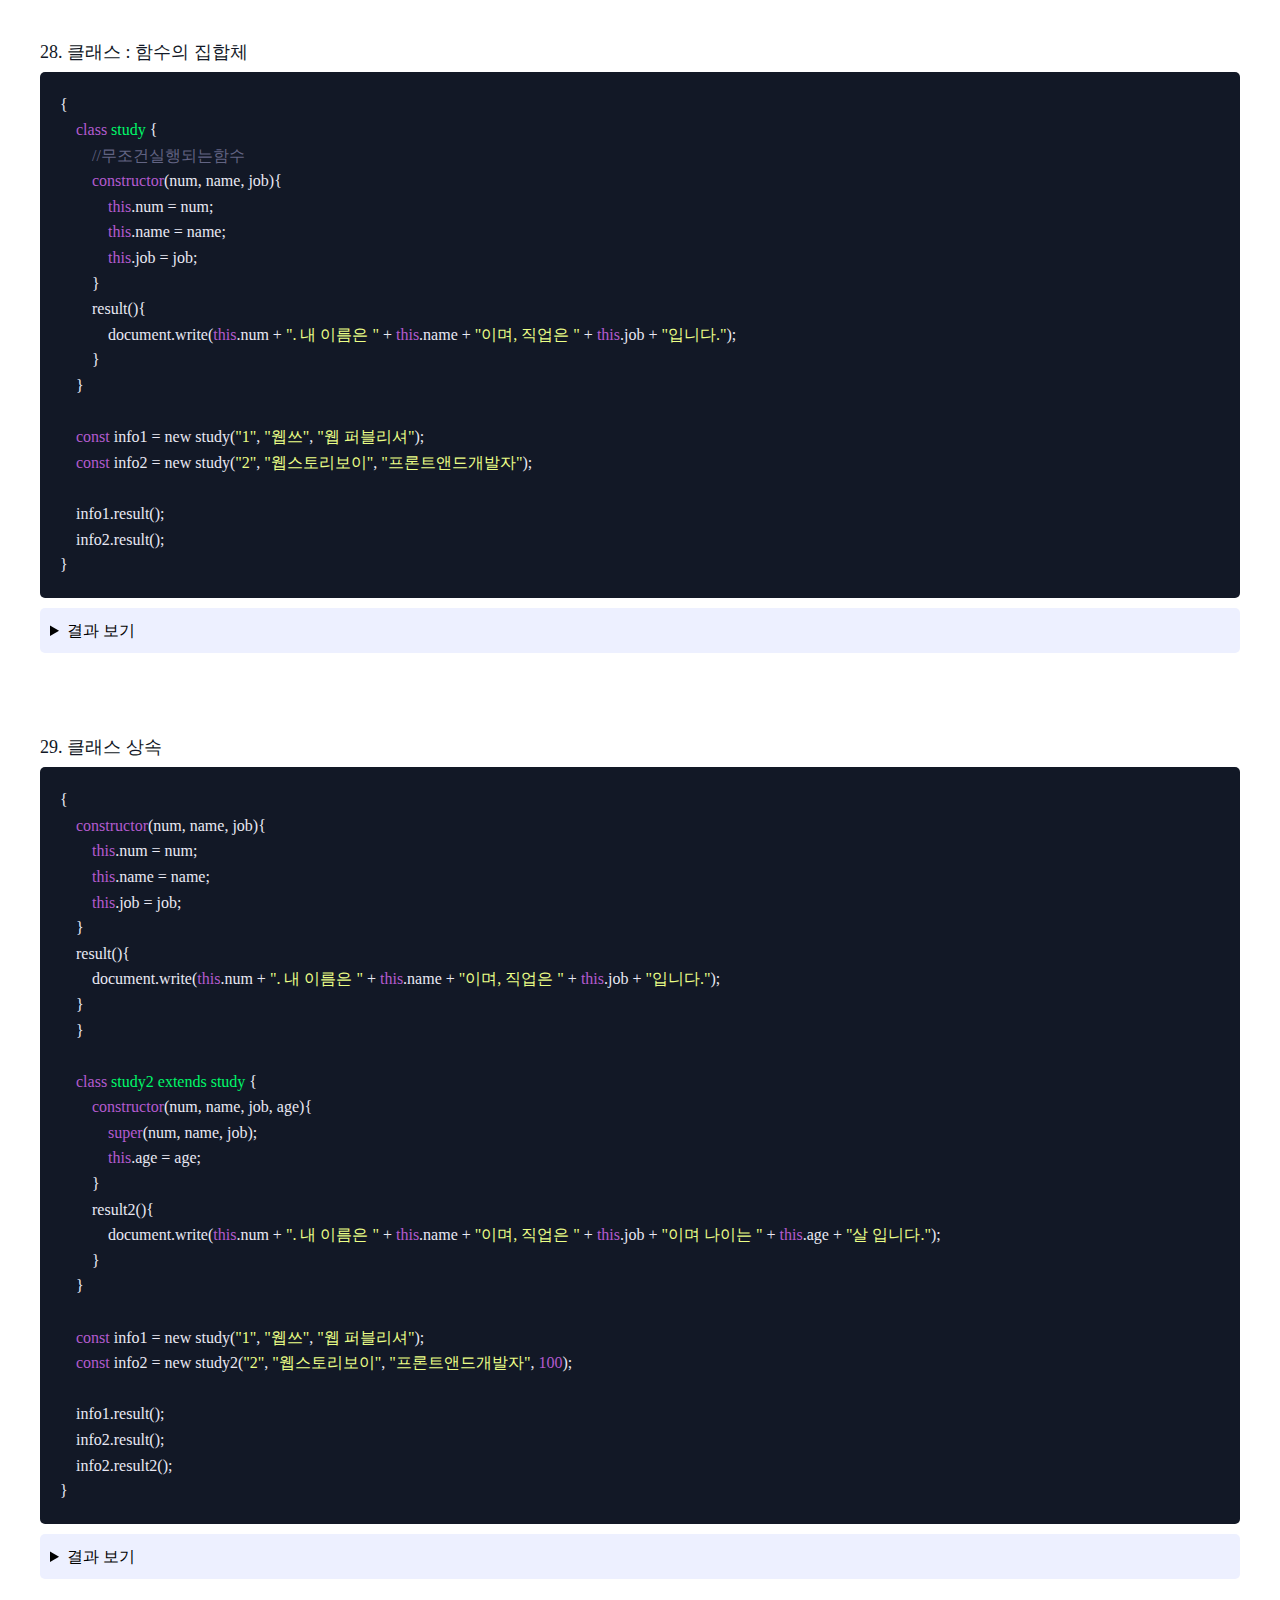
<file: javascript03.html>
<!DOCTYPE html>
<html lang="ko">

<head>
    <meta charset="UTF-8">
    <meta http-equiv="X-UA-Compatible" content="IE=edge">
    <meta name="viewport" content="width=device-width, initial-scale=1.0">
    <title>자바스크립트 : 데이터 실행하기</title>

    <link rel="stylesheet" href="assets/css/style.css">
    <link rel="stylesheet" href="assets/css/dracula.css">
</head>

<body>
    <header id="header">
        <h1><a href="index.html">Javascript</a></h1>
        <nav class="header_nav">
            <ul>
                <li><a href="javascript01.html">데이터 저장하기</a></li>
                <li><a href="javascript02.html">데이터 불러오기</a></li>
                <li class="active"><a href="javascript03.html">데이터 실행하기</a></li>
                <li><a href="javascript04.html">데이터 제어하기</a></li>
            </ul>
            <ul>
                <li><a href="javascript05.html">문자열 객체</a></li>
                <li><a href="javascript06.html">배열 객체</a></li>
                <li><a href="javascript07.html">수학 객체</a></li>
                <li><a href="javascript08.html">숫자 객체</a></li>
                <li><a href="javascript09.html">브라우저 객체</a></li>
                <li><a href="javascript10.html">요소 객체</a></li>
                <li><a href="javascript11.html">이벤트 객체</a></li>
                <li><a href="javascript12.html">제이쿼리</a></li>
            </ul>
            <ul class="effect">
                <li><a href="effect/searchEffect.html">검색 효과</a></li>
                <li><a href="effect/quizEffect.html">퀴즈 효과</a></li>
                <li><a href="effect/dataEffect.html">데이터 효과</a></li>
                <li><a href="effect/mouseEffect.html">마우스 효과</a></li>
                <li><a href="effect/sliderEffect.html">슬라이드 효과</a></li>
                <li><a href="effect/parallaxEffect.html">패랠랙스 효과</a></li>
                <li><a href="effect/gameEffect.html">게임 효과</a></li>
            </ul>
        </nav>
    </header>
    <!-- //header -->

    <main id="main">
        <div class="container">
            <div class="main_menu">
                <ul>
                    <li><a href="#sample1"> 01. 선언적 함수</a></li>
                    <li><a href="#sample2"> 02. 익명 함수</a></li>
                    <li><a href="#sample3"> 03. 매개변수 함수</a></li>
                    <li><a href="#sample4"> 04. 리턴값 함수</a></li>
                    <li><a href="#sample5"> 05. 화살표 함수 : 선언적 함수</a></li>
                    <li><a href="#sample6"> 06. 화살표 함수 : 익명 함수</a></li>
                    <li><a href="#sample7"> 07. 화살표 함수 : 매개변수 함수</a></li>
                    <li><a href="#sample8"> 08. 화살표 함수 : 리턴값 함수</a></li>
                    <li><a href="#sample9"> 09. 화살표 함수 : 익명 함수 + 매개변수 + 리턴값</a></li>
                    <li><a href="#sample10"> 10. 화살표 함수 : 익명함수 + 매개변수 + 리턴값 + 괄호 생략</a></li>
                    <li><a href="#sample11"> 11. 화살표 함수 : 익명함수 + 매개변수 + 리턴값 + 괄호 생략 + 리턴 생략</a></li>
                    <li><a href="#sample12"> 12. 화살표 함수 : 선언적 함수 + 매개변수 + 리턴값 + 괄호 생략 + 리턴 생략</a></li>
                    <li><a href="#sample13"> 13. 내부 함수</a></li>
                    <li><a href="#sample14"> 14. 즉시실행 함수</a></li>
                    <li><a href="#sample15"> 15. 파라미터 함수</a></li>
                    <li><a href="#sample16"> 16. 아규먼트 함수</a></li>
                    <li><a href="#sample17"> 17. 재귀 함수</a></li>
                    <li><a href="#sample18"> 18. 콜백 함수 : 다른 함수에 인수로 넘겨지는 함수</a></li>
                    <li><a href="#sample19"> 19. 콜백 함수 : 반복문</a></li>
                    <li><a href="#sample20"> 20. 콜백 함수 : 동기/비동기</a></li>
                    <li><a href="#sample21"> 21. 함수 유형 : 함수와 매개변수를 이용한 형태</a></li>
                    <li><a href="#sample22"> 22. 함수 유형 : 함수와 변수를 이용한 형태</a></li>
                    <li><a href="#sample23"> 23. 함수 유형 : 함수와 배열, 객체를 이용한 형태</a></li>
                    <li><a href="#sample24"> 24. 함수 유형 : 객체 안에 변수와 함수를 이용한 형태</a></li>
                    <li><a href="#sample25"> 25. 함수 유형 : 객체생성자 함수</a></li>
                    <li><a href="#sample26"> 26. 함수 유형 : 프로토타입 함수</a></li>
                    <li><a href="#sample27"> 27. 함수 유형 : 객체 리터럴 함수</a></li>
                    <li><a href="#sample28"> 28. 클래스 : 함수의 집합체</a></li>
                    <li><a href="#sample29"> 29. 클래스 상속</a></li>
                </ul>
            </div>
        <!-- //list -->
        <div class="main_sample">

            <!-- sample1 -->
            <div id="sample01" class="sample">
                <h3>01. 선언적 함수</h3>
                <div class="code">
<pre class="line-numbers"><code class="language-js">{
    function func(){
        document.write("함수가 실행되었습니다.1 ");
    }
    func();
}
</code></pre>
                </div>
                <div class="result">
                    <details>
                        <summary>결과 보기</summary>
                        <div class="sample01_result">
                        </div>
                    </details>
                </div>
            </div>
            <!-- //sample1 -->

            <!-- sample2 -->
            <div id="sample02" class="sample">
                <h3>02. 익명 함수</h3>
                <div class="code">
<pre class="line-numbers"><code class="language-js">{
    const func = function(){
        document.write("함수가 실행되었습니다.2 ");
    }
    func();
}
</code></pre>
                </div>
                <div class="result">
                    <details>
                        <summary>결과 보기</summary>
                        <div class="sample02_result">
                        </div>
                    </details>
                </div>
            </div>
            <!-- //sample2 -->

            <!-- sample3 -->
            <div id="sample03" class="sample">
                <h3>03. 매개변수 함수</h3>
                <div class="code">
<pre class="line-numbers"><code class="language-js">{
    function func(str){
        document.write(str);
    }
    func("함수가 실행되었습니다.3");
}
</code></pre>
                </div>
                <div class="result">
                    <details>
                        <summary>결과 보기</summary>
                        <div class="sample03_result">
                        </div>
                    </details>
                </div>
            </div>
            <!-- //sample3 -->
        
            <!-- sample4 -->
            <div id="sample04" class="sample">
                <h3>04. 리턴값 함수</h3>
                <div class="code">
<pre class="line-numbers"><code class="language-js">{
    function func(){
        const str = "함수가 실행되었습니다.4 ";
        return str;
    }
    document.write(func());
}
</code></pre>
                </div>
                <div class="result">
                    <details>
                        <summary>결과 보기</summary>
                        <div class="sample04_result">
                        </div>
                    </details>
                </div>
            </div>
            <!-- //sample4 -->

            <!-- sample5 -->
            <div id="sample05" class="sample">
                <h3>05. 화살표 함수 : 선언적 함수</h3>
                <div class="code">
<pre class="line-numbers"><code class="language-js">{
    func = () => {
        document.write("함수가 실행되었습니다.5");
    }
    func();
}
</code></pre>
                </div>
                <div class="result">
                    <details>
                        <summary>결과 보기</summary>
                        <div class="sample05_result">
                        </div>
                    </details>
                </div>
            </div>
            <!-- //sample5 -->

            <!-- sample6 -->
            <div id="sample06" class="sample">
                <h3>06. 화살표 함수 : 익명 함수</h3>
                <div class="code">
<pre class="line-numbers"><code class="language-js">{
    const func = () => {
        document.write("함수가 실행되었습니다.6");
    };
    func();
}
</code></pre>
                </div>
                <div class="result">
                    <details>
                        <summary>결과 보기</summary>
                        <div class="sample06_result">
                        </div>
                    </details>
                </div>
            </div>
            <!-- //sample6 -->

            <!-- sample7 -->
            <div id="sample07" class="sample">
                <h3>07. 화살표 함수 : 매개변수 함수</h3>
                <div class="code">
<pre class="line-numbers"><code class="language-js">{
    func = (str) => {
        document.write(str);
    }
    func("함수가 실행되었습니다.7");
}
</code></pre>
                </div>
                <div class="result">
                    <details>
                        <summary>결과 보기</summary>
                        <div class="sample07_result">
                        </div>
                    </details>
                </div>
            </div>
            <!-- //sample7 -->
            
            <!-- sample8 -->
            <div id="sample08" class="sample">
                <h3>08. 화살표 함수 : 리턴값 함수</h3>
                <div class="code">
<pre class="line-numbers"><code class="language-js">{
    func = () => {
        const str = "함수가 실행되었습니다.8"
        return str;
    }
    document.write(func());
}
</code></pre>
                </div>
                <div class="result">
                    <details>
                        <summary>결과 보기</summary>
                        <div class="sample08_result">
                        </div>
                    </details>
                </div>
            </div>
            <!-- //sample8 -->

            <!-- sample9 -->
            <div id="sample09" class="sample">
                <h3>09. 화살표 함수 : 익명함수 + 매개변수 + 리턴값</h3>
                <div class="code">
<pre class="line-numbers"><code class="language-js">{
    const func = (str) => {
        return str;
    };
    document.write(func("함수가실행되었습니다.9"));
}
</code></pre>
                </div>
                <div class="result">
                    <details>
                        <summary>결과 보기</summary>
                        <div class="sample09_result">
                        </div>
                    </details>
                </div>
            </div>
            <!-- //sample9 -->

            <!-- sample10 -->
            <div id="sample10" class="sample">
                <h3>10. 화살표 함수 : 익명함수 + 매개변수 + 리턴값 + 괄호 생략</h3>
                <div class="code">
<pre class="line-numbers"><code class="language-js">{
    const func = str => { // a매개변수가 한개면 괄호 생략가능
        return str;
    }
    document.write(func("함수가 실행되었습니다.10"));
}
</code></pre>
                </div>
                <div class="result">
                    <details>
                        <summary>결과 보기</summary>
                        <div class="sample10_result">
                        </div>
                    </details>
                </div>
            </div>
            <!-- //sample10 -->

            <!-- sample11 -->
            <div id="sample11" class="sample">
                <h3>11. 화살표 함수 : 익명함수 + 매개변수 + 리턴값 + 괄호 생략 + 리턴 생략</h3>
                <div class="code">
<pre class="line-numbers"><code class="language-js">{
    const func = str => str;
    document.write(func("함수가 실행되었습니다.11"));
}
</code></pre>
                </div>
                <div class="result">
                    <details>
                        <summary>결과 보기</summary>
                        <div class="sample11_result">
                        </div>
                    </details>
                </div>
            </div>
            <!-- //sample11 -->

            <!-- sample12 -->
            <div id="sample12" class="sample">
                <h3>12. 화살표 함수 : 선언적 함수 + 매개변수 + 리턴값 + 괄호 생략 + 리턴 생략</h3>
                <div class="code">
<pre class="line-numbers"><code class="language-js">{
    func = str => str;
    document.write(func("함수가 실행되었습니다.12"));
}
</code></pre>
                </div>
                <div class="result">
                    <details>
                        <summary>결과 보기</summary>
                        <div class="sample12_result">
                        </div>
                    </details>
                </div>
            </div>
            <!-- //sample12 -->

            <!-- sample13 -->
            <div id="sample13" class="sample">
                <h3>13. 내부 함수</h3>
                <div class="code">
<pre class="line-numbers"><code class="language-js">{
    function func(){
        function funA(){
            document.write("함수가 실행되었습니다.");
        }
        funA();
        function funB(){
            document.write("함수가 실행되었습니다.");
        }
        funB();
    }
    func();
}
</code></pre>
                </div>
                <div class="result">
                    <details>
                        <summary>결과 보기</summary>
                        <div class="sample13_result">
                        </div>
                    </details>
                </div>
            </div>
            <!-- //sample13 -->

            <!-- sample14 -->
            <div id="sample14" class="sample">
                <h3>14. 즉시 실행 함수</h3>
                <div class="code">
<pre class="line-numbers"><code class="language-js">{
    (function (){
        document.write("즉시실행함수가 실행되었습니다.");
    }());

    (() => {
        document.write("즉시실행화살표함수가 실행되었습니다.");
    })();
}
</code></pre>
                </div>
                <div class="result">
                    <details>
                        <summary>결과 보기</summary>
                        <div class="sample14_result">
                        </div>
                    </details>
                </div>
            </div>
            <!-- //sample14 -->

            <!-- sample15 -->
            <div id="sample15" class="sample">
                <h3>15. 파라미터 함수</h3>
                <div class="code">
<pre class="line-numbers"><code class="language-js">{
    function func(str = "함수가 실행되었습니다."){
        document.write(str);
    }
    func();
}
</code></pre>
                </div>
                <div class="result">
                    <details>
                        <summary>결과 보기</summary>
                        <div class="sample15_result">
                        </div>
                    </details>
                </div>
            </div>
            <!-- //sample15 -->

            <!-- sample16 -->
            <div id="sample16" class="sample">
                <h3>16. 아규먼트 함수</h3>
                <div class="code">
<pre class="line-numbers"><code class="language-js">{
    function func(a, b){
        document.write(arguments[0]);
        document.write(arguments[1]);
    }
    func("0. 함수가 실행되었습니다.<br>", "1. 함수가 실행되었습니다.");
}
</code></pre>
                </div>
                <div class="result">
                    <details>
                        <summary>결과 보기</summary>
                        <div class="sample16_result">
                        </div>
                    </details>
                </div>
            </div>
            <!-- //sample16 -->

            <!-- sample17 -->
            <div id="sample17" class="sample">
                <h3>17. 재귀함수 : 자기 자신을 다시 호출하는 함수</h3>
                <div class="code">
<pre class="line-numbers"><code class="language-js">{
    function func(num){
        if(num &lt;= 1){
            document.write("if함수가 실행되었습니다."+num);
        } else {
            document.write("else함수가 실행되었습니다."+num);
            func(num-1);
        }
    }
    func(5);
}
</code></pre>
                </div>
                <div class="result">
                    <details>
                        <summary>결과 보기</summary>
                        <div class="sample17_result">
                        </div>
                    </details>
                </div>
            </div>
            <!-- //sample17 -->

            <!-- sample18 -->
            <div id="sample18" class="sample">
                <h3>18. 콜백함수 : 다른 함수에 인수로 넘겨지는 함수</h3>
                <div class="code">
<pre class="line-numbers"><code class="language-js">{
    function func(){
        document.write("함수가 실행 되었습니다.2")
    }

    function callback(str){
        document.write("함수가 실행되었습니다.1");
        str();
    }
    callback(func);
}
</code></pre>
                </div>
                <div class="result">
                    <details>
                        <summary>결과 보기</summary>
                        <div class="sample18_result">
                        </div>
                    </details>
                </div>
            </div>
            <!-- //sample18 -->

            <!-- sample19 -->
            <div id="sample19" class="sample">
                <h3>19. 콜백 함수 : 반복문</h3>
                <div class="code">
<pre class="line-numbers"><code class="language-js">{
    function func(num){
        document.write("함수가 실행되었습니다." + num);
    }

    function callback(num){//인자,파라미터
        for(let i=1; i&lt;=5; i++){
            num(i);
        }
    }
    callback(func);//인수
}
</code></pre>
                </div>
                <div class="result">
                    <details>
                        <summary>결과 보기</summary>
                        <div class="sample19_result">
                        </div>
                    </details>
                </div>
            </div>
            <!-- //sample19 -->

            <!-- sample20 -->
            <div id="sample20" class="sample">
                <h3>20. 콜백 함수 : 동기/비동기</h3>
                <div class="code">
<pre class="line-numbers"><code class="language-js">{
    function funcA(){
        document.write("funcA가 실행되었습니다.");
    }
    function funcB(){
        document.write("funcB가 실행되었습니다.");
        document.write("&lt;br&gt;");
    }
    funcA();
    funcB();

    // function funcC(){
    //     setTimeout(()=>{
    //         console.log("C");
    //     },1000)
    // }
    // function funcD(){
    //     console.log("D");
    // }
    // funcC();
    // funcD();

    function funcE(callback){
        setTimeout(()=>{
            document.write("E");
            callback();
        },1000);
    }
    function funcF(){
        document.write("F");
    }
    funcE(function(){
        funcF();
    });
}
</code></pre>
                </div>
                <div class="result">
                    <details>
                        <summary>결과 보기</summary>
                        <div class="sample20_result">
                        </div>
                    </details>
                </div>
            </div>
            <!-- //sample20 -->

            <!-- sample21 -->
            <div id="sample21" class="sample">
                <h3>21. 함수 유형 : 함수와 매개변수를 이용한 형태</h3>
                <div class="code">
<pre class="line-numbers"><code class="language-js">{
    function func(num, name, job){
        document.write(num + ". 내 이름은 " + name + "이며, 직업은 " + job + "입니다.");
    }
    func("1", "웹쓰", "웹 퍼블리셔");
    func("2", "웹스토리보이", "프론트앤드개발자");
}
</code></pre>
                </div>
                <div class="result">
                    <details>
                        <summary>결과 보기</summary>
                        <div class="sample21_result">
                        </div>
                    </details>
                </div>
            </div>
            <!-- //sample21 -->

            <!-- sample22 -->
            <div id="sample22" class="sample">
                <h3>22. 함수 유형 : 함수와 변수를 이용한 형태</h3>
                <div class="code">
<pre class="line-numbers"><code class="language-js">{
    function func(num, name, job){
        document.write(num + ". 내 이름은 " + name + "이며, 직업은 " + job + "입니다.");
    }

    const youNum1 = "1";
    const youName1 = "웹쓰";
    const youJob1 = "웹 퍼블리셔";
    const youNum2 = "2";
    const youName2 = "웹스토리보이";
    const youJob2 = "프론트앤드개발자";

    func(youNum1, youName1, youJob1);
    func(youNum2, youName2, youJob2);
}
</code></pre>
                </div>
                <div class="result">
                    <details>
                        <summary>결과 보기</summary>
                        <div class="sample22_result">
                        </div>
                    </details>
                </div>
            </div>
            <!-- //sample22 -->

            <!-- sample23 -->
            <div id="sample23" class="sample">
                <h3>23. 함수 유형 : 함수와 배열, 객체를 이용한 형태</h3>
                <div class="script">
                    <pre><code lang="language-js">{
    function func(num, name, job){
        document.write(num + ". 내 이름은 " + name + "이며, 직업은 " + job + "입니다.");
    }

    const info = [
        {
            num : "1",
            name : "웹쓰",
            job : "웹퍼블리셔"
        },{
            num : "2",
            name : "웹스토리보이",
            job : "프론트앤드개발자"
        }
    ]

    func(info[0].num, info[0].name, info[0].job);
    func(info[1].num, info[1].name, info[1].job);
}    
</code></pre>
                </div>
                <div class="result">
                    <details>
                        <summary>결과 보기</summary>
                        <div class="sample23_result">
                        </div>
                    </details>
                </div>
            </div> 
                <!-- //sample23 -->            
                <!-- sample24 -->
            <div id="sample24" class="sample">
                <h3>24. 함수 유형 : 객체 안에 변수와 함수를 이용한 형태</h3>
                <div class="script">
                    <pre><code lang="language-js">{
    const info = {
        num1 : 1,
        name1 : "웹쓰",
        job1 : "웹퍼블리셔",
        num2 : 2,
        name2 : "웹스토리보이",
        job2 : "프론트앤드개발자",

        result1 : function(){
            document.write(this.num1 + ". 내 이름은 " + this.name1 + "이며, 직업은 " + this.job1 + "입니다.");
        },
        result2 : function(){
            document.write(this.num2 + ". 내 이름은 " + this.name2 + "이며, 직업은 " + this.job2 + "입니다.");
        }
    }

    info.result1();
    info.result2();
}    
</code></pre>
                </div>
                <div class="result">
                    <details>
                        <summary>결과 보기</summary>
                        <div class="sample24_result">
                        </div>
                    </details>
                </div>
            </div> 
                <!-- //sample24 -->
                <!-- sample25 -->
                <div id="sample25" class="sample">
                    <h3>25. 함수 유형 : 객체 생성자 함수</h3>
                    <div class="script">
                        <pre><code lang="language-js">{
    function func(num, name, job){
        this.num = num;
        this.name = name;
        this.job = job;

        this.result = function(){
            document.write(this.num + ". 내 이름은 " + this.name + "이며, 직업은 " + this.job + "입니다.");
        }
    }

    //인스턴스 생성
    const info1 = new func("1", "웹쓰", "웹퍼블리셔");
    const info2 = new func("2", "웹스토리보이", "프론트앤드개발자");

    info1.result();
    info2.result();
}    
</code></pre>
                    </div>
                    <div class="result">
                        <details>
                            <summary>결과 보기</summary>
                            <div class="sample25_result">
                            </div>
                        </details>
                    </div>
                </div> 
                <!-- //sample25 --> 
                <!-- sample26 -->
                <div id="sample26" class="sample">
                    <h3>26. 함수 유형 : 프로토타입 함수</h3>
                    <div class="script">
                        <pre><code lang="language-js">{
    function func(num, name, job){
        this.num = num;
        this.name = name;
        this.job = job;
    }

    func.prototype.result = function(){
        document.write("프로토타입함수" + this.num + ". 내 이름은 " + this.name + "이며, 직업은 " + this.job + "입니다.");
    }

    //인스턴스 생성
    const info1 = new func("1", "웹쓰", "웹퍼블리셔");
    const info2 = new func("2", "웹스토리보이", "프론트앤드개발자");

    info1.result();
    info2.result();
}
</code></pre>
                    </div>
                    <div class="result">
                        <details>
                            <summary>결과 보기</summary>
                            <div class="sample26_result">
                            </div>
                        </details>
                    </div>
                </div> 
                <!-- //sample26 -->
                <!-- sample27 -->
            <div id="sample27" class="sample">
                <h3>27. 함수 유형 : 객체 리터럴 함수</h3>
                <div class="script">
                    <pre><code lang="language-js">{
    function func(num, name, job){
        this.num = num;
        this.name = name;
        this.job = job;
    }

    func.prototype = {
        result1 : function(){
            document.write("리터럴함수" + this.num + ". 내 이름은 " + this.name + "이며, 직업은 " + this.job + "입니다.");
        },
        result2 : function(){
            document.write("리터럴함수" + this.num + ". 내 이름은 " + this.name + "이며, 직업은 " + this.job + "입니다.");
        }
    }

    //인스턴스 생성
    const info1 = new func("1", "웹쓰", "웹퍼블리셔");
    const info2 = new func("2", "웹스토리보이", "프론트앤드개발자");

    info1.result1();
    info2.result2();
}    
</code></pre>
                </div>
                <div class="result">
                    <details>
                        <summary>결과 보기</summary>
                        <div class="sample27_result">
                        </div>
                    </details>
                </div>
            </div> 
                <!-- //sample27 -->
                <!-- sample28 -->
            <div id="sample28" class="sample">
                <h3>28. 클래스 : 함수의 집합체</h3>
                <div class="script">
                    <pre><code lang="language-js">{
    class study {
        //무조건실행되는함수
        constructor(num, name, job){
            this.num = num;
            this.name = name;
            this.job = job;
        }
        result(){
            document.write(this.num + ". 내 이름은 " + this.name + "이며, 직업은 " + this.job + "입니다.");
        }
    }

    const info1 = new study("1", "웹쓰", "웹 퍼블리셔");
    const info2 = new study("2", "웹스토리보이", "프론트앤드개발자");

    info1.result();
    info2.result();
}    
</code></pre>
                </div>
                <div class="result">
                    <details>
                        <summary>결과 보기</summary>
                        <div class="sample28_result">
                        </div>
                    </details>
                </div>
            </div> 
                <!-- //sample28 -->            
                <!-- sample29 -->
            <div id="sample29" class="sample">
                <h3>29. 클래스 상속</h3>
                <div class="script">
                    <pre><code lang="language-js">{
    constructor(num, name, job){
        this.num = num;
        this.name = name;
        this.job = job;
    }
    result(){
        document.write(this.num + ". 내 이름은 " + this.name + "이며, 직업은 " + this.job + "입니다.");
    }
    }

    class study2 extends study {
        constructor(num, name, job, age){
            super(num, name, job);
            this.age = age;
        }
        result2(){
            document.write(this.num + ". 내 이름은 " + this.name + "이며, 직업은 " + this.job + "이며 나이는 " + this.age + "살 입니다.");
        }
    }

    const info1 = new study("1", "웹쓰", "웹 퍼블리셔");
    const info2 = new study2("2", "웹스토리보이", "프론트앤드개발자", 100);

    info1.result();
    info2.result();
    info2.result2();
}    
</code></pre>
                </div>
                <div class="result">
                    <details>
                        <summary>결과 보기</summary>
                        <div class="sample29_result">
                        </div>
                    </details>
                </div>
            </div> 
                <!-- //sample29 -->                                                                                                  
            <!-- // main_sample -->    
        </div>
        <!-- // main_sample -->
    </div>
</main>
<!-- //main -->

<footer id="footer">
    <a href="mailto:webstoryboy@naver.com">webstoryboy@naver.com</a>
</footer>
<!-- //footer -->

<script src="assets/js/highlight.min.js"></script>
<script>
    hljs.highlightAll();
</script>               

<script>
    //01. 선언적 함수, 함수가 실행 될 때에는 선언이 되어야 한다.
    {
        function func(){
            document.querySelector(".sample01_result").innerHTML = "함수가 실행되었습니다.1 ";
        }
        func();
    }

    //02. 익명 함수, 함수가 변수 안에 들어가서 이름이 안보임
    {
        const func = function(){
            document.querySelector(".sample02_result").innerHTML = "함수가 실행되었습니다.2 ";
        }
        func();
    }

    //03. 매개변수 함수, 함수를 선언할 때 전달이 되는 변수
    {
        function func(str){
            document.querySelector(".sample03_result").innerHTML = str;
        }
        func("함수가 실행되었습니다.3");
    }

    //04. 리턴값 함수, 함수의 결괏값을 리턴해주는 함수
    {
        function func(){
            const str = "함수가 실행되었습니다.4 ";
            return str;
        }
        document.querySelector(".sample04_result").innerHTML = func();
    }

    //05. 화살표 함수 : 선언적 함수
    {
        func = () => {
            document.querySelector(".sample05_result").innerHTML = "함수가 실행되었습니다.5";
        }
        func();
    }

    //06. 화살표 함수 : 익명 함수
    {
        // const func = function(){
        //     document.write("함수가 실행되었습니다.6");
        // };
        // func();

        const func = () => {
            document.querySelector(".sample06_result").innerHTML = "함수가 실행되었습니다.6";
        };
        func();
    }
    
    //07. 화살표 함수 : 매개변수 함수
    {
        func = (str) => {
            document.querySelector(".sample07_result").innerHTML = str;
        }
        func("함수가 실행되었습니다.7");
    }

    //08. 화살표 함수 : 리턴값 함수
    {
        // function func(){
        //     const str = "함수가 실행되었습니다.7"
        //     return str;
        // }
        // document.write(func());

        func = () => {
            const str = "함수가 실행되었습니다.8"
            return str;
        }
        document.querySelector(".sample08_result").innerHTML = func();
    }

    //09. 화살표 함수 : 익명함수 + 매개변수 + 리턴값
    {
        const func = (str) => {
            return str;
        };
        document.querySelector(".sample09_result").innerHTML = func("함수가실행되었습니다.9");
    }

    {
        const number = [];

        func = (str) =>{
            return str;
        }
        
        for(let i = 0; i<10; i++){
            // console.log(func("화살표함수+for반복문"+i));
            number[i] = i+1;
        }

        
        number.forEach(function(el){
            // console.log(el);
        })

        //10. 화살표 함수 : 익명함수 + 매개변수 + 리턴값 + 괄호 생략
        {
            const func = str => { // a매개변수가 한개면 괄호 생략가능
                return str;
            }
            document.querySelector(".sample10_result").innerHTML = func("함수가 실행되었습니다.10");
        }

        //11. 화살표 함수 : 익명함수 + 매개변수 + 리턴값 + 괄호 생략 + 리턴 생략
        {
            const func = str => str;
            document.querySelector(".sample11_result").innerHTML = func("함수가 실행되었습니다.11");
        }

        //12. 화살표 함수 : 선언적 함수 + 매개변수 + 리턴값 + 괄호 생략 + 리턴 생략
        {
            func = str => str;
            document.querySelector(".sample12_result").innerHTML = func("함수가 실행되었습니다.12");
        }
    }

    //13. 내부 함수 / 외부 함수 / 클로저
    {
        function func(){
            function funA(){
                document.querySelector(".sample13_result").innerHTML = "내부 함수 funA 실행<br>"
            }
            funA();
            function funB(){
                document.querySelector(".sample13_result").innerHTML += "내부 함수 funB 실행"
            }
            funB();
        }
        func();
    }

    //14. 즉시 실행 함수
    {
        // function func(){
        //     document.write("함수가 실행되었습니다.");
        // }
        // func();

        (function (){
            document.querySelector(".sample14_result").innerHTML = "즉시 실행 함수 실행<br>"
            // console.log("1");
        }());

        (() => {
            document.querySelector(".sample14_result").innerHTML += "즉시 실행 화살표 함수 실행"
            // console.log("2");
        })();
    }
    
    //15. 파라미터 함수 : 매개변수 전달
    {
        function func(str = "함수가 실행되었습니다."){
            document.querySelector(".sample15_result").innerHTML = str;
        }
        func();
    }

    //16. 아규먼트 함수, 매개변수가 배열안에 있는 것처럼 사용함. 인자를 전달
    {
        function func(a, b){
            document.querySelector(".sample16_result").innerHTML = arguments[0];
            document.querySelector(".sample16_result").innerHTML += arguments[1];
        }
        func("0. 함수가 실행되었습니다.<br>", "1. 함수가 실행되었습니다.");
    }

    //17. 재귀함수 : 자기 자신을 다시 호출하는 함수
    {
        // function func(){
        //     document.write("오랜만이다!! 함수가 실행되었습니다.");
        // }
        // func();

        function func(num){
            if(num <= 1){
                document.querySelector(".sample17_result").innerHTML += "if함수가 실행되었습니다." + num;
            } else {
                document.querySelector(".sample17_result").innerHTML += "else함수가 실행되었습니다." + num;
                document.querySelector(".sample17_result").innerHTML += "<br>";
                func(num-1);
            }
        }
        func(5);
    }
    

    //18. 콜백함수 : 다른 함수에 인수로 넘겨지는 함수
    {
        function func(){
            document.querySelector(".sample18_result").innerHTML += "함수가 실행 되었습니다.2";
        }

        function callback(str){
            document.querySelector(".sample18_result").innerHTML = "함수가 실행 되었습니다.1 <br>";
            str();
        }
        callback(func);
    }

    //19. 콜백 함수 : 반복문
    {
        function func(num){
            document.querySelector(".sample19_result").innerHTML += "함수가 실행되었습니다." + num + "<br>";
        }

        function callback(num){//인자,파라미터
            for(let i=1; i<=5; i++){
                num(i);
            }
        }
        callback(func);//인수
    }

    //20. 콜백함수 : 동기/비동기
    {
        function funcA(){
            document.querySelector(".sample20_result").innerHTML = ("funcA가 실행되었습니다.<br>");
        }
        function funcB(){
            document.querySelector(".sample20_result").innerHTML += ("funcB가 실행되었습니다.<br>");
        }
        funcA();
        funcB();

        // function funcC(){
        //     setTimeout(()=>{
        //         console.log("C");
        //     },1000)
        // }
        // function funcD(){
        //     console.log("D");
        // }
        // funcC();
        // funcD();

        function funcE(callback){
            setTimeout(()=>{
                document.querySelector(".sample20_result").innerHTML += ("E<br>");
                callback();
            },1000);
        }
        function funcF(){
            document.querySelector(".sample20_result").innerHTML += ("F<br>");
        }
        funcE(function(){
            funcF();
        });
    }

    //21. 함수 유형 : 함수와 매개변수를 이용한 형태
    {
        function func(num, name, job){
            document.querySelector(".sample21_result").innerHTML += num + ". 내 이름은 " + name + "이며, 직업은 " + job + "입니다.";
        }
        func("1", "웹쓰", "웹 퍼블리셔");
        document.querySelector(".sample21_result").innerHTML += "<br>";
        func("2", "웹스토리보이", "프론트앤드개발자");
    }

    //22. 함수 유형 : 함수와 변수를 이용한 형태
    {
        function func(num, name, job){
            document.querySelector(".sample22_result").innerHTML += num + ". 내 이름은 " + name + "이며, 직업은 " + job + "입니다.";
        }

        const youNum1 = "1";
        const youName1 = "웹쓰";
        const youJob1 = "웹 퍼블리셔";
        const youNum2 = "2";
        const youName2 = "웹스토리보이";
        const youJob2 = "프론트앤드개발자";

        func(youNum1, youName1, youJob1);
        document.querySelector(".sample22_result").innerHTML += "<br>";
        func(youNum2, youName2, youJob2);
    }

    //23. 함수 유형 : 함수와 배열, 객체를 이용한 형태
    {
        function func(num, name, job){
            document.querySelector(".sample23_result").innerHTML += num + ". 내 이름은 " + name + "이며, 직업은 " + job + "입니다.";
        }

        const info = [
            {
                num : "1",
                name : "웹쓰",
                job : "웹퍼블리셔"
            },{
                num : "2",
                name : "웹스토리보이",
                job : "프론트앤드개발자"
            }
        ]

        func(info[0].num, info[0].name, info[0].job);
        document.querySelector(".sample23_result").innerHTML += "<br>";
        func(info[1].num, info[1].name, info[1].job);
    }

    //24. 함수 유형 : 객체 안에 변수와 함수를 이용한 형태
    {
        const info = {
            num1 : 1,
            name1 : "웹쓰",
            job1 : "웹퍼블리셔",
            num2 : 2,
            name2 : "웹스토리보이",
            job2 : "프론트앤드개발자",

            result1 : function(){
                document.querySelector(".sample24_result").innerHTML = this.num1 + ". 내 이름은 " + this.name1 + "이며, 직업은 " + this.job1 + "입니다.<br>";
            },
            result2 : function(){
                document.querySelector(".sample24_result").innerHTML += this.num2 + ". 내 이름은 " + this.name2 + "이며, 직업은 " + this.job2 + "입니다.";
            }
        }

        info.result1();
        info.result2();
    }

    //25. 함수 유형 : 객체 생성자 함수
    {
        function func(num, name, job){
            this.num = num;
            this.name = name;
            this.job = job;

            this.result = function(){
                document.querySelector(".sample25_result").innerHTML += this.num + ". 내 이름은 " + this.name + "이며, 직업은 " + this.job + "입니다.";
            }
        }

        //인스턴스 생성
        const info1 = new func("1", "웹쓰", "웹퍼블리셔");
        const info2 = new func("2", "웹스토리보이", "프론트앤드개발자");

        info1.result();
        document.querySelector(".sample25_result").innerHTML += "<br>";
        info2.result();
    }

    //26. 함수 유형 : 프로토타입 함수
    {
        function func(num, name, job){
            this.num = num;
            this.name = name;
            this.job = job;
        }

        func.prototype.result = function(){
            document.querySelector(".sample26_result").innerHTML += "프로토타입함수" + this.num + ". 내 이름은 " + this.name + "이며, 직업은 " + this.job + "입니다.";
        }

        //인스턴스 생성
        const info1 = new func("1", "웹쓰", "웹퍼블리셔");
        const info2 = new func("2", "웹스토리보이", "프론트앤드개발자");

        info1.result();
        document.querySelector(".sample26_result").innerHTML += "<br>";
        info2.result();
    }

    //27. 함수 유형 : 객체 리터럴 함수
    {
        function func(num, name, job){
            this.num = num;
            this.name = name;
            this.job = job;
        }

        func.prototype = {
            result1 : function(){
                document.querySelector(".sample27_result").innerHTML = "리터럴함수" + this.num + ". 내 이름은 " + this.name + "이며, 직업은 " + this.job + "입니다.";
            },
            result2 : function(){
                document.querySelector(".sample27_result").innerHTML += "리터럴함수" + this.num + ". 내 이름은 " + this.name + "이며, 직업은 " + this.job + "입니다.";
            }
        }

        //인스턴스 생성
        const info1 = new func("1", "웹쓰", "웹퍼블리셔");
        const info2 = new func("2", "웹스토리보이", "프론트앤드개발자");

        info1.result1();
        document.querySelector(".sample27_result").innerHTML += "<br>";
        info2.result2();
    }

    //28. 클래스 : 함수의 집합체
    {
        class study {
            //무조건실행되는함수, constructor 메서드는 클래스의 인스턴스 객체를 생성하고 초기화하는 특별한 메서드입니다.
            constructor(num, name, job){
                this.num = num;
                this.name = name;
                this.job = job;
            }
            result(){
                document.querySelector(".sample28_result").innerHTML += this.num + ". 내 이름은 " + this.name + "이며, 직업은 " + this.job + "입니다.<br>";
                // document.write(this.num + ". 내 이름은 " + this.name + "이며, 직업은 " + this.job + "입니다.");
            }
        }

        const info1 = new study("1", "웹쓰", "웹 퍼블리셔");
        const info2 = new study("2", "웹스토리보이", "프론트앤드개발자");

        info1.result();
        info2.result();
    }

    //29. 클래스 상속
    {
        class study {
            //무조건실행되는함수
            constructor(num, name, job){
                this.num = num;
                this.name = name;
                this.job = job;
            }
            result(){
                document.querySelector(".sample29_result").innerHTML += this.num + ". 내 이름은 " + this.name + "이며, 직업은 " + this.job + "입니다.<br>";
                // document.write(this.num + ". 내 이름은 " + this.name + "이며, 직업은 " + this.job + "입니다.");
            }
        }

        class study2 extends study {
            constructor(num, name, job, age){
                super(num, name, job);
                this.age = age;
            }
            result2(){
                document.querySelector(".sample29_result").innerHTML += this.num + ". 내 이름은 " + this.name + "이며, 직업은 " + this.job + "이며 나이는 " + this.age + "살 입니다.";
                // document.write(this.num + ". 내 이름은 " + this.name + "이며, 직업은 " + this.job + "이며 나이는 " + this.age + "살 입니다.");
            }
        }

        const info1 = new study("1", "웹쓰", "웹 퍼블리셔");
        const info2 = new study2("2", "웹스토리보이", "프론트앤드개발자", 100);

        info1.result();
        info2.result();
        info2.result2();
    } 
</script>
</body>

</html>
</file>
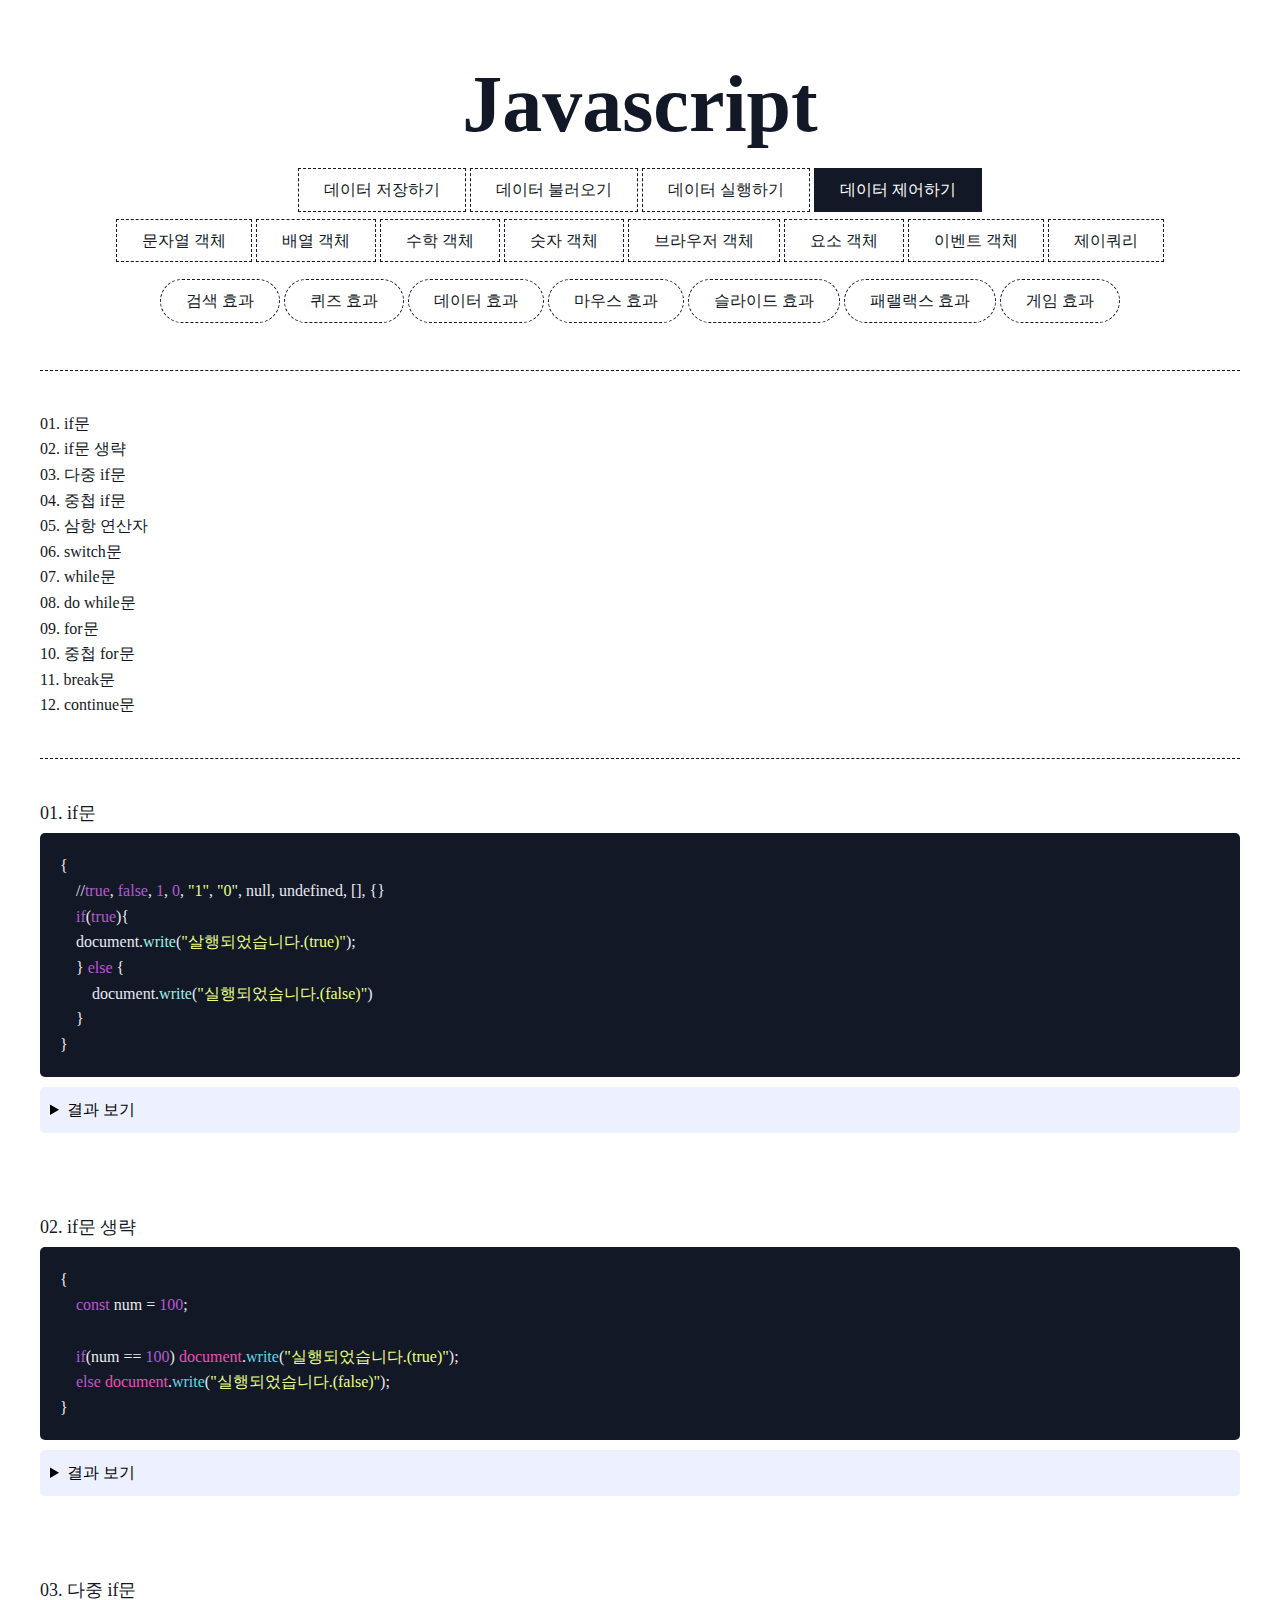
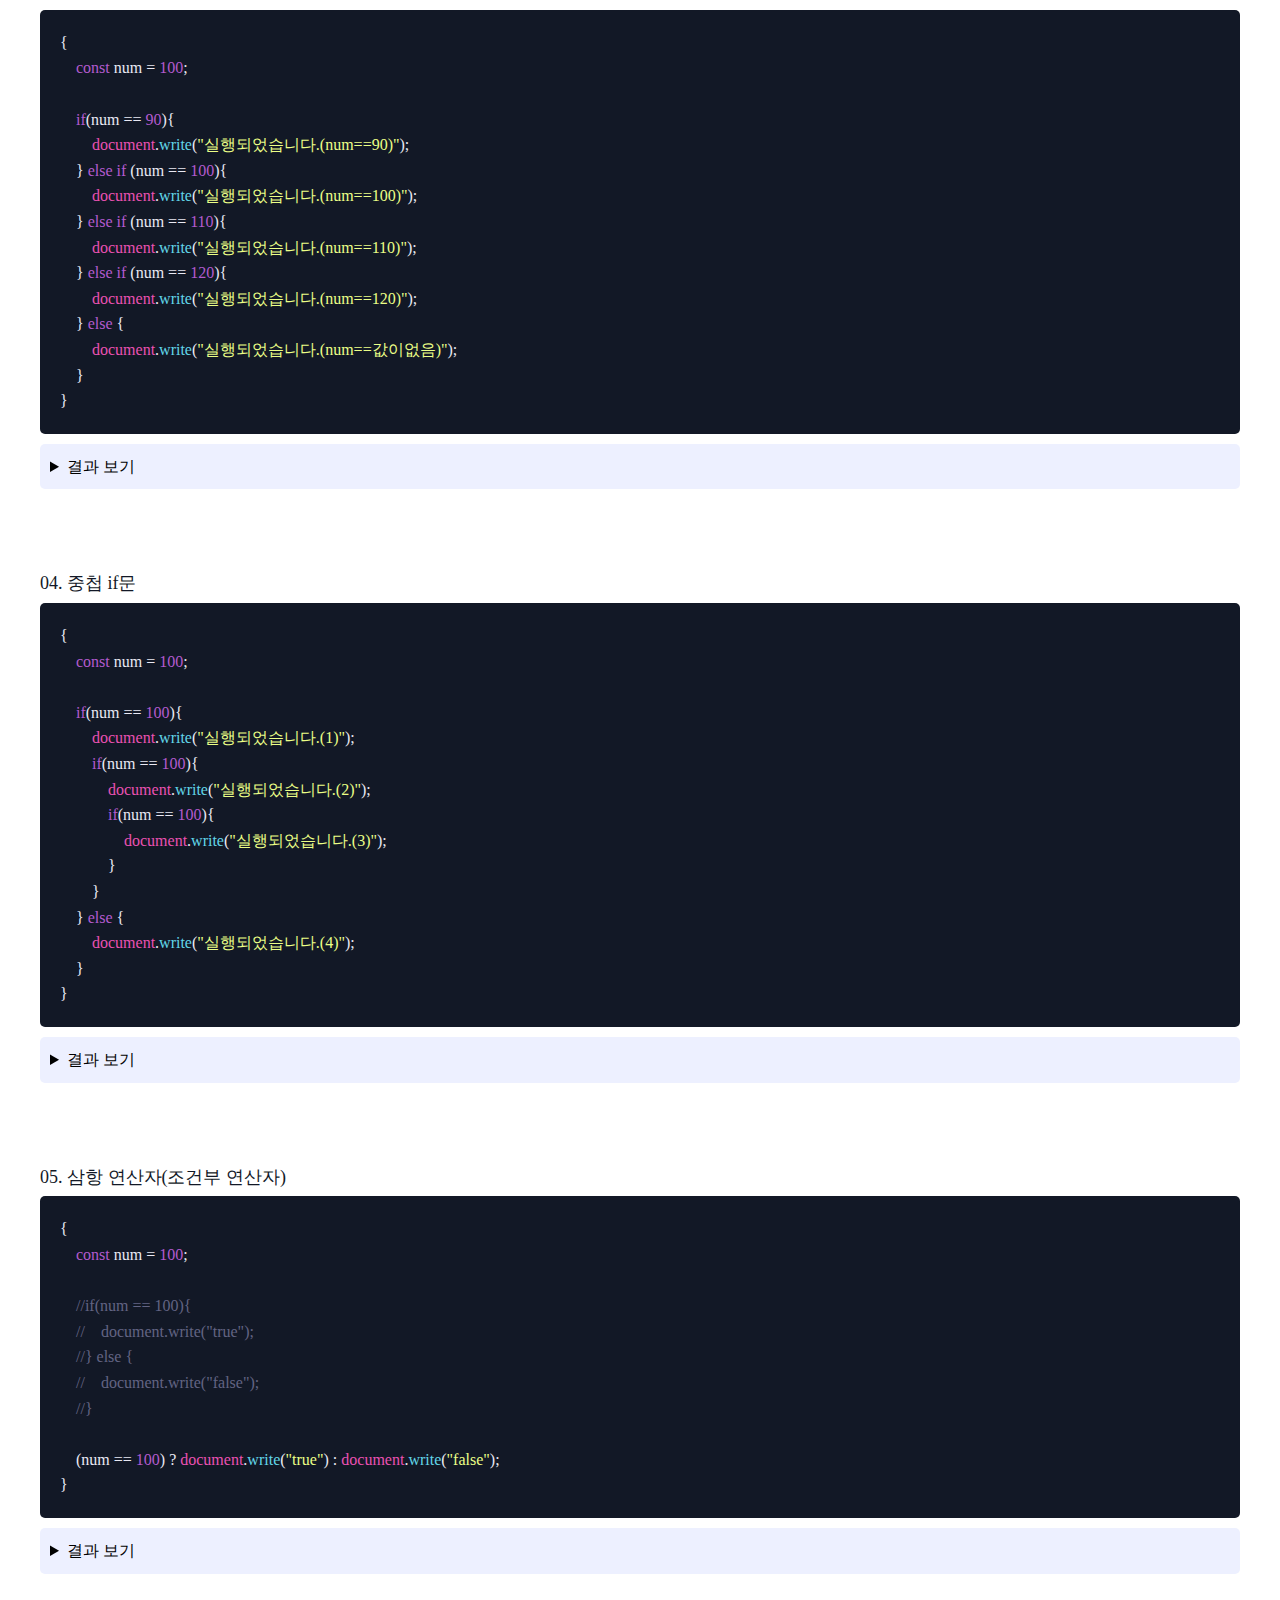
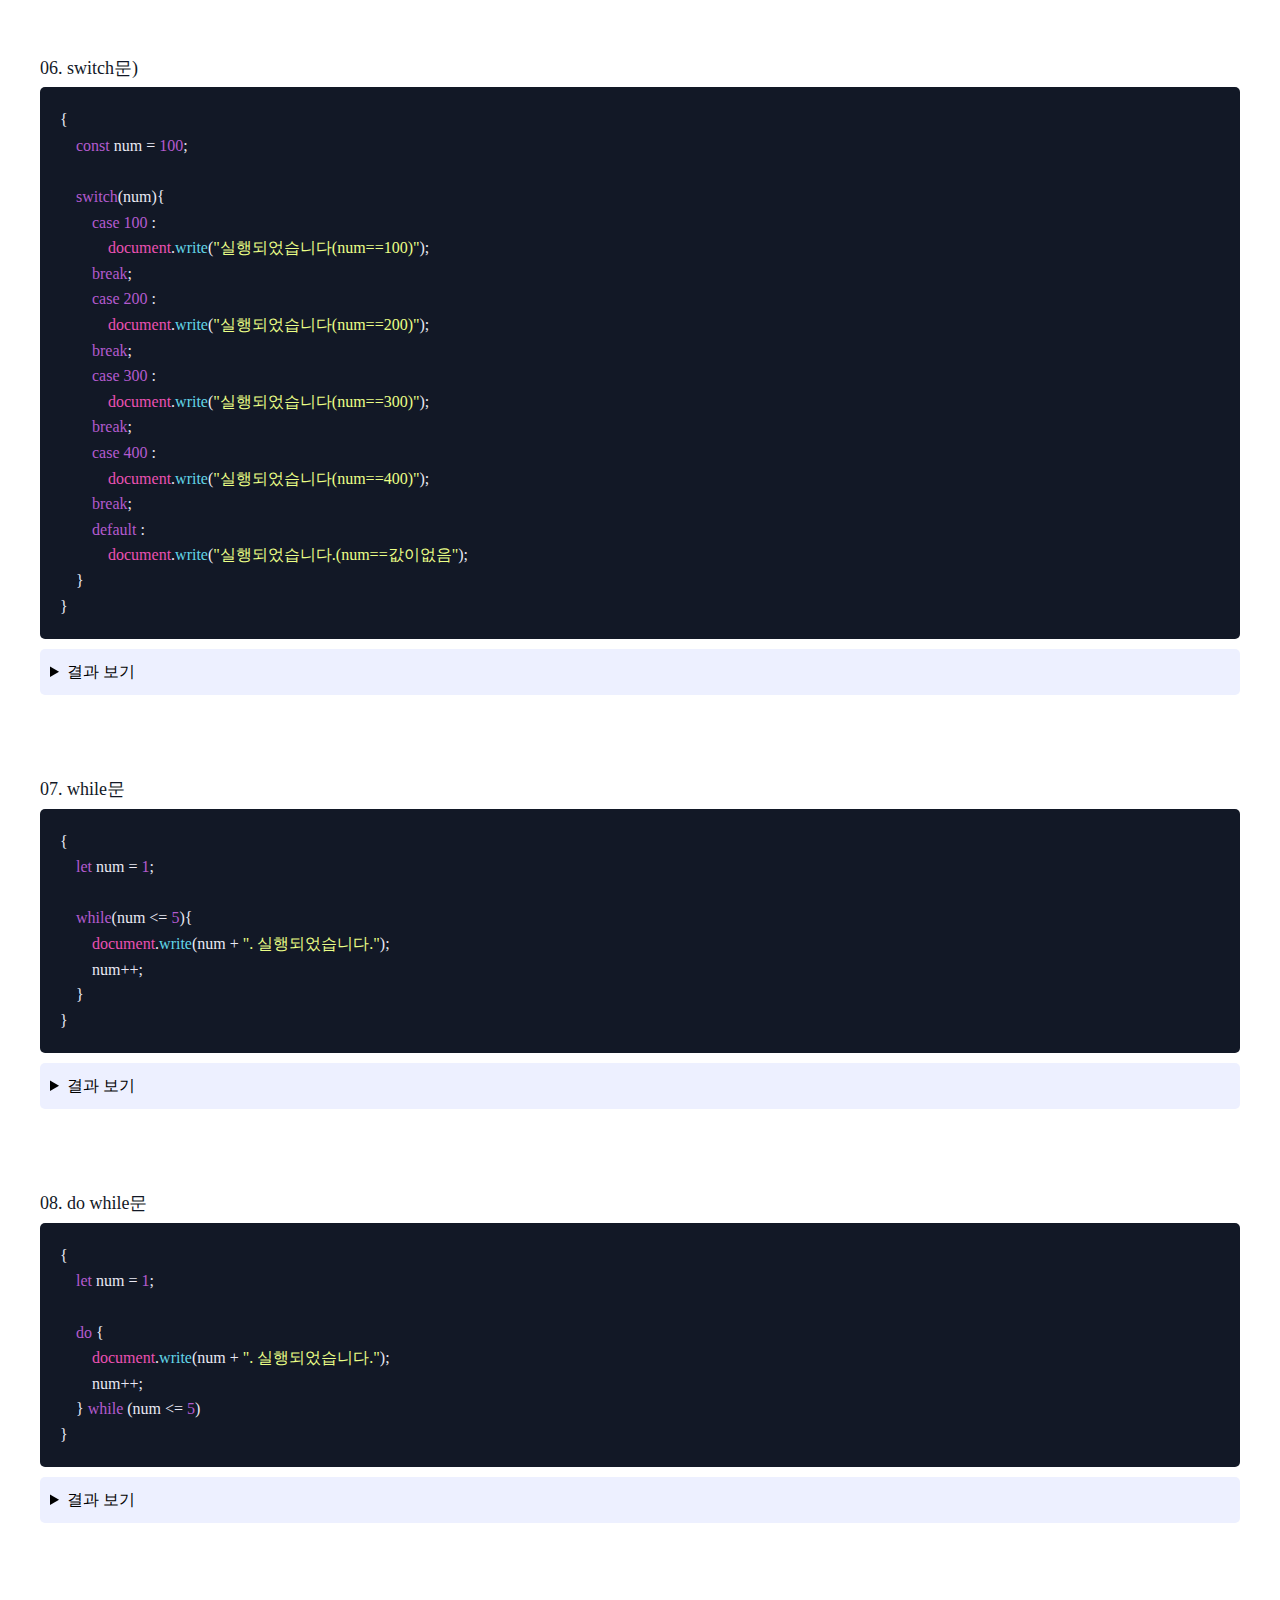
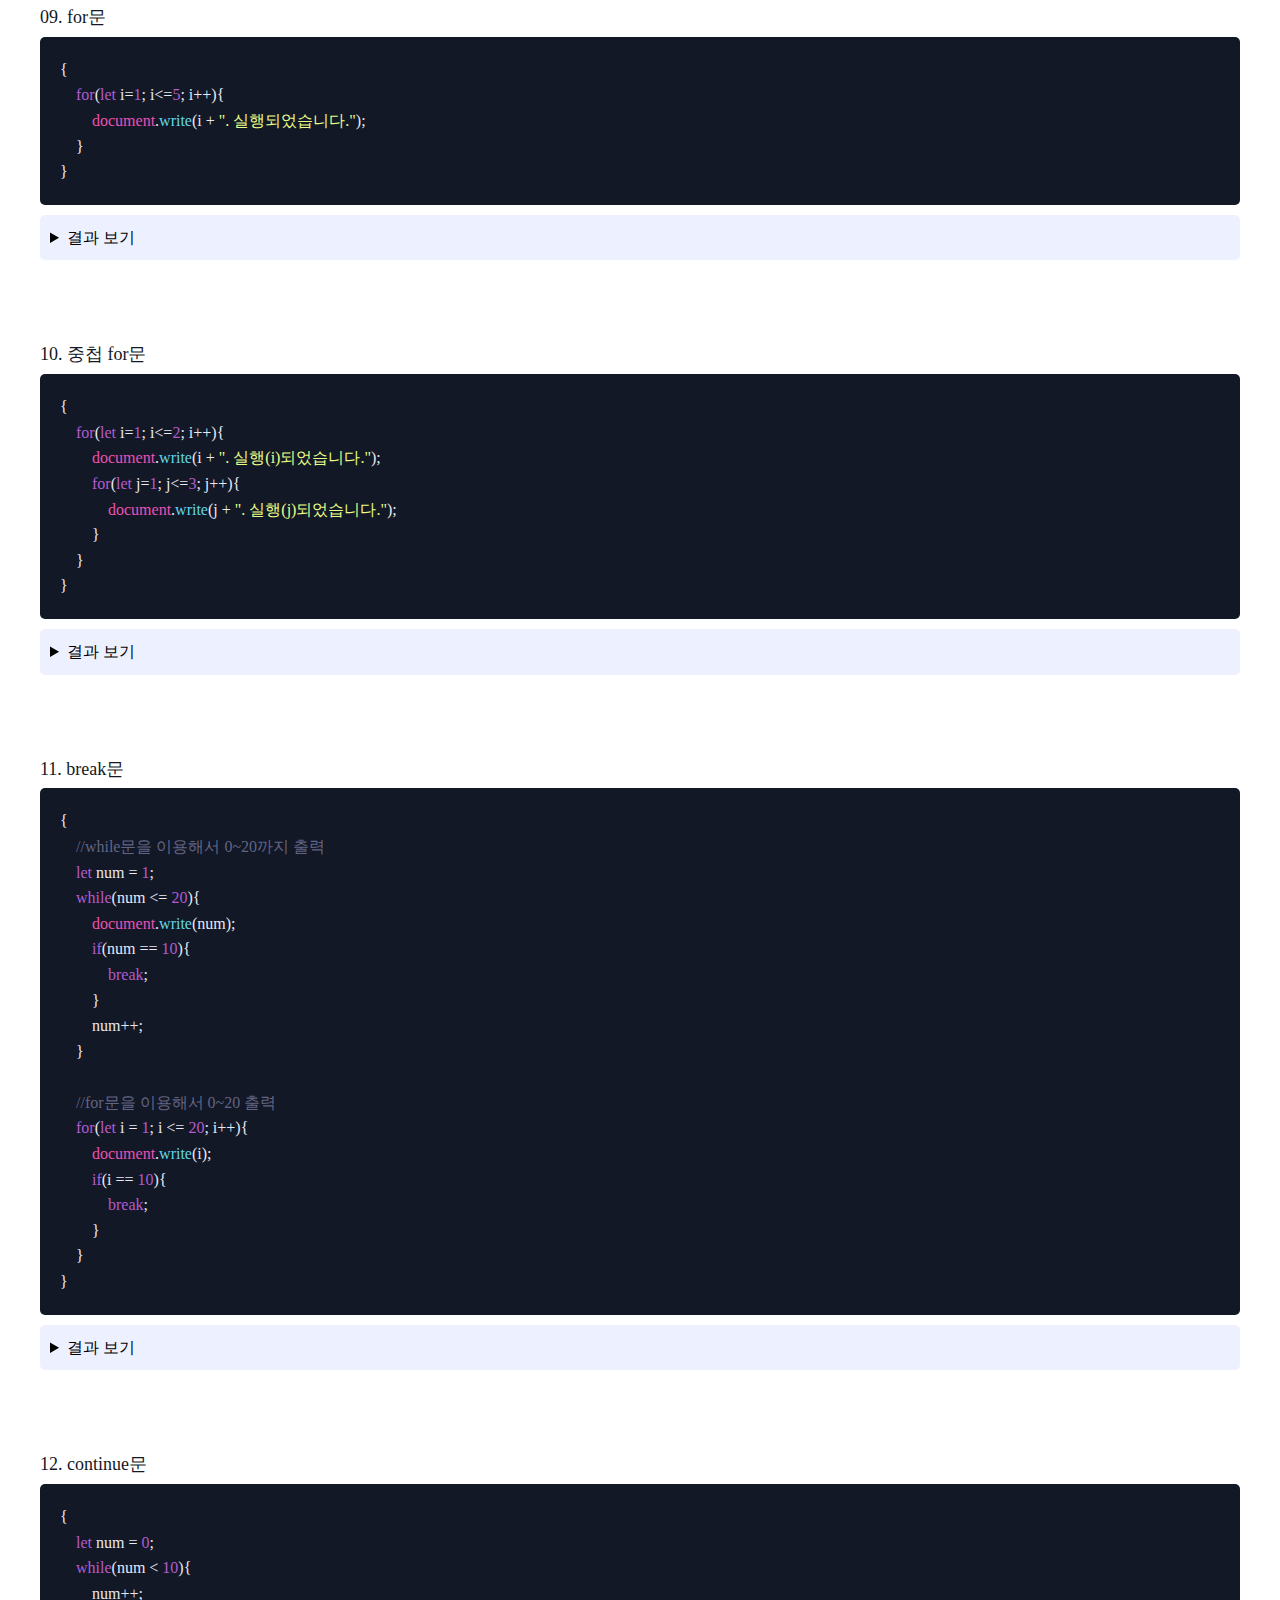
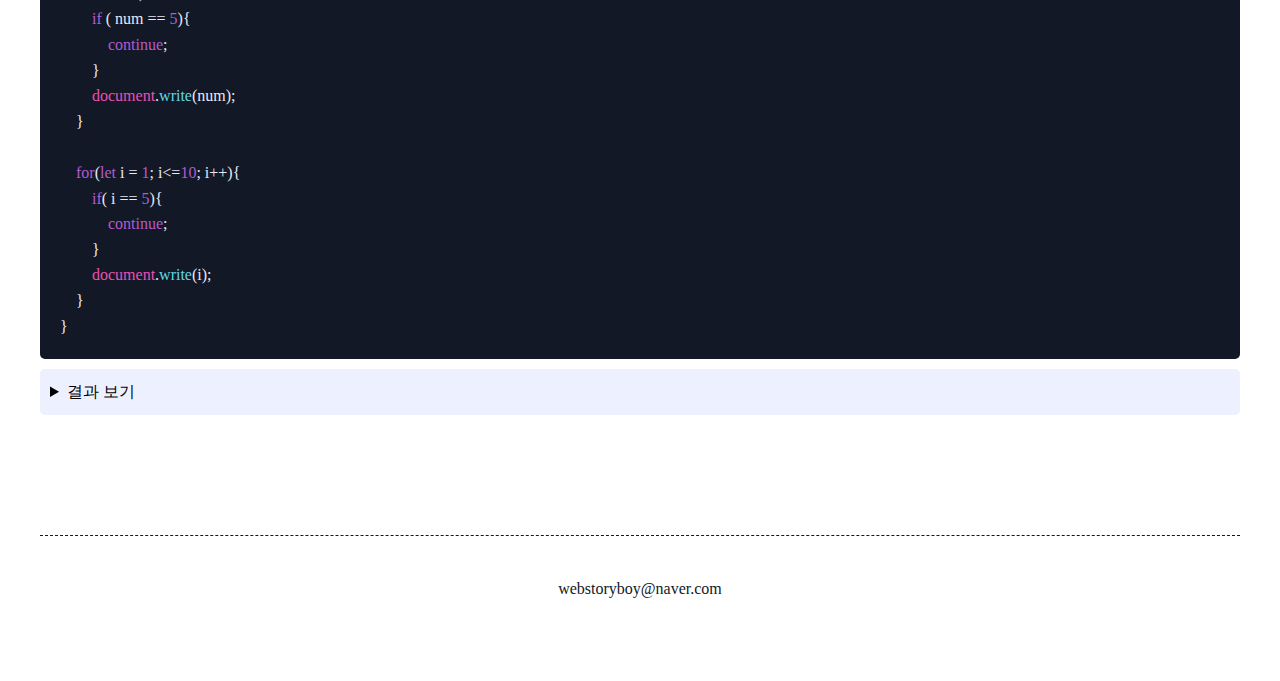
<file: javascript04.html>
<!DOCTYPE html>
<html lang="ko">

<head>
    <meta charset="UTF-8">
    <meta http-equiv="X-UA-Compatible" content="IE=edge">
    <meta name="viewport" content="width=device-width, initial-scale=1.0">
    <title>자바스크립트 : 데이터 제어하기</title>

    <link rel="stylesheet" href="assets/css/style.css">
    <link rel="stylesheet" href="assets/css/dracula.css">
</head>

<body>
    <header id="header">
        <h1><a href="index.html">Javascript</a></h1>
        <nav class="header_nav">
            <ul>
                <li><a href="javascript01.html">데이터 저장하기</a></li>
                <li><a href="javascript02.html">데이터 불러오기</a></li>
                <li><a href="javascript03.html">데이터 실행하기</a></li>
                <li class="active"><a href="javascript04.html">데이터 제어하기</a></li>
            </ul>
            <ul>
                <li><a href="javascript05.html">문자열 객체</a></li>
                <li><a href="javascript06.html">배열 객체</a></li>
                <li><a href="javascript07.html">수학 객체</a></li>
                <li><a href="javascript08.html">숫자 객체</a></li>
                <li><a href="javascript09.html">브라우저 객체</a></li>
                <li><a href="javascript10.html">요소 객체</a></li>
                <li><a href="javascript11.html">이벤트 객체</a></li>
                <li><a href="javascript12.html">제이쿼리</a></li>
            </ul>
            <ul class="effect">
                <li><a href="effect/searchEffect.html">검색 효과</a></li>
                <li><a href="effect/quizEffect.html">퀴즈 효과</a></li>
                <li><a href="effect/dataEffect.html">데이터 효과</a></li>
                <li><a href="effect/mouseEffect.html">마우스 효과</a></li>
                <li><a href="effect/sliderEffect.html">슬라이드 효과</a></li>
                <li><a href="effect/parallaxEffect.html">패랠랙스 효과</a></li>
                <li><a href="effect/gameEffect.html">게임 효과</a></li>
            </ul>
        </nav>
    </header>
    <!-- //header -->

    <main id="main">
        <div class="container">
            <div class="main_menu">
                <ul>
                    <li><a href="#sample1"> 01. if문</a></li>
                    <li><a href="#sample2"> 02. if문 생략</a></li>
                    <li><a href="#sample3"> 03. 다중 if문</a></li>
                    <li><a href="#sample4"> 04. 중첩 if문</a></li>
                    <li><a href="#sample5"> 05. 삼항 연산자</a></li>
                    <li><a href="#sample6"> 06. switch문</a></li>
                    <li><a href="#sample7"> 07. while문</a></li>
                    <li><a href="#sample8"> 08. do while문</a></li>
                    <li><a href="#sample9"> 09. for문</a></li>
                    <li><a href="#sample10"> 10. 중첩 for문</a></li>
                    <li><a href="#sample11"> 11. break문</a></li>
                    <li><a href="#sample12"> 12. continue문</a></li>
                </ul>
            </div>
        <!-- //list -->
        <div class="main_sample">

                <!-- sample01 -->
                <div id="sample01" class="sample">
                    <h3>01. if문</h3>
                    <div class="script">
                        <pre><code lang="language-js">{
    //true, false, 1, 0, "1", "0", null, undefined, [], {}
    if(true){
    document.write("살행되었습니다.(true)"); 
    } else {
        document.write("실행되었습니다.(false)")
    }
}
</code></pre>
                    </div>
                    <div class="result">
                        <details>
                            <summary>결과 보기</summary>
                            <div class="sample01_result">
                            </div>
                        </details>
                    </div>
                </div>
                <!-- sample02 -->
                <div id="sample02" class="sample">
                    <h3>02. if문 생략</h3>
                    <div class="script">
                        <pre><code lang="language-js">{
    const num = 100;

    if(num == 100) document.write("실행되었습니다.(true)");
    else document.write("실행되었습니다.(false)");
}
</code></pre>
                    </div>
                    <div class="result">
                        <details>
                            <summary>결과 보기</summary>
                            <div class="sample02_result">
                            </div>
                        </details>
                    </div>
                </div>
                <!-- sample03 -->
                <div id="sample03" class="sample">
                    <h3>03. 다중 if문</h3>
                    <div class="script">
                        <pre><code lang="language-js">{
    const num = 100;

    if(num == 90){
        document.write("실행되었습니다.(num==90)");
    } else if (num == 100){
        document.write("실행되었습니다.(num==100)");
    } else if (num == 110){
        document.write("실행되었습니다.(num==110)");
    } else if (num == 120){
        document.write("실행되었습니다.(num==120)");
    } else {
        document.write("실행되었습니다.(num==값이없음)");
    }
}
</code></pre>
                    </div>
                    <div class="result">
                        <details>
                            <summary>결과 보기</summary>
                            <div class="sample03_result">
                            </div>
                        </details>
                    </div>
                </div>
                <!-- sample04 -->
                <div id="sample04" class="sample">
                    <h3>04. 중첩 if문</h3>
                    <div class="script">
                        <pre><code lang="language-js">{
    const num = 100;

    if(num == 100){
        document.write("실행되었습니다.(1)");
        if(num == 100){
            document.write("실행되었습니다.(2)");
            if(num == 100){
                document.write("실행되었습니다.(3)");
            }
        }
    } else {
        document.write("실행되었습니다.(4)");
    }
}
</code></pre>
                    </div>
                    <div class="result">
                        <details>
                            <summary>결과 보기</summary>
                            <div class="sample04_result">
                            </div>
                        </details>
                    </div>
                </div>
                <!-- sample05 -->
                <div id="sample05" class="sample">
                    <h3>05. 삼항 연산자(조건부 연산자)</h3>
                    <div class="script">
                        <pre><code lang="language-js">{
    const num = 100;

    //if(num == 100){
    //    document.write("true");
    //} else {
    //    document.write("false");
    //}

    (num == 100) ? document.write("true") : document.write("false");
}
</code></pre>
                    </div>
                    <div class="result">
                        <details>
                            <summary>결과 보기</summary>
                            <div class="sample05_result">
                            </div>
                        </details>
                    </div>
                </div>
                <!-- sample06 -->
                <div id="sample06" class="sample">
                    <h3>06. switch문)</h3>
                    <div class="script">
                        <pre><code lang="language-js">{
    const num = 100;

    switch(num){
        case 100 :
            document.write("실행되었습니다(num==100)");
        break;
        case 200 :
            document.write("실행되었습니다(num==200)");
        break;
        case 300 :
            document.write("실행되었습니다(num==300)");
        break;
        case 400 :
            document.write("실행되었습니다(num==400)");
        break;
        default :
            document.write("실행되었습니다.(num==값이없음");
    }
}
</code></pre>
                    </div>
                    <div class="result">
                        <details>
                            <summary>결과 보기</summary>
                            <div class="sample06_result">
                            </div>
                        </details>
                    </div>
                </div>
                <!-- sample07 -->
                <div id="sample07" class="sample">
                    <h3>07. while문</h3>
                    <div class="script">
                        <pre><code lang="language-js">{
    let num = 1;

    while(num &lt;= 5){
        document.write(num + ". 실행되었습니다.");
        num++;
    }
}
</code></pre>
                    </div>
                    <div class="result">
                        <details>
                            <summary>결과 보기</summary>
                            <div class="sample07_result">
                            </div>
                        </details>
                    </div>
                </div>
                <!-- sample08 -->
                <div id="sample08" class="sample">
                    <h3>08. do while문</h3>
                    <div class="script">
                        <pre><code lang="language-js">{
    let num = 1;

    do {
        document.write(num + ". 실행되었습니다.");
        num++;
    } while (num &lt;= 5)
}
</code></pre>
                    </div>
                    <div class="result">
                        <details>
                            <summary>결과 보기</summary>
                            <div class="sample08_result">
                            </div>
                        </details>
                    </div>
                </div>
                <!-- sample09 -->
                <div id="sample09" class="sample">
                    <h3>09. for문</h3>
                    <div class="script">
                        <pre><code lang="language-js">{
    for(let i=1; i&lt;=5; i++){
        document.write(i + ". 실행되었습니다.");
    }
}
</code></pre>
                    </div>
                    <div class="result">
                        <details>
                            <summary>결과 보기</summary>
                            <div class="sample09_result">
                            </div>
                        </details>
                    </div>
                </div>
                <!-- sample10 -->
                <div id="sample10" class="sample">
                    <h3>10. 중첩 for문</h3>
                    <div class="script">
                        <pre><code lang="language-js">{
    for(let i=1; i&lt;=2; i++){
        document.write(i + ". 실행(i)되었습니다.");
        for(let j=1; j&lt;=3; j++){
            document.write(j + ". 실행(j)되었습니다.");
        }
    }
}
</code></pre>
                    </div>
                    <div class="result">
                        <details>
                            <summary>결과 보기</summary>
                            <div class="sample10_result">
                            </div>
                        </details>
                    </div>
                </div>
                <!-- sample11 -->
                <div id="sample11" class="sample">
                    <h3>11. break문</h3>
                    <div class="script">
                        <pre><code lang="language-js">{
    //while문을 이용해서 0~20까지 출력
    let num = 1;
    while(num &lt;= 20){
        document.write(num);
        if(num == 10){
            break;
        }
        num++;
    }
    
    //for문을 이용해서 0~20 출력
    for(let i = 1; i &lt;= 20; i++){
        document.write(i);
        if(i == 10){
            break;
        }
    }
}
</code></pre>
                    </div>
                    <div class="result">
                        <details>
                            <summary>결과 보기</summary>
                            <div class="sample11_result">
                            </div>
                        </details>
                    </div>
                </div>
                <!-- sample12 -->
                <div id="sample12" class="sample">
                    <h3>12. continue문</h3>
                    <div class="script">
                        <pre><code lang="language-js">{
    let num = 0;
    while(num &lt; 10){
        num++;
        if ( num == 5){
            continue;
        }
        document.write(num);
    }

    for(let i = 1; i&lt;=10; i++){
        if( i == 5){
            continue;
        }
        document.write(i);
    }
}
</code></pre>
                    </div>
                    <div class="result">
                        <details>
                            <summary>결과 보기</summary>
                            <div class="sample12_result">
                            </div>
                        </details>
                    </div>
                </div>

            <!-- // main_sample -->    
        </div>
        <!-- // main_sample -->
    </div>
</main>
<!-- //main -->

<footer id="footer">
    <a href="mailto:webstoryboy@naver.com">webstoryboy@naver.com</a>
</footer>
<!-- //footer -->

<script src="assets/js/highlight.min.js"></script>
<script>
    hljs.highlightAll();
</script>               

    <script>
        //01. if문
        {
            //조건문
            if(true){
               document.querySelector(".sample01_result").innerHTML = "실행되었습니다.(true)"; 
            } else {
                document.querySelector(".sample01_result").innerHTML = "실행되었습니다.(false)"; 
            }
        }

        //02. if문 생략 (중괄호 생략!!!)
        {
            const num = 100;

            if(num == 100) document.querySelector(".sample02_result").innerHTML = "실행되었습니다.(true)";
            else document.querySelector(".sample02_result").innerHTML = "실행되었습니다.(false)";
        }

        //03. 다중 if문
        {
            const num = 100;

            if(num == 90){
                document.querySelector(".sample03_result").innerHTML = "실행되었습니다.(num==90)";
            } else if (num == 100){
                document.querySelector(".sample03_result").innerHTML = "실행되었습니다.(num==100)";
            } else if (num == 110){
                document.querySelector(".sample03_result").innerHTML = "실행되었습니다.(num==110)";
            } else if (num == 120){
                document.querySelector(".sample03_result").innerHTML = "실행되었습니다.(num==120)";
            } else {
                document.querySelector(".sample03_result").innerHTML = "실행되었습니다.(num==값이없음)";
            }
        }

        //04. 중첩 if문
        {
            const num = 100;

            if(num == 100){
                document.querySelector(".sample04_result").innerHTML = "실행되었습니다.(1)<br>";
                if(num == 100){
                    document.querySelector(".sample04_result").innerHTML += "실행되었습니다.(2)<br>";
                    if(num == 100){
                        document.querySelector(".sample04_result").innerHTML += "실행되었습니다.(3)";
                    }
                }
            } else {
                document.querySelector(".sample04_result").innerHTML = "실행되었습니다.(4)";
            }
        }
        //05. 삼항 연산자(조건부 연산자)
        {
            const num = 100;

            // if(num == 100){
            //     document.querySelector(".result5").innerHTML = "true<br>";
            // } else {
            //     document.querySelector(".result5").innerHTML = "false<br>";
            // }

            (num == 100) ? document.querySelector(".sample05_result").innerHTML += "true" : document.querySelector(".result5").innerHTML += "false";
        }

        //06. switch문
        {
            const num = 100;

            switch(num){
                case 100 :
                    document.querySelector(".sample06_result").innerHTML = "실행되었습니다(num==100)";
                break;
                case 200 :
                    document.querySelector(".sample06_result").innerHTML = "실행되었습니다(num==200)";
                break;
                case 300 :
                    document.querySelector(".sample06_result").innerHTML = "실행되었습니다(num==300)";
                break;
                case 400 :
                    document.querySelector(".sample06_result").innerHTML = "실행되었습니다(num==400)";
                break;
                default :
                    document.querySelector(".sample06_result").innerHTML = "실행되었습니다(num==값이없음)";
            }
        }

        //07. while문
        {
            let num = 1;

            while(num <= 5){
                document.querySelector(".sample07_result").innerHTML += num + ". 실행되었습니다." + "<br>";
                num++;
            }
        }

        //08. do while문
        {
            let num = 1;
            
            do {
                document.querySelector(".sample08_result").innerHTML += num + ". 실행되었습니다.<br>";
                num++;
            } while (num <= 5)
        }

        //09. for문
        {
            for(let i=1; i<=5; i++){
                document.querySelector(".sample09_result").innerHTML += i + ". 실행되었습니다.<br>";
            }
        }

        //10. 중첩 for문
        {
            for(let i=1; i<=2; i++){
                document.querySelector(".sample10_result").innerHTML += i + ". 실행(i)되었습니다.<br><br>";
                for(let j=1; j<=3; j++){
                    document.querySelector(".sample10_result").innerHTML += j + ". 실행(j)되었습니다.<br>";
                }
                if(i!=2){
                    document.querySelector(".sample10_result").innerHTML += "<br>";
                }
            }
        }

        //11. break문
        {
            //while문을 이용해서 0~20까지 출력
            let num = 1;
            while(num <= 20){
                document.querySelector(".sample11_result").innerHTML += num + " ";
                if(num == 10){
                    break;
                }
                num++;
            }

            document.querySelector(".sample11_result").innerHTML += "<br>";
        
            //for문을 이용해서 0~20 출력
            for(let i = 1; i <= 20; i++){
                
                document.querySelector(".sample11_result").innerHTML += i + " ";
                if(i == 10){
                    break;
                }
            }
        }

        //12. continue문
        {
            //while문을 이용해서 1~10까지 출력
            let num = 0;
            while(num < 10){
                num++;
                if ( num == 5){
                    continue;
                }
                document.querySelector(".sample12_result").innerHTML += num + " ";
            }

            document.querySelector(".sample12_result").innerHTML += "<br>";


            //for문을 이용해서 1~10까지 출력
            for(let i = 1; i<=10; i++){
                if( i == 5){
                    continue;
                }
                document.querySelector(".sample12_result").innerHTML += i + " ";
            }
        }
    </script>
</body>

</html>
</file>
<file: assets/css/style.css>
/* 웹폰트 */
@import url('https://webfontworld.github.io/NexonLv1Gothic/NexonLv1Gothic.css');
@import url('https://webfontworld.github.io/gmarket/GmarketSans.css');

/* 여백 초기화 */
* {
    margin: 0;
    padding: 0;
    font-family: 'NexonLv1Gothic';
    font-size: 16px;
    line-height: 1.6;
}

/* 링크 초기화 */
a {
    text-decoration: none;
    color: #121826;
}

/* 목록 초기화 */
li {
    list-style: none;
}

/* 제목 초기화 */
h1, h2, h3, h4, h5, h6 {
    font-weight: normal;
}

/* 모든 페이지 레이아웃 */
body {
    padding: 40px;
}
#header {
    border-bottom: 1px dashed #121826;
    padding-bottom: 40px;
}
#main {
    padding: 40px 0;
    border-bottom: 1px dashed #121826;
}
#footer {
    padding: 40px 0;
    text-align: center;
}
#footer a:hover {
    text-decoration: underline;
}

/* container */
.container {
    width: 100%;
    max-width: 1400px;
    margin: 0 auto;
}

/* 헤더 영역 */
#header h1 {
    text-align: center;
}
#header h1 a {
    font-size: 80px;
    font-weight: 700;
    color: #121826;
    font-family: 'NexonLv1Gothic';
}
.header_nav {
    text-align: center;
}
.header_nav ul li {
    display: inline;
}
.header_nav ul li.active a {
    background-color: #121826;
    color: #fff;
}
.header_nav ul li a {
    border: 1px dashed #121826;
    padding: 8px 25px;
    display: inline-block;
    margin-bottom: 7px;
    color: #121826;
    font-weight: 500;
    font-family: 'GmarketSans';
}
.header_nav ul li a:hover {
    background-color: #121826;
    color: #fff;
}
.header_nav .study {
    margin-top: 10px;
}
.header_nav .study li a {
    border-radius: 50px;
    padding: 6px 30px;
    background-color: #121826;
    color: #fff;
}
.header_nav .effect {
    margin-top: 10px;
}
.header_nav .effect li a {
    border-radius: 40px;
}

/* 메인 샘플 */
.main_sample {
    margin-top: 40px;
    border-top: 1px dashed #121826;
    padding-top: 40px;
}
.main_sample h3 {
    font-size: 18px;
    margin-bottom: 5px;
    color: #121826;
} 
.main_sample p {
    margin-bottom: 10px;
    color: #121826;
}
.main_sample .result {
    margin-bottom: 80px;
    margin-top: 10px;
    background: #edf0ff;
    padding: 10px;
    border-radius: 5px;
}

/* intro_menu */
.intro_menu {
    position: absolute;
    left: 10px;
    top: 10px;
    backdrop-filter: blur(10px);
    background: #121826;
    padding: 1vw;
    border-radius: 10px;
    color: #3e0d59;
}
.intro_menu li {
    font-size: 16px;
}
.intro_menu li a {
    color: #3e0d59;
    font-size: 16px;
}
.intro_menu li a:hover {
    text-decoration: underline;
}
@media (max-width: 600px){
    .intro_menu {
        width: 90%;
        padding: 14px;
    }
    .intro_menu li {
        font-size: 16px;
    }
    .intro_menu li a {
        font-size: 16px;
    }
}


/* sample */
.sample {
    margin-bottom: 80px;
}
.sample .table {
    margin-bottom: 10px;
}
.sample .table table {
    width: 100%;
    border: 1px solid #e6e6e6;
    text-align: center;
}
.sample .table table tr th {
    font-weight: normal;
    background-color: #f5f5f5;
    padding: 3px;
}
.sample .table table tr td {
    border: 1px solid #e6e6e6;
    padding: 6px;
}
.sample .table table tr td[class*="_P"] {
    color: #fff;
}
.sample .table table tr td[class*="_P"]:hover {
    color: #121826;
    cursor: help;
}
.sample .table.left tr td {
    text-align: left;
}
.sample .table.left .ce {
    text-align: center;
}
.sample .box {
    background: #f5f5f5;
    padding: 10px;
    border-radius: 5px;
    margin-bottom: 10px;
    color: #666;
}
.sample .view {
    border: 1px solid #e6e6e6;
    padding: 30px 20px 20px 20px;
}
.sample .blue {
    background-color: #e3f0ff;
    padding: 12px 20px 10px 20px;
    border-radius: 5px 5px 0 0;
    margin-bottom: 0;
    border: 1px solid #e6e6e6;
    border-bottom: 0;
    color: #666;
}
.sample .sbox {
    width: 400px;
    height: 200px;
    background-color: #a2cbfa;
    border: 1px solid #4390e1;
    padding: 20px;
    position: relative;
    display: flex;
    align-items: center;
    justify-content: center;
    margin: 20px auto;
    text-align: center;
    color: #fff;
}
.sample .sbox::after {
    content: '';
    width: 480px;
    height: 280px;
    border: 1px dashed #4390e1;
    position: absolute;
    left: -21px;
    top: -21px;
}
.sample .sbox::before {
    content: '';
    width: 398px;
    height: 198px;
    border: 1px dashed #4390e1;
    position: absolute;
    left: 20px;
    top: 20px;
}
.sample .sResult {
    text-align: center;
    padding-top: 10px;
}
.sample .button {
    border: 1px solid #e6e6e6;
    border-top: 0;
    padding: 20px;
}
.sample .button a {
    border: 1px solid #4390e1;
    color: #4390e1;
    border-radius: 40px;
    padding: 10px 25px;
    display: inline-block;
    margin: 5px;
}
.sample .button a:hover {
    background-color: #4390e1;
    color: #fff;
}


@media (max-width: 800px){
    .sample .table {
        overflow-x: scroll;
    }
    .sample .table table {
        width: 780px;
    }
    .sample .table table tr td[class*="_P"] {
        color: #000;
    }
}

/* 티스토리용 문서 */
.document i {
    font-style: normal;
    position: relative;
}
.document i::before {
    content: '';
    background-color: #0242f136;
    width: 100%;
    height: 10px;
    position: absolute;
    left: 0;
    bottom: 0;
    border-radius: 20px;
}
.document hr {
    border: 0;
    border-top: 1px dashed #dcdcdc;
    margin-top: 45px;
}
.document .t_tit {
    font-size: 30px;
    line-height: 1.6;
    margin-bottom: 5px;
    font-weight: 400;
}
.document .t_tit2 {
    font-size: 22px;
    line-height: 1.6;
    margin-top: 50px;
    margin-bottom: 5px;
    font-weight: 400;
}
.document .t_tit3 {
    font-size: 16px;
    line-height: 1.6;
    margin-top: 5px;
    margin-bottom: 5px;
    font-weight: 400;
}
.document .t_desc {
    font-size: 16px;
    line-height: 1.6;
    color: #666;
    margin-bottom: 10px !important;
}
.document .t_desc2 {
    font-size: 16px;
    line-height: 1.6;
    color: #666;
    margin-bottom: 10px !important;
    padding: 15px 20px !important;
    border-left: 4px solid #000;
    background-color: #f9f9f9;
}
.document .t_box {
    padding: 20px !important;
    background-color: #f9f9f9;
    margin-bottom: 10px;
    color: #666;
    border-radius: 5px;
}
.document .t_table {
    border: 1px solid #dcdcdc;
    width: 100%;
    border-spacing: 0;
    border-collapse: collapse;
}
.document .t_table tr th {
    background-color: #f9f9f9;
}
.document .t_table tr th,
.document .t_table tr td {
    border: 1px solid #dcdcdc;
    font-weight: normal;
    padding: 8px 10px;
    color: #666;
}
.document .t_table .ce {
    text-align: center;
}
.document .t_iframe {
    position: relative;
    padding-top: 56%;
    width: 100%;
    height: 0;
}
.document .t_iframe iframe {
    border: 1px solid rgba(0,0,0,0.1);
    position: absolute;
    top: 0;
    left: 0;
    width: 100%;
    height: 100%;
}
.document .t_link a {
    display: block;
    width: 200px;
    background: #f5f5f5;
    margin: 40px auto;
    border-radius: 5px;
    text-align: center;
    padding: 10px;
    transition: all 0.3s;
}
.document .t_link a:hover {
    background: #d6d6d6;
}



@media (max-width: 800px){
    body {
        padding: 20px;
    }
}
</file>
<file: assets/css/dracula.css>
pre {
    height: 100%;
}
pre code.hljs {
    display: block;
    overflow-x: auto;
    padding: 20px;
    font-family: 'NexonLv1Gothic';
    line-height: 1.6;
    /* margin-bottom: 20px; */
    border-radius: 5px;
    height: 100%;
}

code.hljs {
    padding: 3px 5px
}

.hljs {
    color: #e9e9f4;
    background: #121826;
}

.hljs ::selection,
.hljs::selection {
    background-color: #4d4f68;
    color: #e9e9f4
}

.hljs-comment {
    color: #626483
}

.hljs-tag {
    color: #62d6e8
}

.hljs-operator,
.hljs-punctuation,
.hljs-subst {
    color: #e9e9f4
}

.hljs-operator {
    opacity: .7
}

.hljs-bullet,
.hljs-deletion,
.hljs-name,
.hljs-selector-tag,
.hljs-template-variable,
.hljs-variable {
    color: #ea51b2
}

.hljs-attr,
.hljs-link,
.hljs-literal,
.hljs-number,
.hljs-symbol,
.hljs-variable.constant_ {
    color: #b45bcf
}

.hljs-class .hljs-title,
.hljs-title,
.hljs-title.class_ {
    color: #00f769
}

.hljs-strong {
    font-weight: 700;
    color: #00f769
}

.hljs-addition,
.hljs-code,
.hljs-string,
.hljs-title.class_.inherited__ {
    color: #ebff87
}

.hljs-built_in,
.hljs-doctag,
.hljs-keyword.hljs-atrule,
.hljs-quote,
.hljs-regexp {
    color: #a1efe4
}

.hljs-attribute,
.hljs-function .hljs-title,
.hljs-section,
.hljs-title.function_,
.ruby .hljs-property {
    color: #62d6e8
}

.diff .hljs-meta,
.hljs-keyword,
.hljs-template-tag,
.hljs-type {
    color: #b45bcf
}

.hljs-emphasis {
    color: #b45bcf;
    font-style: italic
}

.hljs-meta,
.hljs-meta .hljs-keyword,
.hljs-meta .hljs-string {
    color: #00f769
}

.hljs-meta .hljs-keyword,
.hljs-meta-keyword {
    font-weight: 700
}
</file>
